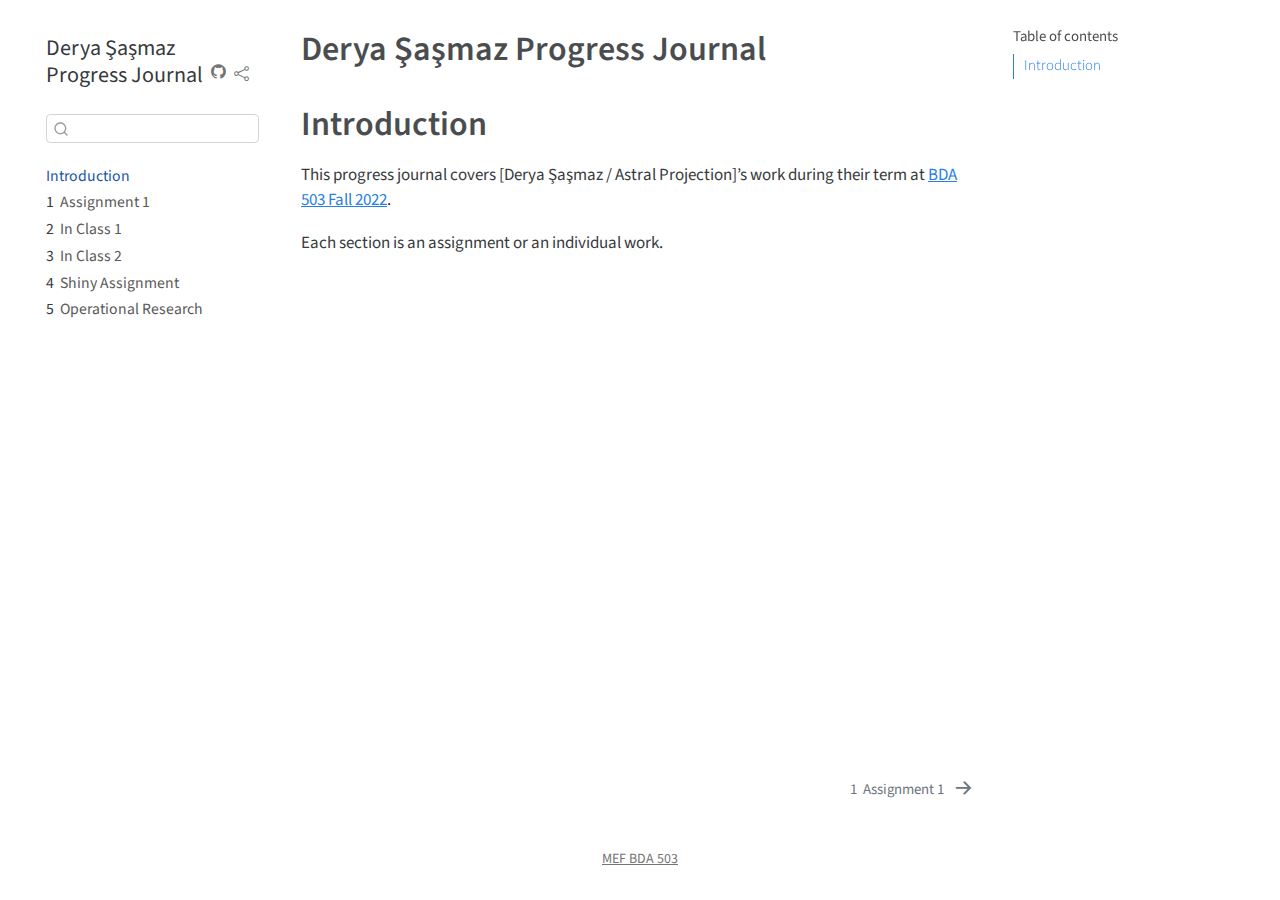
<file: docs/index.html>
<!DOCTYPE html>
<html xmlns="http://www.w3.org/1999/xhtml" lang="en" xml:lang="en"><head>

<meta charset="utf-8">
<meta name="generator" content="quarto-1.3.450">

<meta name="viewport" content="width=device-width, initial-scale=1.0, user-scalable=yes">


<title>Derya Şaşmaz Progress Journal</title>
<style>
code{white-space: pre-wrap;}
span.smallcaps{font-variant: small-caps;}
div.columns{display: flex; gap: min(4vw, 1.5em);}
div.column{flex: auto; overflow-x: auto;}
div.hanging-indent{margin-left: 1.5em; text-indent: -1.5em;}
ul.task-list{list-style: none;}
ul.task-list li input[type="checkbox"] {
  width: 0.8em;
  margin: 0 0.8em 0.2em -1em; /* quarto-specific, see https://github.com/quarto-dev/quarto-cli/issues/4556 */ 
  vertical-align: middle;
}
</style>


<script src="site_libs/quarto-nav/quarto-nav.js"></script>
<script src="site_libs/quarto-nav/headroom.min.js"></script>
<script src="site_libs/clipboard/clipboard.min.js"></script>
<script src="site_libs/quarto-search/autocomplete.umd.js"></script>
<script src="site_libs/quarto-search/fuse.min.js"></script>
<script src="site_libs/quarto-search/quarto-search.js"></script>
<meta name="quarto:offset" content="./">
<link href="./assignment1.html" rel="next">
<script src="site_libs/quarto-html/quarto.js"></script>
<script src="site_libs/quarto-html/popper.min.js"></script>
<script src="site_libs/quarto-html/tippy.umd.min.js"></script>
<script src="site_libs/quarto-html/anchor.min.js"></script>
<link href="site_libs/quarto-html/tippy.css" rel="stylesheet">
<link href="site_libs/quarto-html/quarto-syntax-highlighting.css" rel="stylesheet" id="quarto-text-highlighting-styles">
<script src="site_libs/bootstrap/bootstrap.min.js"></script>
<link href="site_libs/bootstrap/bootstrap-icons.css" rel="stylesheet">
<link href="site_libs/bootstrap/bootstrap.min.css" rel="stylesheet" id="quarto-bootstrap" data-mode="light">
<script id="quarto-search-options" type="application/json">{
  "location": "sidebar",
  "copy-button": false,
  "collapse-after": 3,
  "panel-placement": "start",
  "type": "textbox",
  "limit": 20,
  "language": {
    "search-no-results-text": "No results",
    "search-matching-documents-text": "matching documents",
    "search-copy-link-title": "Copy link to search",
    "search-hide-matches-text": "Hide additional matches",
    "search-more-match-text": "more match in this document",
    "search-more-matches-text": "more matches in this document",
    "search-clear-button-title": "Clear",
    "search-detached-cancel-button-title": "Cancel",
    "search-submit-button-title": "Submit",
    "search-label": "Search"
  }
}</script>


</head>

<body class="nav-sidebar floating">

<div id="quarto-search-results"></div>
  <header id="quarto-header" class="headroom fixed-top">
  <nav class="quarto-secondary-nav">
    <div class="container-fluid d-flex">
      <button type="button" class="quarto-btn-toggle btn" data-bs-toggle="collapse" data-bs-target="#quarto-sidebar,#quarto-sidebar-glass" aria-controls="quarto-sidebar" aria-expanded="false" aria-label="Toggle sidebar navigation" onclick="if (window.quartoToggleHeadroom) { window.quartoToggleHeadroom(); }">
        <i class="bi bi-layout-text-sidebar-reverse"></i>
      </button>
      <nav class="quarto-page-breadcrumbs" aria-label="breadcrumb"><ol class="breadcrumb"><li class="breadcrumb-item"><a href="./index.html">Introduction</a></li></ol></nav>
      <a class="flex-grow-1" role="button" data-bs-toggle="collapse" data-bs-target="#quarto-sidebar,#quarto-sidebar-glass" aria-controls="quarto-sidebar" aria-expanded="false" aria-label="Toggle sidebar navigation" onclick="if (window.quartoToggleHeadroom) { window.quartoToggleHeadroom(); }">      
      </a>
      <button type="button" class="btn quarto-search-button" aria-label="" onclick="window.quartoOpenSearch();">
        <i class="bi bi-search"></i>
      </button>
    </div>
  </nav>
</header>
<!-- content -->
<div id="quarto-content" class="quarto-container page-columns page-rows-contents page-layout-article">
<!-- sidebar -->
  <nav id="quarto-sidebar" class="sidebar collapse collapse-horizontal sidebar-navigation floating overflow-auto">
    <div class="pt-lg-2 mt-2 text-left sidebar-header">
    <div class="sidebar-title mb-0 py-0">
      <a href="./">Derya Şaşmaz Progress Journal</a> 
        <div class="sidebar-tools-main">
    <a href="https://github.com/pjournal/mef07-sasmazd" rel="" title="Source Code" class="quarto-navigation-tool px-1" aria-label="Source Code"><i class="bi bi-github"></i></a>
    <div class="dropdown">
      <a href="" title="Share" id="quarto-navigation-tool-dropdown-0" class="quarto-navigation-tool dropdown-toggle px-1" data-bs-toggle="dropdown" aria-expanded="false" aria-label="Share"><i class="bi bi-share"></i></a>
      <ul class="dropdown-menu" aria-labelledby="quarto-navigation-tool-dropdown-0">
          <li>
            <a class="dropdown-item sidebar-tools-main-item" href="https://twitter.com/intent/tweet?url=|url|">
              <i class="bi bi-bi-twitter pe-1"></i>
            Twitter
            </a>
          </li>
          <li>
            <a class="dropdown-item sidebar-tools-main-item" href="https://www.facebook.com/sharer/sharer.php?u=|url|">
              <i class="bi bi-bi-facebook pe-1"></i>
            Facebook
            </a>
          </li>
      </ul>
    </div>
</div>
    </div>
      </div>
        <div class="mt-2 flex-shrink-0 align-items-center">
        <div class="sidebar-search">
        <div id="quarto-search" class="" title="Search"></div>
        </div>
        </div>
    <div class="sidebar-menu-container"> 
    <ul class="list-unstyled mt-1">
        <li class="sidebar-item">
  <div class="sidebar-item-container"> 
  <a href="./index.html" class="sidebar-item-text sidebar-link active">
 <span class="menu-text">Introduction</span></a>
  </div>
</li>
        <li class="sidebar-item">
  <div class="sidebar-item-container"> 
  <a href="./assignment1.html" class="sidebar-item-text sidebar-link">
 <span class="menu-text"><span class="chapter-number">1</span>&nbsp; <span class="chapter-title">Assignment 1</span></span></a>
  </div>
</li>
        <li class="sidebar-item">
  <div class="sidebar-item-container"> 
  <a href="./inClass.html" class="sidebar-item-text sidebar-link">
 <span class="menu-text"><span class="chapter-number">2</span>&nbsp; <span class="chapter-title">In Class 1</span></span></a>
  </div>
</li>
        <li class="sidebar-item">
  <div class="sidebar-item-container"> 
  <a href="./inClass2.html" class="sidebar-item-text sidebar-link">
 <span class="menu-text"><span class="chapter-number">3</span>&nbsp; <span class="chapter-title">In Class 2</span></span></a>
  </div>
</li>
        <li class="sidebar-item">
  <div class="sidebar-item-container"> 
  <a href="./assignment_shiny.html" class="sidebar-item-text sidebar-link">
 <span class="menu-text"><span class="chapter-number">4</span>&nbsp; <span class="chapter-title">Shiny Assignment</span></span></a>
  </div>
</li>
        <li class="sidebar-item">
  <div class="sidebar-item-container"> 
  <a href="./OR.html" class="sidebar-item-text sidebar-link">
 <span class="menu-text"><span class="chapter-number">5</span>&nbsp; <span class="chapter-title">Operational Research</span></span></a>
  </div>
</li>
    </ul>
    </div>
</nav>
<div id="quarto-sidebar-glass" data-bs-toggle="collapse" data-bs-target="#quarto-sidebar,#quarto-sidebar-glass"></div>
<!-- margin-sidebar -->
    <div id="quarto-margin-sidebar" class="sidebar margin-sidebar">
        <nav id="TOC" role="doc-toc" class="toc-active">
    <h2 id="toc-title">Table of contents</h2>
   
  <ul>
  <li><a href="#introduction" id="toc-introduction" class="nav-link active" data-scroll-target="#introduction">Introduction</a></li>
  </ul>
</nav>
    </div>
<!-- main -->
<main class="content" id="quarto-document-content">

<header id="title-block-header" class="quarto-title-block default">
<div class="quarto-title">
<h1 class="title">Derya Şaşmaz Progress Journal</h1>
</div>



<div class="quarto-title-meta">

    
  
    
  </div>
  

</header>

<section id="introduction" class="level1 unnumbered">
<h1 class="unnumbered">Introduction</h1>
<!-- DO NOT TOUCH THIS PART EXCEPT FILLING YOUR OR YOUR GROUP's NAME -->
<p>This progress journal covers [Derya Şaşmaz / Astral Projection]’s work during their term at <a href="https://mef-bda503.github.io/fall22/">BDA 503 Fall 2022</a>.</p>
<p>Each section is an assignment or an individual work.</p>
<!-- IF THIS IS A GROUP UNCOMMENT BELOW -->
<!-- # Group Members

+ [Member 1](Member 1's Progress Journal URL with https://)  
+ [Member 2](Member 2's Progress Journal URL with https://)
+ [Member 3](Member 3's Progress Journal URL with https://)

# Group Project Details

Our group project is [PROJECT NAME]. [SHORT DESCRIPTION] -->


</section>

</main> <!-- /main -->
<script id="quarto-html-after-body" type="application/javascript">
window.document.addEventListener("DOMContentLoaded", function (event) {
  const toggleBodyColorMode = (bsSheetEl) => {
    const mode = bsSheetEl.getAttribute("data-mode");
    const bodyEl = window.document.querySelector("body");
    if (mode === "dark") {
      bodyEl.classList.add("quarto-dark");
      bodyEl.classList.remove("quarto-light");
    } else {
      bodyEl.classList.add("quarto-light");
      bodyEl.classList.remove("quarto-dark");
    }
  }
  const toggleBodyColorPrimary = () => {
    const bsSheetEl = window.document.querySelector("link#quarto-bootstrap");
    if (bsSheetEl) {
      toggleBodyColorMode(bsSheetEl);
    }
  }
  toggleBodyColorPrimary();  
  const icon = "";
  const anchorJS = new window.AnchorJS();
  anchorJS.options = {
    placement: 'right',
    icon: icon
  };
  anchorJS.add('.anchored');
  const isCodeAnnotation = (el) => {
    for (const clz of el.classList) {
      if (clz.startsWith('code-annotation-')) {                     
        return true;
      }
    }
    return false;
  }
  const clipboard = new window.ClipboardJS('.code-copy-button', {
    text: function(trigger) {
      const codeEl = trigger.previousElementSibling.cloneNode(true);
      for (const childEl of codeEl.children) {
        if (isCodeAnnotation(childEl)) {
          childEl.remove();
        }
      }
      return codeEl.innerText;
    }
  });
  clipboard.on('success', function(e) {
    // button target
    const button = e.trigger;
    // don't keep focus
    button.blur();
    // flash "checked"
    button.classList.add('code-copy-button-checked');
    var currentTitle = button.getAttribute("title");
    button.setAttribute("title", "Copied!");
    let tooltip;
    if (window.bootstrap) {
      button.setAttribute("data-bs-toggle", "tooltip");
      button.setAttribute("data-bs-placement", "left");
      button.setAttribute("data-bs-title", "Copied!");
      tooltip = new bootstrap.Tooltip(button, 
        { trigger: "manual", 
          customClass: "code-copy-button-tooltip",
          offset: [0, -8]});
      tooltip.show();    
    }
    setTimeout(function() {
      if (tooltip) {
        tooltip.hide();
        button.removeAttribute("data-bs-title");
        button.removeAttribute("data-bs-toggle");
        button.removeAttribute("data-bs-placement");
      }
      button.setAttribute("title", currentTitle);
      button.classList.remove('code-copy-button-checked');
    }, 1000);
    // clear code selection
    e.clearSelection();
  });
  function tippyHover(el, contentFn) {
    const config = {
      allowHTML: true,
      content: contentFn,
      maxWidth: 500,
      delay: 100,
      arrow: false,
      appendTo: function(el) {
          return el.parentElement;
      },
      interactive: true,
      interactiveBorder: 10,
      theme: 'quarto',
      placement: 'bottom-start'
    };
    window.tippy(el, config); 
  }
  const noterefs = window.document.querySelectorAll('a[role="doc-noteref"]');
  for (var i=0; i<noterefs.length; i++) {
    const ref = noterefs[i];
    tippyHover(ref, function() {
      // use id or data attribute instead here
      let href = ref.getAttribute('data-footnote-href') || ref.getAttribute('href');
      try { href = new URL(href).hash; } catch {}
      const id = href.replace(/^#\/?/, "");
      const note = window.document.getElementById(id);
      return note.innerHTML;
    });
  }
      let selectedAnnoteEl;
      const selectorForAnnotation = ( cell, annotation) => {
        let cellAttr = 'data-code-cell="' + cell + '"';
        let lineAttr = 'data-code-annotation="' +  annotation + '"';
        const selector = 'span[' + cellAttr + '][' + lineAttr + ']';
        return selector;
      }
      const selectCodeLines = (annoteEl) => {
        const doc = window.document;
        const targetCell = annoteEl.getAttribute("data-target-cell");
        const targetAnnotation = annoteEl.getAttribute("data-target-annotation");
        const annoteSpan = window.document.querySelector(selectorForAnnotation(targetCell, targetAnnotation));
        const lines = annoteSpan.getAttribute("data-code-lines").split(",");
        const lineIds = lines.map((line) => {
          return targetCell + "-" + line;
        })
        let top = null;
        let height = null;
        let parent = null;
        if (lineIds.length > 0) {
            //compute the position of the single el (top and bottom and make a div)
            const el = window.document.getElementById(lineIds[0]);
            top = el.offsetTop;
            height = el.offsetHeight;
            parent = el.parentElement.parentElement;
          if (lineIds.length > 1) {
            const lastEl = window.document.getElementById(lineIds[lineIds.length - 1]);
            const bottom = lastEl.offsetTop + lastEl.offsetHeight;
            height = bottom - top;
          }
          if (top !== null && height !== null && parent !== null) {
            // cook up a div (if necessary) and position it 
            let div = window.document.getElementById("code-annotation-line-highlight");
            if (div === null) {
              div = window.document.createElement("div");
              div.setAttribute("id", "code-annotation-line-highlight");
              div.style.position = 'absolute';
              parent.appendChild(div);
            }
            div.style.top = top - 2 + "px";
            div.style.height = height + 4 + "px";
            let gutterDiv = window.document.getElementById("code-annotation-line-highlight-gutter");
            if (gutterDiv === null) {
              gutterDiv = window.document.createElement("div");
              gutterDiv.setAttribute("id", "code-annotation-line-highlight-gutter");
              gutterDiv.style.position = 'absolute';
              const codeCell = window.document.getElementById(targetCell);
              const gutter = codeCell.querySelector('.code-annotation-gutter');
              gutter.appendChild(gutterDiv);
            }
            gutterDiv.style.top = top - 2 + "px";
            gutterDiv.style.height = height + 4 + "px";
          }
          selectedAnnoteEl = annoteEl;
        }
      };
      const unselectCodeLines = () => {
        const elementsIds = ["code-annotation-line-highlight", "code-annotation-line-highlight-gutter"];
        elementsIds.forEach((elId) => {
          const div = window.document.getElementById(elId);
          if (div) {
            div.remove();
          }
        });
        selectedAnnoteEl = undefined;
      };
      // Attach click handler to the DT
      const annoteDls = window.document.querySelectorAll('dt[data-target-cell]');
      for (const annoteDlNode of annoteDls) {
        annoteDlNode.addEventListener('click', (event) => {
          const clickedEl = event.target;
          if (clickedEl !== selectedAnnoteEl) {
            unselectCodeLines();
            const activeEl = window.document.querySelector('dt[data-target-cell].code-annotation-active');
            if (activeEl) {
              activeEl.classList.remove('code-annotation-active');
            }
            selectCodeLines(clickedEl);
            clickedEl.classList.add('code-annotation-active');
          } else {
            // Unselect the line
            unselectCodeLines();
            clickedEl.classList.remove('code-annotation-active');
          }
        });
      }
  const findCites = (el) => {
    const parentEl = el.parentElement;
    if (parentEl) {
      const cites = parentEl.dataset.cites;
      if (cites) {
        return {
          el,
          cites: cites.split(' ')
        };
      } else {
        return findCites(el.parentElement)
      }
    } else {
      return undefined;
    }
  };
  var bibliorefs = window.document.querySelectorAll('a[role="doc-biblioref"]');
  for (var i=0; i<bibliorefs.length; i++) {
    const ref = bibliorefs[i];
    const citeInfo = findCites(ref);
    if (citeInfo) {
      tippyHover(citeInfo.el, function() {
        var popup = window.document.createElement('div');
        citeInfo.cites.forEach(function(cite) {
          var citeDiv = window.document.createElement('div');
          citeDiv.classList.add('hanging-indent');
          citeDiv.classList.add('csl-entry');
          var biblioDiv = window.document.getElementById('ref-' + cite);
          if (biblioDiv) {
            citeDiv.innerHTML = biblioDiv.innerHTML;
          }
          popup.appendChild(citeDiv);
        });
        return popup.innerHTML;
      });
    }
  }
});
</script>
<nav class="page-navigation">
  <div class="nav-page nav-page-previous">
  </div>
  <div class="nav-page nav-page-next">
      <a href="./assignment1.html" class="pagination-link">
        <span class="nav-page-text"><span class="chapter-number">1</span>&nbsp; <span class="chapter-title">Assignment 1</span></span> <i class="bi bi-arrow-right-short"></i>
      </a>
  </div>
</nav>
</div> <!-- /content -->
<footer class="footer">
  <div class="nav-footer">
    <div class="nav-footer-left">
      &nbsp;
    </div>   
    <div class="nav-footer-center"><a href="https://mef-bda503.github.io">MEF BDA 503</a></div>
    <div class="nav-footer-right">
      &nbsp;
    </div>
  </div>
</footer>



</body></html>
</file>
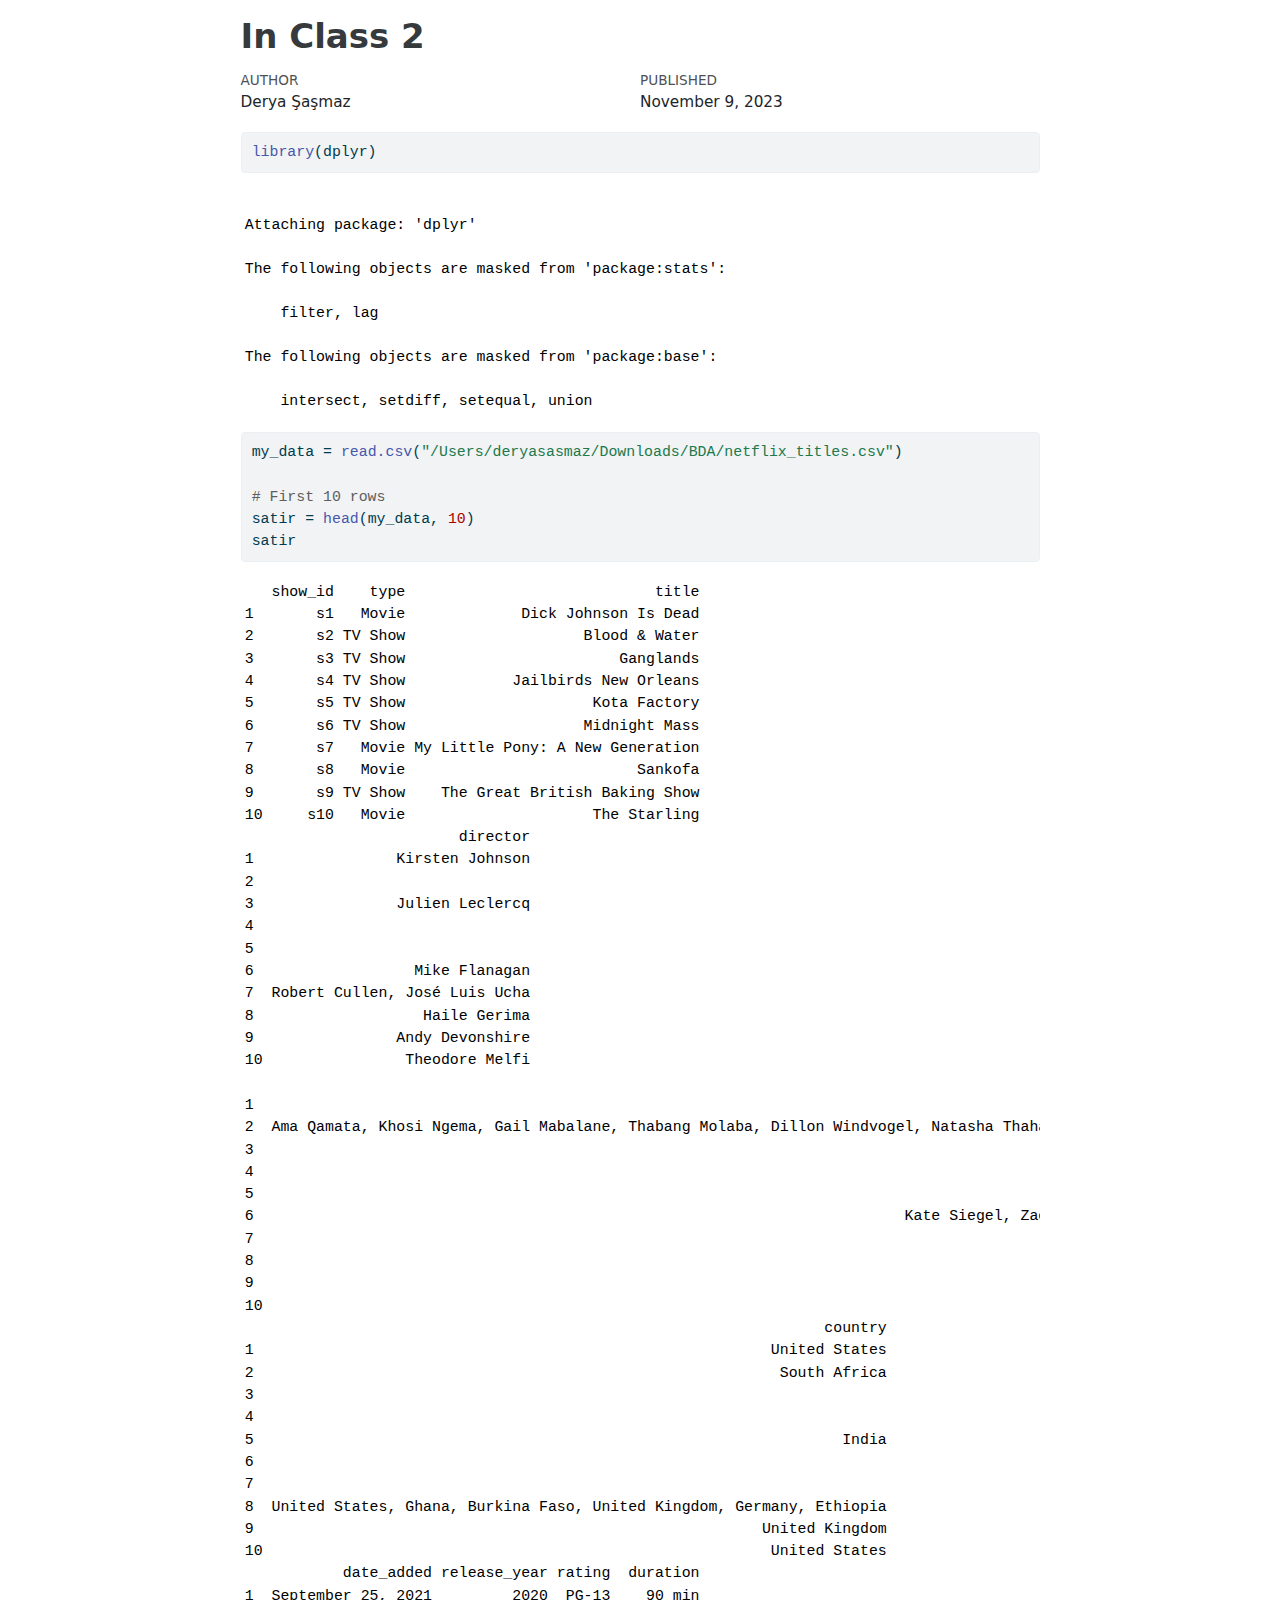
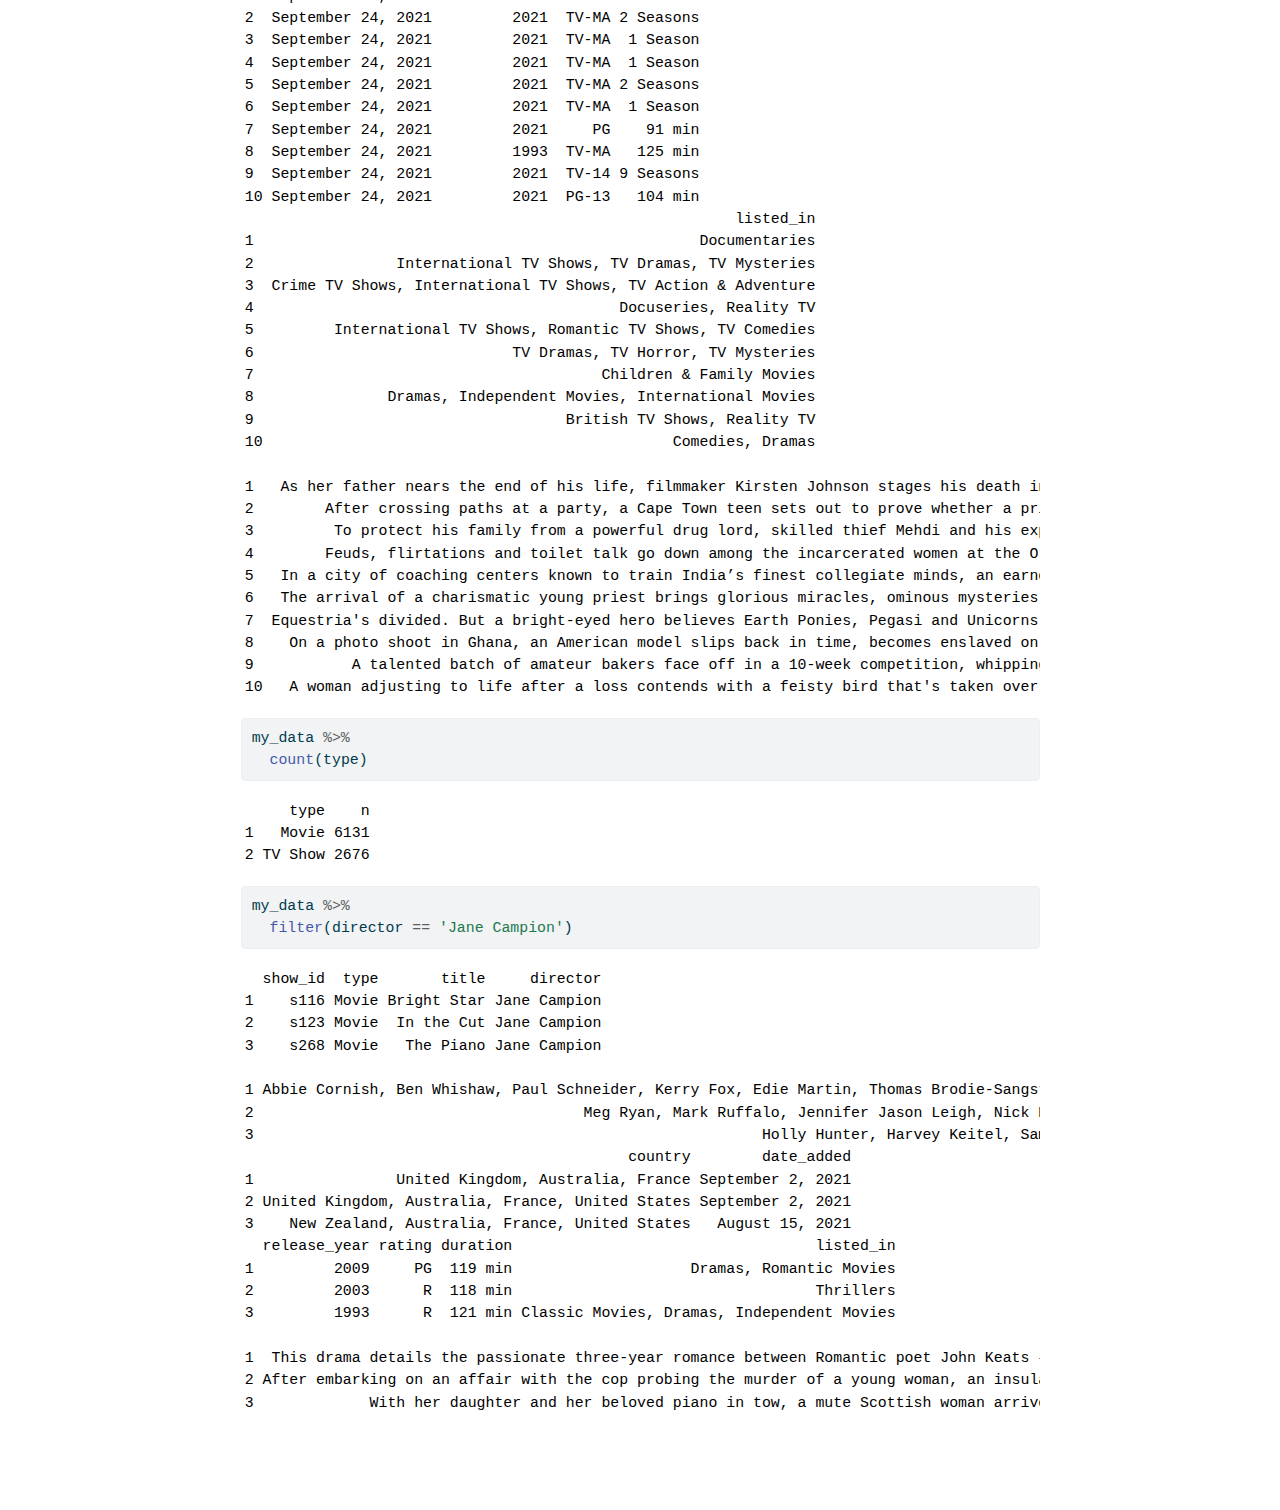
<file: inClass2.html>
<!DOCTYPE html>
<html xmlns="http://www.w3.org/1999/xhtml" lang="en" xml:lang="en"><head>

<meta charset="utf-8">
<meta name="generator" content="quarto-1.3.450">

<meta name="viewport" content="width=device-width, initial-scale=1.0, user-scalable=yes">

<meta name="author" content="Derya Şaşmaz">
<meta name="dcterms.date" content="2023-11-09">

<title>In Class 2</title>
<style>
code{white-space: pre-wrap;}
span.smallcaps{font-variant: small-caps;}
div.columns{display: flex; gap: min(4vw, 1.5em);}
div.column{flex: auto; overflow-x: auto;}
div.hanging-indent{margin-left: 1.5em; text-indent: -1.5em;}
ul.task-list{list-style: none;}
ul.task-list li input[type="checkbox"] {
  width: 0.8em;
  margin: 0 0.8em 0.2em -1em; /* quarto-specific, see https://github.com/quarto-dev/quarto-cli/issues/4556 */ 
  vertical-align: middle;
}
/* CSS for syntax highlighting */
pre > code.sourceCode { white-space: pre; position: relative; }
pre > code.sourceCode > span { display: inline-block; line-height: 1.25; }
pre > code.sourceCode > span:empty { height: 1.2em; }
.sourceCode { overflow: visible; }
code.sourceCode > span { color: inherit; text-decoration: inherit; }
div.sourceCode { margin: 1em 0; }
pre.sourceCode { margin: 0; }
@media screen {
div.sourceCode { overflow: auto; }
}
@media print {
pre > code.sourceCode { white-space: pre-wrap; }
pre > code.sourceCode > span { text-indent: -5em; padding-left: 5em; }
}
pre.numberSource code
  { counter-reset: source-line 0; }
pre.numberSource code > span
  { position: relative; left: -4em; counter-increment: source-line; }
pre.numberSource code > span > a:first-child::before
  { content: counter(source-line);
    position: relative; left: -1em; text-align: right; vertical-align: baseline;
    border: none; display: inline-block;
    -webkit-touch-callout: none; -webkit-user-select: none;
    -khtml-user-select: none; -moz-user-select: none;
    -ms-user-select: none; user-select: none;
    padding: 0 4px; width: 4em;
  }
pre.numberSource { margin-left: 3em;  padding-left: 4px; }
div.sourceCode
  {   }
@media screen {
pre > code.sourceCode > span > a:first-child::before { text-decoration: underline; }
}
</style>


<script src="inClass2_files/libs/clipboard/clipboard.min.js"></script>
<script src="inClass2_files/libs/quarto-html/quarto.js"></script>
<script src="inClass2_files/libs/quarto-html/popper.min.js"></script>
<script src="inClass2_files/libs/quarto-html/tippy.umd.min.js"></script>
<script src="inClass2_files/libs/quarto-html/anchor.min.js"></script>
<link href="inClass2_files/libs/quarto-html/tippy.css" rel="stylesheet">
<link href="inClass2_files/libs/quarto-html/quarto-syntax-highlighting.css" rel="stylesheet" id="quarto-text-highlighting-styles">
<script src="inClass2_files/libs/bootstrap/bootstrap.min.js"></script>
<link href="inClass2_files/libs/bootstrap/bootstrap-icons.css" rel="stylesheet">
<link href="inClass2_files/libs/bootstrap/bootstrap.min.css" rel="stylesheet" id="quarto-bootstrap" data-mode="light">


</head>

<body class="fullcontent">

<div id="quarto-content" class="page-columns page-rows-contents page-layout-article">

<main class="content" id="quarto-document-content">

<header id="title-block-header" class="quarto-title-block default">
<div class="quarto-title">
<h1 class="title">In Class 2</h1>
</div>



<div class="quarto-title-meta">

    <div>
    <div class="quarto-title-meta-heading">Author</div>
    <div class="quarto-title-meta-contents">
             <p>Derya Şaşmaz </p>
          </div>
  </div>
    
    <div>
    <div class="quarto-title-meta-heading">Published</div>
    <div class="quarto-title-meta-contents">
      <p class="date">November 9, 2023</p>
    </div>
  </div>
  
    
  </div>
  

</header>

<div class="cell">
<div class="sourceCode cell-code" id="cb1"><pre class="sourceCode r code-with-copy"><code class="sourceCode r"><span id="cb1-1"><a href="#cb1-1" aria-hidden="true" tabindex="-1"></a><span class="fu">library</span>(dplyr)</span></code><button title="Copy to Clipboard" class="code-copy-button"><i class="bi"></i></button></pre></div>
<div class="cell-output cell-output-stderr">
<pre><code>
Attaching package: 'dplyr'</code></pre>
</div>
<div class="cell-output cell-output-stderr">
<pre><code>The following objects are masked from 'package:stats':

    filter, lag</code></pre>
</div>
<div class="cell-output cell-output-stderr">
<pre><code>The following objects are masked from 'package:base':

    intersect, setdiff, setequal, union</code></pre>
</div>
<div class="sourceCode cell-code" id="cb5"><pre class="sourceCode r code-with-copy"><code class="sourceCode r"><span id="cb5-1"><a href="#cb5-1" aria-hidden="true" tabindex="-1"></a>my_data <span class="ot">=</span> <span class="fu">read.csv</span>(<span class="st">"/Users/deryasasmaz/Downloads/BDA/netflix_titles.csv"</span>)</span>
<span id="cb5-2"><a href="#cb5-2" aria-hidden="true" tabindex="-1"></a></span>
<span id="cb5-3"><a href="#cb5-3" aria-hidden="true" tabindex="-1"></a><span class="co"># First 10 rows</span></span>
<span id="cb5-4"><a href="#cb5-4" aria-hidden="true" tabindex="-1"></a>satir <span class="ot">=</span> <span class="fu">head</span>(my_data, <span class="dv">10</span>)</span>
<span id="cb5-5"><a href="#cb5-5" aria-hidden="true" tabindex="-1"></a>satir</span></code><button title="Copy to Clipboard" class="code-copy-button"><i class="bi"></i></button></pre></div>
<div class="cell-output cell-output-stdout">
<pre><code>   show_id    type                            title
1       s1   Movie             Dick Johnson Is Dead
2       s2 TV Show                    Blood &amp; Water
3       s3 TV Show                        Ganglands
4       s4 TV Show            Jailbirds New Orleans
5       s5 TV Show                     Kota Factory
6       s6 TV Show                    Midnight Mass
7       s7   Movie My Little Pony: A New Generation
8       s8   Movie                          Sankofa
9       s9 TV Show    The Great British Baking Show
10     s10   Movie                     The Starling
                        director
1                Kirsten Johnson
2                               
3                Julien Leclercq
4                               
5                               
6                  Mike Flanagan
7  Robert Cullen, José Luis Ucha
8                   Haile Gerima
9                Andy Devonshire
10                Theodore Melfi
                                                                                                                                                                                                                                                                                                              cast
1                                                                                                                                                                                                                                                                                                                 
2  Ama Qamata, Khosi Ngema, Gail Mabalane, Thabang Molaba, Dillon Windvogel, Natasha Thahane, Arno Greeff, Xolile Tshabalala, Getmore Sithole, Cindy Mahlangu, Ryle De Morny, Greteli Fincham, Sello Maake Ka-Ncube, Odwa Gwanya, Mekaila Mathys, Sandi Schultz, Duane Williams, Shamilla Miller, Patrick Mofokeng
3                                                                                                                                                              Sami Bouajila, Tracy Gotoas, Samuel Jouy, Nabiha Akkari, Sofia Lesaffre, Salim Kechiouche, Noureddine Farihi, Geert Van Rampelberg, Bakary Diombera
4                                                                                                                                                                                                                                                                                                                 
5                                                                                                                                                                                                         Mayur More, Jitendra Kumar, Ranjan Raj, Alam Khan, Ahsaas Channa, Revathi Pillai, Urvi Singh, Arun Kumar
6                                                                         Kate Siegel, Zach Gilford, Hamish Linklater, Henry Thomas, Kristin Lehman, Samantha Sloyan, Igby Rigney, Rahul Kohli, Annarah Cymone, Annabeth Gish, Alex Essoe, Rahul Abburi, Matt Biedel, Michael Trucco, Crystal Balint, Louis Oliver
7                                                                                                                                                                Vanessa Hudgens, Kimiko Glenn, James Marsden, Sofia Carson, Liza Koshy, Ken Jeong, Elizabeth Perkins, Jane Krakowski, Michael McKean, Phil LaMarr
8                                                                                                                                                                                                  Kofi Ghanaba, Oyafunmike Ogunlano, Alexandra Duah, Nick Medley, Mutabaruka, Afemo Omilami, Reggie Carter, Mzuri
9                                                                                                                                                                                                                                                            Mel Giedroyc, Sue Perkins, Mary Berry, Paul Hollywood
10                                                                                                                                          Melissa McCarthy, Chris O'Dowd, Kevin Kline, Timothy Olyphant, Daveed Diggs, Skyler Gisondo, Laura Harrier, Rosalind Chao, Kimberly Quinn, Loretta Devine, Ravi Kapoor
                                                                 country
1                                                          United States
2                                                           South Africa
3                                                                       
4                                                                       
5                                                                  India
6                                                                       
7                                                                       
8  United States, Ghana, Burkina Faso, United Kingdom, Germany, Ethiopia
9                                                         United Kingdom
10                                                         United States
           date_added release_year rating  duration
1  September 25, 2021         2020  PG-13    90 min
2  September 24, 2021         2021  TV-MA 2 Seasons
3  September 24, 2021         2021  TV-MA  1 Season
4  September 24, 2021         2021  TV-MA  1 Season
5  September 24, 2021         2021  TV-MA 2 Seasons
6  September 24, 2021         2021  TV-MA  1 Season
7  September 24, 2021         2021     PG    91 min
8  September 24, 2021         1993  TV-MA   125 min
9  September 24, 2021         2021  TV-14 9 Seasons
10 September 24, 2021         2021  PG-13   104 min
                                                       listed_in
1                                                  Documentaries
2                International TV Shows, TV Dramas, TV Mysteries
3  Crime TV Shows, International TV Shows, TV Action &amp; Adventure
4                                         Docuseries, Reality TV
5         International TV Shows, Romantic TV Shows, TV Comedies
6                             TV Dramas, TV Horror, TV Mysteries
7                                       Children &amp; Family Movies
8               Dramas, Independent Movies, International Movies
9                                   British TV Shows, Reality TV
10                                              Comedies, Dramas
                                                                                                                                                 description
1   As her father nears the end of his life, filmmaker Kirsten Johnson stages his death in inventive and comical ways to help them both face the inevitable.
2        After crossing paths at a party, a Cape Town teen sets out to prove whether a private-school swimming star is her sister who was abducted at birth.
3         To protect his family from a powerful drug lord, skilled thief Mehdi and his expert team of robbers are pulled into a violent and deadly turf war.
4        Feuds, flirtations and toilet talk go down among the incarcerated women at the Orleans Justice Center in New Orleans on this gritty reality series.
5   In a city of coaching centers known to train India’s finest collegiate minds, an earnest but unexceptional student and his friends navigate campus life.
6   The arrival of a charismatic young priest brings glorious miracles, ominous mysteries and renewed religious fervor to a dying town desperate to believe.
7  Equestria's divided. But a bright-eyed hero believes Earth Ponies, Pegasi and Unicorns should be pals — and, hoof to heart, she’s determined to prove it.
8    On a photo shoot in Ghana, an American model slips back in time, becomes enslaved on a plantation and bears witness to the agony of her ancestral past.
9           A talented batch of amateur bakers face off in a 10-week competition, whipping up their best dishes in the hopes of being named the U.K.'s best.
10   A woman adjusting to life after a loss contends with a feisty bird that's taken over her garden — and a husband who's struggling to find a way forward.</code></pre>
</div>
</div>
<div class="cell">
<div class="sourceCode cell-code" id="cb7"><pre class="sourceCode r code-with-copy"><code class="sourceCode r"><span id="cb7-1"><a href="#cb7-1" aria-hidden="true" tabindex="-1"></a>my_data <span class="sc">%&gt;%</span> </span>
<span id="cb7-2"><a href="#cb7-2" aria-hidden="true" tabindex="-1"></a>  <span class="fu">count</span>(type)</span></code><button title="Copy to Clipboard" class="code-copy-button"><i class="bi"></i></button></pre></div>
<div class="cell-output cell-output-stdout">
<pre><code>     type    n
1   Movie 6131
2 TV Show 2676</code></pre>
</div>
</div>
<div class="cell">
<div class="sourceCode cell-code" id="cb9"><pre class="sourceCode r code-with-copy"><code class="sourceCode r"><span id="cb9-1"><a href="#cb9-1" aria-hidden="true" tabindex="-1"></a>my_data <span class="sc">%&gt;%</span></span>
<span id="cb9-2"><a href="#cb9-2" aria-hidden="true" tabindex="-1"></a>  <span class="fu">filter</span>(director <span class="sc">==</span> <span class="st">'Jane Campion'</span>) </span></code><button title="Copy to Clipboard" class="code-copy-button"><i class="bi"></i></button></pre></div>
<div class="cell-output cell-output-stdout">
<pre><code>  show_id  type       title     director
1    s116 Movie Bright Star Jane Campion
2    s123 Movie  In the Cut Jane Campion
3    s268 Movie   The Piano Jane Campion
                                                                                                                                                                cast
1 Abbie Cornish, Ben Whishaw, Paul Schneider, Kerry Fox, Edie Martin, Thomas Brodie-Sangster, Claudie Blakley, Gerard Monaco, Antonia Campbell-Hughes, Samuel Roukin
2                                     Meg Ryan, Mark Ruffalo, Jennifer Jason Leigh, Nick Damici, Sharrieff Pugh, Kevin Bacon, Yaani King Mondschein, Heather Litteer
3                                                         Holly Hunter, Harvey Keitel, Sam Neill, Anna Paquin, Kerry Walker, Genevieve Lemon, Tungia Baker, Ian Mune
                                           country        date_added
1                United Kingdom, Australia, France September 2, 2021
2 United Kingdom, Australia, France, United States September 2, 2021
3    New Zealand, Australia, France, United States   August 15, 2021
  release_year rating duration                                  listed_in
1         2009     PG  119 min                    Dramas, Romantic Movies
2         2003      R  118 min                                  Thrillers
3         1993      R  121 min Classic Movies, Dramas, Independent Movies
                                                                                                                                            description
1  This drama details the passionate three-year romance between Romantic poet John Keats – who died tragically at age 25 – and his great love and muse.
2 After embarking on an affair with the cop probing the murder of a young woman, an insular schoolteacher suspects her lover was involved in the crime.
3             With her daughter and her beloved piano in tow, a mute Scottish woman arrives in New Zealand, where a gruff loner sets out to seduce her.</code></pre>
</div>
</div>

</main>
<!-- /main column -->
<script id="quarto-html-after-body" type="application/javascript">
window.document.addEventListener("DOMContentLoaded", function (event) {
  const toggleBodyColorMode = (bsSheetEl) => {
    const mode = bsSheetEl.getAttribute("data-mode");
    const bodyEl = window.document.querySelector("body");
    if (mode === "dark") {
      bodyEl.classList.add("quarto-dark");
      bodyEl.classList.remove("quarto-light");
    } else {
      bodyEl.classList.add("quarto-light");
      bodyEl.classList.remove("quarto-dark");
    }
  }
  const toggleBodyColorPrimary = () => {
    const bsSheetEl = window.document.querySelector("link#quarto-bootstrap");
    if (bsSheetEl) {
      toggleBodyColorMode(bsSheetEl);
    }
  }
  toggleBodyColorPrimary();  
  const icon = "";
  const anchorJS = new window.AnchorJS();
  anchorJS.options = {
    placement: 'right',
    icon: icon
  };
  anchorJS.add('.anchored');
  const isCodeAnnotation = (el) => {
    for (const clz of el.classList) {
      if (clz.startsWith('code-annotation-')) {                     
        return true;
      }
    }
    return false;
  }
  const clipboard = new window.ClipboardJS('.code-copy-button', {
    text: function(trigger) {
      const codeEl = trigger.previousElementSibling.cloneNode(true);
      for (const childEl of codeEl.children) {
        if (isCodeAnnotation(childEl)) {
          childEl.remove();
        }
      }
      return codeEl.innerText;
    }
  });
  clipboard.on('success', function(e) {
    // button target
    const button = e.trigger;
    // don't keep focus
    button.blur();
    // flash "checked"
    button.classList.add('code-copy-button-checked');
    var currentTitle = button.getAttribute("title");
    button.setAttribute("title", "Copied!");
    let tooltip;
    if (window.bootstrap) {
      button.setAttribute("data-bs-toggle", "tooltip");
      button.setAttribute("data-bs-placement", "left");
      button.setAttribute("data-bs-title", "Copied!");
      tooltip = new bootstrap.Tooltip(button, 
        { trigger: "manual", 
          customClass: "code-copy-button-tooltip",
          offset: [0, -8]});
      tooltip.show();    
    }
    setTimeout(function() {
      if (tooltip) {
        tooltip.hide();
        button.removeAttribute("data-bs-title");
        button.removeAttribute("data-bs-toggle");
        button.removeAttribute("data-bs-placement");
      }
      button.setAttribute("title", currentTitle);
      button.classList.remove('code-copy-button-checked');
    }, 1000);
    // clear code selection
    e.clearSelection();
  });
  function tippyHover(el, contentFn) {
    const config = {
      allowHTML: true,
      content: contentFn,
      maxWidth: 500,
      delay: 100,
      arrow: false,
      appendTo: function(el) {
          return el.parentElement;
      },
      interactive: true,
      interactiveBorder: 10,
      theme: 'quarto',
      placement: 'bottom-start'
    };
    window.tippy(el, config); 
  }
  const noterefs = window.document.querySelectorAll('a[role="doc-noteref"]');
  for (var i=0; i<noterefs.length; i++) {
    const ref = noterefs[i];
    tippyHover(ref, function() {
      // use id or data attribute instead here
      let href = ref.getAttribute('data-footnote-href') || ref.getAttribute('href');
      try { href = new URL(href).hash; } catch {}
      const id = href.replace(/^#\/?/, "");
      const note = window.document.getElementById(id);
      return note.innerHTML;
    });
  }
      let selectedAnnoteEl;
      const selectorForAnnotation = ( cell, annotation) => {
        let cellAttr = 'data-code-cell="' + cell + '"';
        let lineAttr = 'data-code-annotation="' +  annotation + '"';
        const selector = 'span[' + cellAttr + '][' + lineAttr + ']';
        return selector;
      }
      const selectCodeLines = (annoteEl) => {
        const doc = window.document;
        const targetCell = annoteEl.getAttribute("data-target-cell");
        const targetAnnotation = annoteEl.getAttribute("data-target-annotation");
        const annoteSpan = window.document.querySelector(selectorForAnnotation(targetCell, targetAnnotation));
        const lines = annoteSpan.getAttribute("data-code-lines").split(",");
        const lineIds = lines.map((line) => {
          return targetCell + "-" + line;
        })
        let top = null;
        let height = null;
        let parent = null;
        if (lineIds.length > 0) {
            //compute the position of the single el (top and bottom and make a div)
            const el = window.document.getElementById(lineIds[0]);
            top = el.offsetTop;
            height = el.offsetHeight;
            parent = el.parentElement.parentElement;
          if (lineIds.length > 1) {
            const lastEl = window.document.getElementById(lineIds[lineIds.length - 1]);
            const bottom = lastEl.offsetTop + lastEl.offsetHeight;
            height = bottom - top;
          }
          if (top !== null && height !== null && parent !== null) {
            // cook up a div (if necessary) and position it 
            let div = window.document.getElementById("code-annotation-line-highlight");
            if (div === null) {
              div = window.document.createElement("div");
              div.setAttribute("id", "code-annotation-line-highlight");
              div.style.position = 'absolute';
              parent.appendChild(div);
            }
            div.style.top = top - 2 + "px";
            div.style.height = height + 4 + "px";
            let gutterDiv = window.document.getElementById("code-annotation-line-highlight-gutter");
            if (gutterDiv === null) {
              gutterDiv = window.document.createElement("div");
              gutterDiv.setAttribute("id", "code-annotation-line-highlight-gutter");
              gutterDiv.style.position = 'absolute';
              const codeCell = window.document.getElementById(targetCell);
              const gutter = codeCell.querySelector('.code-annotation-gutter');
              gutter.appendChild(gutterDiv);
            }
            gutterDiv.style.top = top - 2 + "px";
            gutterDiv.style.height = height + 4 + "px";
          }
          selectedAnnoteEl = annoteEl;
        }
      };
      const unselectCodeLines = () => {
        const elementsIds = ["code-annotation-line-highlight", "code-annotation-line-highlight-gutter"];
        elementsIds.forEach((elId) => {
          const div = window.document.getElementById(elId);
          if (div) {
            div.remove();
          }
        });
        selectedAnnoteEl = undefined;
      };
      // Attach click handler to the DT
      const annoteDls = window.document.querySelectorAll('dt[data-target-cell]');
      for (const annoteDlNode of annoteDls) {
        annoteDlNode.addEventListener('click', (event) => {
          const clickedEl = event.target;
          if (clickedEl !== selectedAnnoteEl) {
            unselectCodeLines();
            const activeEl = window.document.querySelector('dt[data-target-cell].code-annotation-active');
            if (activeEl) {
              activeEl.classList.remove('code-annotation-active');
            }
            selectCodeLines(clickedEl);
            clickedEl.classList.add('code-annotation-active');
          } else {
            // Unselect the line
            unselectCodeLines();
            clickedEl.classList.remove('code-annotation-active');
          }
        });
      }
  const findCites = (el) => {
    const parentEl = el.parentElement;
    if (parentEl) {
      const cites = parentEl.dataset.cites;
      if (cites) {
        return {
          el,
          cites: cites.split(' ')
        };
      } else {
        return findCites(el.parentElement)
      }
    } else {
      return undefined;
    }
  };
  var bibliorefs = window.document.querySelectorAll('a[role="doc-biblioref"]');
  for (var i=0; i<bibliorefs.length; i++) {
    const ref = bibliorefs[i];
    const citeInfo = findCites(ref);
    if (citeInfo) {
      tippyHover(citeInfo.el, function() {
        var popup = window.document.createElement('div');
        citeInfo.cites.forEach(function(cite) {
          var citeDiv = window.document.createElement('div');
          citeDiv.classList.add('hanging-indent');
          citeDiv.classList.add('csl-entry');
          var biblioDiv = window.document.getElementById('ref-' + cite);
          if (biblioDiv) {
            citeDiv.innerHTML = biblioDiv.innerHTML;
          }
          popup.appendChild(citeDiv);
        });
        return popup.innerHTML;
      });
    }
  }
});
</script>
</div> <!-- /content -->



</body></html>
</file>
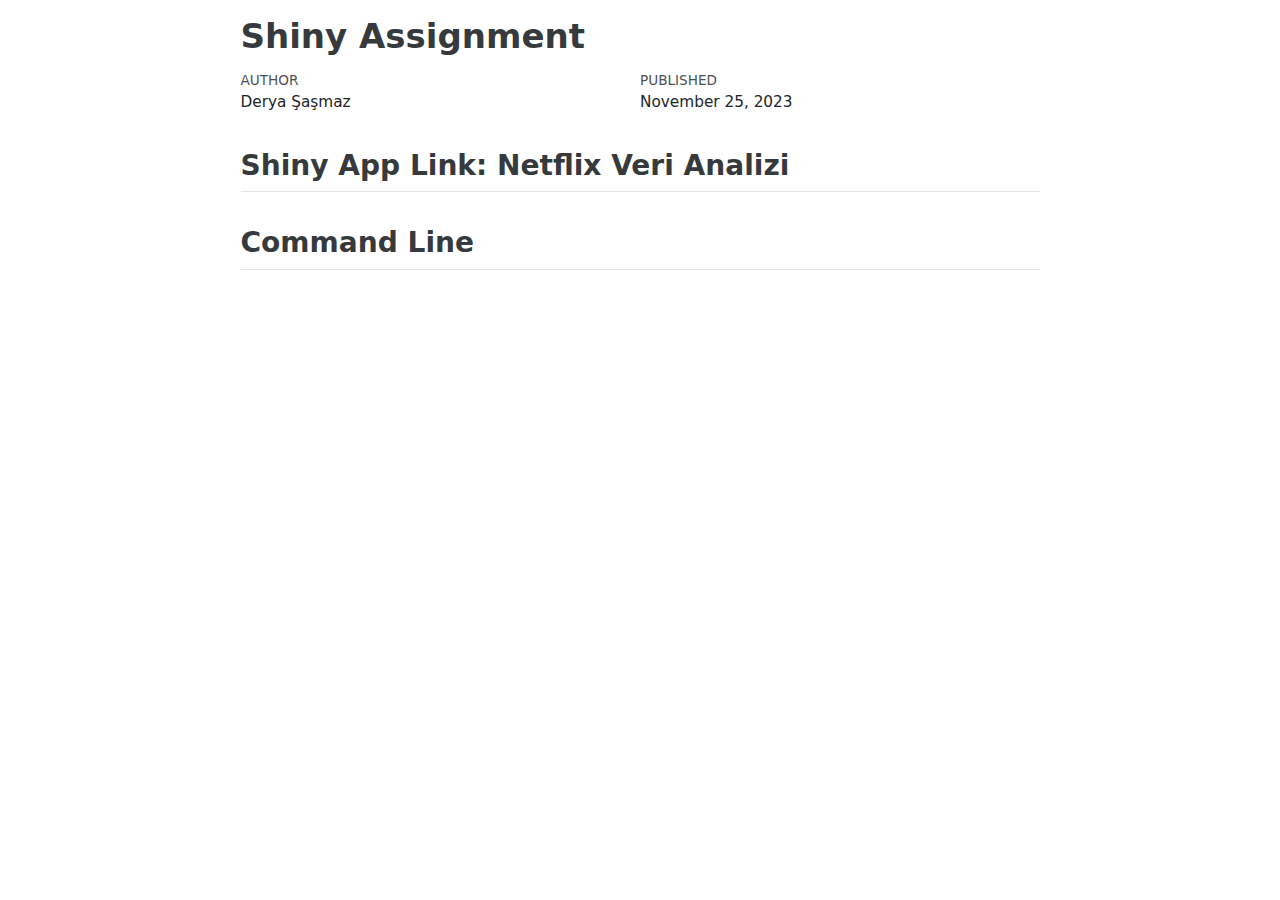
<file: Shiny Assignment.html>
<!DOCTYPE html>
<html xmlns="http://www.w3.org/1999/xhtml" lang="en" xml:lang="en"><head>

<meta charset="utf-8">
<meta name="generator" content="quarto-1.3.450">

<meta name="viewport" content="width=device-width, initial-scale=1.0, user-scalable=yes">

<meta name="author" content="Derya Şaşmaz">
<meta name="dcterms.date" content="2023-11-25">

<title>Shiny Assignment</title>
<style>
code{white-space: pre-wrap;}
span.smallcaps{font-variant: small-caps;}
div.columns{display: flex; gap: min(4vw, 1.5em);}
div.column{flex: auto; overflow-x: auto;}
div.hanging-indent{margin-left: 1.5em; text-indent: -1.5em;}
ul.task-list{list-style: none;}
ul.task-list li input[type="checkbox"] {
  width: 0.8em;
  margin: 0 0.8em 0.2em -1em; /* quarto-specific, see https://github.com/quarto-dev/quarto-cli/issues/4556 */ 
  vertical-align: middle;
}
</style>


<script src="Shiny Assignment_files/libs/clipboard/clipboard.min.js"></script>
<script src="Shiny Assignment_files/libs/quarto-html/quarto.js"></script>
<script src="Shiny Assignment_files/libs/quarto-html/popper.min.js"></script>
<script src="Shiny Assignment_files/libs/quarto-html/tippy.umd.min.js"></script>
<script src="Shiny Assignment_files/libs/quarto-html/anchor.min.js"></script>
<link href="Shiny Assignment_files/libs/quarto-html/tippy.css" rel="stylesheet">
<link href="Shiny Assignment_files/libs/quarto-html/quarto-syntax-highlighting.css" rel="stylesheet" id="quarto-text-highlighting-styles">
<script src="Shiny Assignment_files/libs/bootstrap/bootstrap.min.js"></script>
<link href="Shiny Assignment_files/libs/bootstrap/bootstrap-icons.css" rel="stylesheet">
<link href="Shiny Assignment_files/libs/bootstrap/bootstrap.min.css" rel="stylesheet" id="quarto-bootstrap" data-mode="light">


</head>

<body class="fullcontent">

<div id="quarto-content" class="page-columns page-rows-contents page-layout-article">

<main class="content" id="quarto-document-content">

<header id="title-block-header" class="quarto-title-block default">
<div class="quarto-title">
<h1 class="title">Shiny Assignment</h1>
</div>



<div class="quarto-title-meta">

    <div>
    <div class="quarto-title-meta-heading">Author</div>
    <div class="quarto-title-meta-contents">
             <p>Derya Şaşmaz </p>
          </div>
  </div>
    
    <div>
    <div class="quarto-title-meta-heading">Published</div>
    <div class="quarto-title-meta-contents">
      <p class="date">November 25, 2023</p>
    </div>
  </div>
  
    
  </div>
  

</header>

<section id="shiny-app-link-netflix-veri-analizi" class="level2">
<h2 class="anchored" data-anchor-id="shiny-app-link-netflix-veri-analizi">Shiny App Link: Netflix Veri Analizi</h2>
</section>
<section id="command-line" class="level2">
<h2 class="anchored" data-anchor-id="command-line">Command Line</h2>
</section>

</main>
<!-- /main column -->
<script id="quarto-html-after-body" type="application/javascript">
window.document.addEventListener("DOMContentLoaded", function (event) {
  const toggleBodyColorMode = (bsSheetEl) => {
    const mode = bsSheetEl.getAttribute("data-mode");
    const bodyEl = window.document.querySelector("body");
    if (mode === "dark") {
      bodyEl.classList.add("quarto-dark");
      bodyEl.classList.remove("quarto-light");
    } else {
      bodyEl.classList.add("quarto-light");
      bodyEl.classList.remove("quarto-dark");
    }
  }
  const toggleBodyColorPrimary = () => {
    const bsSheetEl = window.document.querySelector("link#quarto-bootstrap");
    if (bsSheetEl) {
      toggleBodyColorMode(bsSheetEl);
    }
  }
  toggleBodyColorPrimary();  
  const icon = "";
  const anchorJS = new window.AnchorJS();
  anchorJS.options = {
    placement: 'right',
    icon: icon
  };
  anchorJS.add('.anchored');
  const isCodeAnnotation = (el) => {
    for (const clz of el.classList) {
      if (clz.startsWith('code-annotation-')) {                     
        return true;
      }
    }
    return false;
  }
  const clipboard = new window.ClipboardJS('.code-copy-button', {
    text: function(trigger) {
      const codeEl = trigger.previousElementSibling.cloneNode(true);
      for (const childEl of codeEl.children) {
        if (isCodeAnnotation(childEl)) {
          childEl.remove();
        }
      }
      return codeEl.innerText;
    }
  });
  clipboard.on('success', function(e) {
    // button target
    const button = e.trigger;
    // don't keep focus
    button.blur();
    // flash "checked"
    button.classList.add('code-copy-button-checked');
    var currentTitle = button.getAttribute("title");
    button.setAttribute("title", "Copied!");
    let tooltip;
    if (window.bootstrap) {
      button.setAttribute("data-bs-toggle", "tooltip");
      button.setAttribute("data-bs-placement", "left");
      button.setAttribute("data-bs-title", "Copied!");
      tooltip = new bootstrap.Tooltip(button, 
        { trigger: "manual", 
          customClass: "code-copy-button-tooltip",
          offset: [0, -8]});
      tooltip.show();    
    }
    setTimeout(function() {
      if (tooltip) {
        tooltip.hide();
        button.removeAttribute("data-bs-title");
        button.removeAttribute("data-bs-toggle");
        button.removeAttribute("data-bs-placement");
      }
      button.setAttribute("title", currentTitle);
      button.classList.remove('code-copy-button-checked');
    }, 1000);
    // clear code selection
    e.clearSelection();
  });
  function tippyHover(el, contentFn) {
    const config = {
      allowHTML: true,
      content: contentFn,
      maxWidth: 500,
      delay: 100,
      arrow: false,
      appendTo: function(el) {
          return el.parentElement;
      },
      interactive: true,
      interactiveBorder: 10,
      theme: 'quarto',
      placement: 'bottom-start'
    };
    window.tippy(el, config); 
  }
  const noterefs = window.document.querySelectorAll('a[role="doc-noteref"]');
  for (var i=0; i<noterefs.length; i++) {
    const ref = noterefs[i];
    tippyHover(ref, function() {
      // use id or data attribute instead here
      let href = ref.getAttribute('data-footnote-href') || ref.getAttribute('href');
      try { href = new URL(href).hash; } catch {}
      const id = href.replace(/^#\/?/, "");
      const note = window.document.getElementById(id);
      return note.innerHTML;
    });
  }
      let selectedAnnoteEl;
      const selectorForAnnotation = ( cell, annotation) => {
        let cellAttr = 'data-code-cell="' + cell + '"';
        let lineAttr = 'data-code-annotation="' +  annotation + '"';
        const selector = 'span[' + cellAttr + '][' + lineAttr + ']';
        return selector;
      }
      const selectCodeLines = (annoteEl) => {
        const doc = window.document;
        const targetCell = annoteEl.getAttribute("data-target-cell");
        const targetAnnotation = annoteEl.getAttribute("data-target-annotation");
        const annoteSpan = window.document.querySelector(selectorForAnnotation(targetCell, targetAnnotation));
        const lines = annoteSpan.getAttribute("data-code-lines").split(",");
        const lineIds = lines.map((line) => {
          return targetCell + "-" + line;
        })
        let top = null;
        let height = null;
        let parent = null;
        if (lineIds.length > 0) {
            //compute the position of the single el (top and bottom and make a div)
            const el = window.document.getElementById(lineIds[0]);
            top = el.offsetTop;
            height = el.offsetHeight;
            parent = el.parentElement.parentElement;
          if (lineIds.length > 1) {
            const lastEl = window.document.getElementById(lineIds[lineIds.length - 1]);
            const bottom = lastEl.offsetTop + lastEl.offsetHeight;
            height = bottom - top;
          }
          if (top !== null && height !== null && parent !== null) {
            // cook up a div (if necessary) and position it 
            let div = window.document.getElementById("code-annotation-line-highlight");
            if (div === null) {
              div = window.document.createElement("div");
              div.setAttribute("id", "code-annotation-line-highlight");
              div.style.position = 'absolute';
              parent.appendChild(div);
            }
            div.style.top = top - 2 + "px";
            div.style.height = height + 4 + "px";
            let gutterDiv = window.document.getElementById("code-annotation-line-highlight-gutter");
            if (gutterDiv === null) {
              gutterDiv = window.document.createElement("div");
              gutterDiv.setAttribute("id", "code-annotation-line-highlight-gutter");
              gutterDiv.style.position = 'absolute';
              const codeCell = window.document.getElementById(targetCell);
              const gutter = codeCell.querySelector('.code-annotation-gutter');
              gutter.appendChild(gutterDiv);
            }
            gutterDiv.style.top = top - 2 + "px";
            gutterDiv.style.height = height + 4 + "px";
          }
          selectedAnnoteEl = annoteEl;
        }
      };
      const unselectCodeLines = () => {
        const elementsIds = ["code-annotation-line-highlight", "code-annotation-line-highlight-gutter"];
        elementsIds.forEach((elId) => {
          const div = window.document.getElementById(elId);
          if (div) {
            div.remove();
          }
        });
        selectedAnnoteEl = undefined;
      };
      // Attach click handler to the DT
      const annoteDls = window.document.querySelectorAll('dt[data-target-cell]');
      for (const annoteDlNode of annoteDls) {
        annoteDlNode.addEventListener('click', (event) => {
          const clickedEl = event.target;
          if (clickedEl !== selectedAnnoteEl) {
            unselectCodeLines();
            const activeEl = window.document.querySelector('dt[data-target-cell].code-annotation-active');
            if (activeEl) {
              activeEl.classList.remove('code-annotation-active');
            }
            selectCodeLines(clickedEl);
            clickedEl.classList.add('code-annotation-active');
          } else {
            // Unselect the line
            unselectCodeLines();
            clickedEl.classList.remove('code-annotation-active');
          }
        });
      }
  const findCites = (el) => {
    const parentEl = el.parentElement;
    if (parentEl) {
      const cites = parentEl.dataset.cites;
      if (cites) {
        return {
          el,
          cites: cites.split(' ')
        };
      } else {
        return findCites(el.parentElement)
      }
    } else {
      return undefined;
    }
  };
  var bibliorefs = window.document.querySelectorAll('a[role="doc-biblioref"]');
  for (var i=0; i<bibliorefs.length; i++) {
    const ref = bibliorefs[i];
    const citeInfo = findCites(ref);
    if (citeInfo) {
      tippyHover(citeInfo.el, function() {
        var popup = window.document.createElement('div');
        citeInfo.cites.forEach(function(cite) {
          var citeDiv = window.document.createElement('div');
          citeDiv.classList.add('hanging-indent');
          citeDiv.classList.add('csl-entry');
          var biblioDiv = window.document.getElementById('ref-' + cite);
          if (biblioDiv) {
            citeDiv.innerHTML = biblioDiv.innerHTML;
          }
          popup.appendChild(citeDiv);
        });
        return popup.innerHTML;
      });
    }
  }
});
</script>
</div> <!-- /content -->



</body></html>
</file>
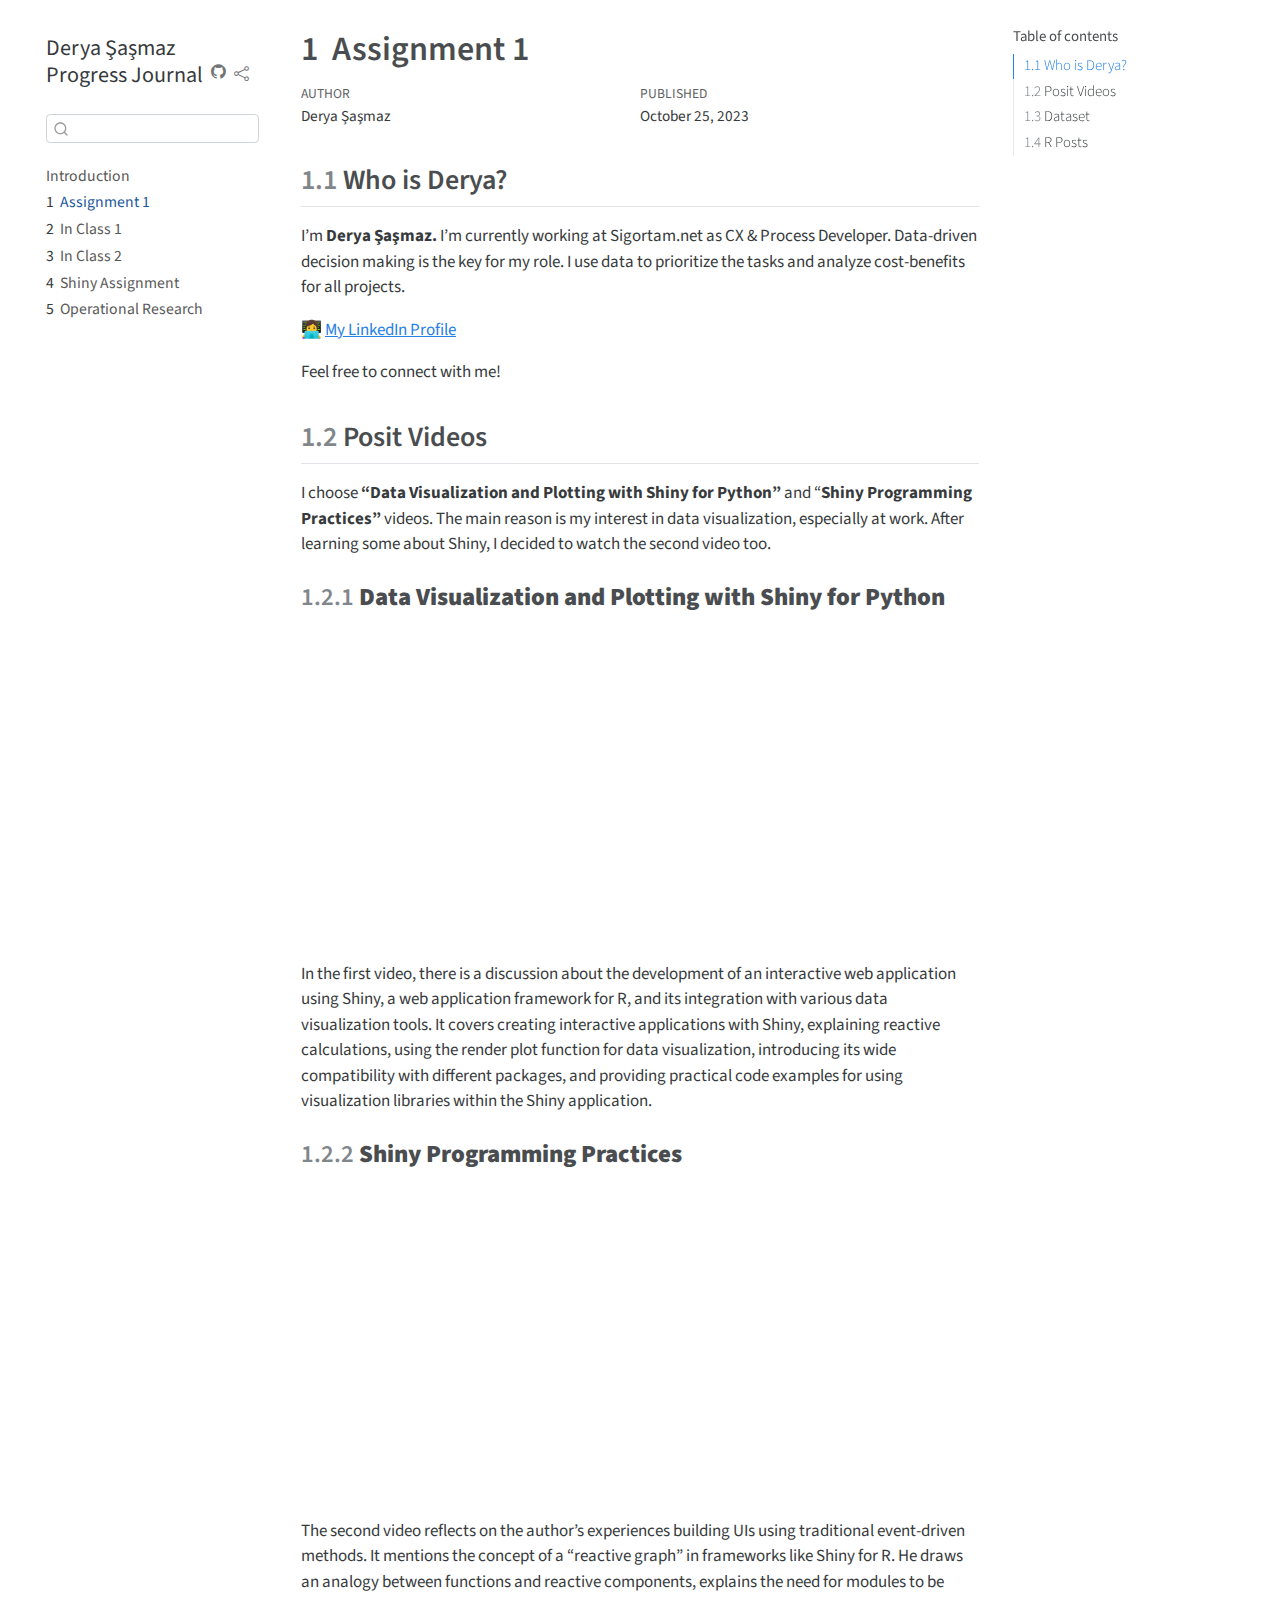
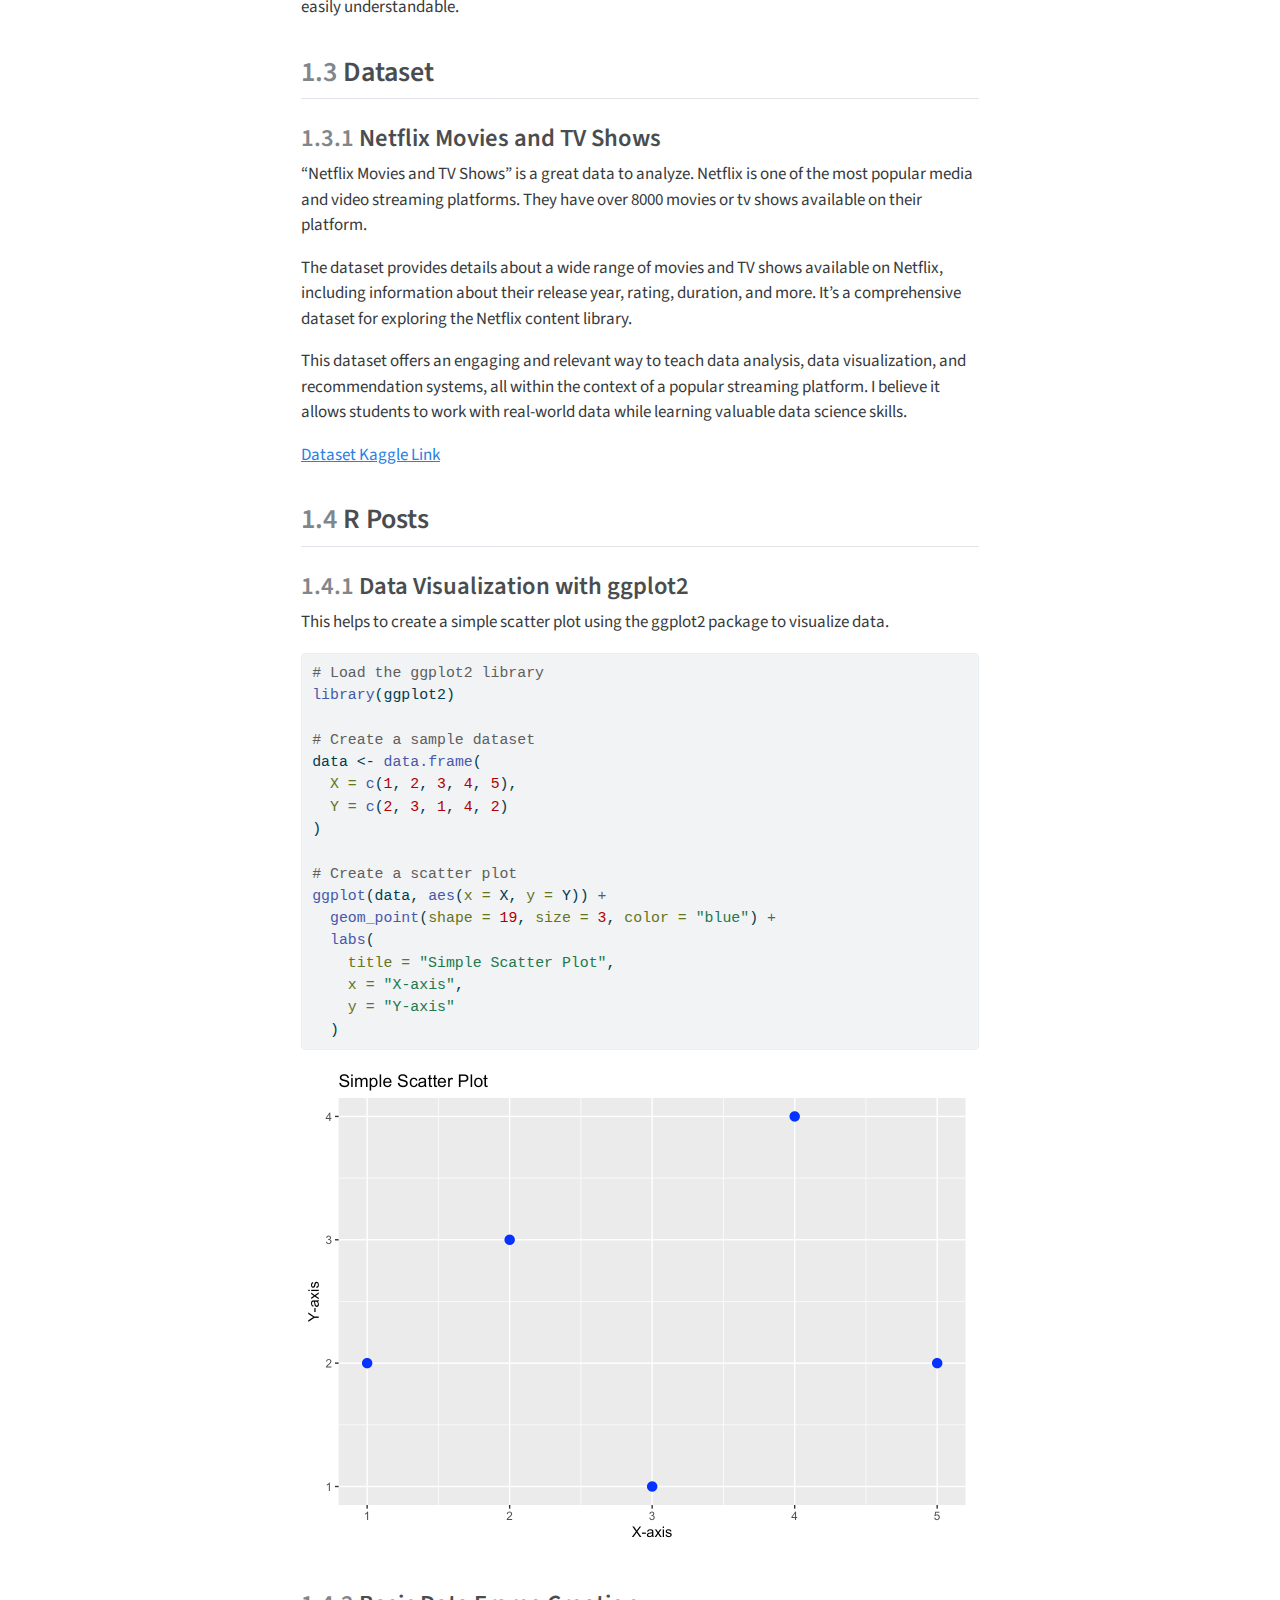
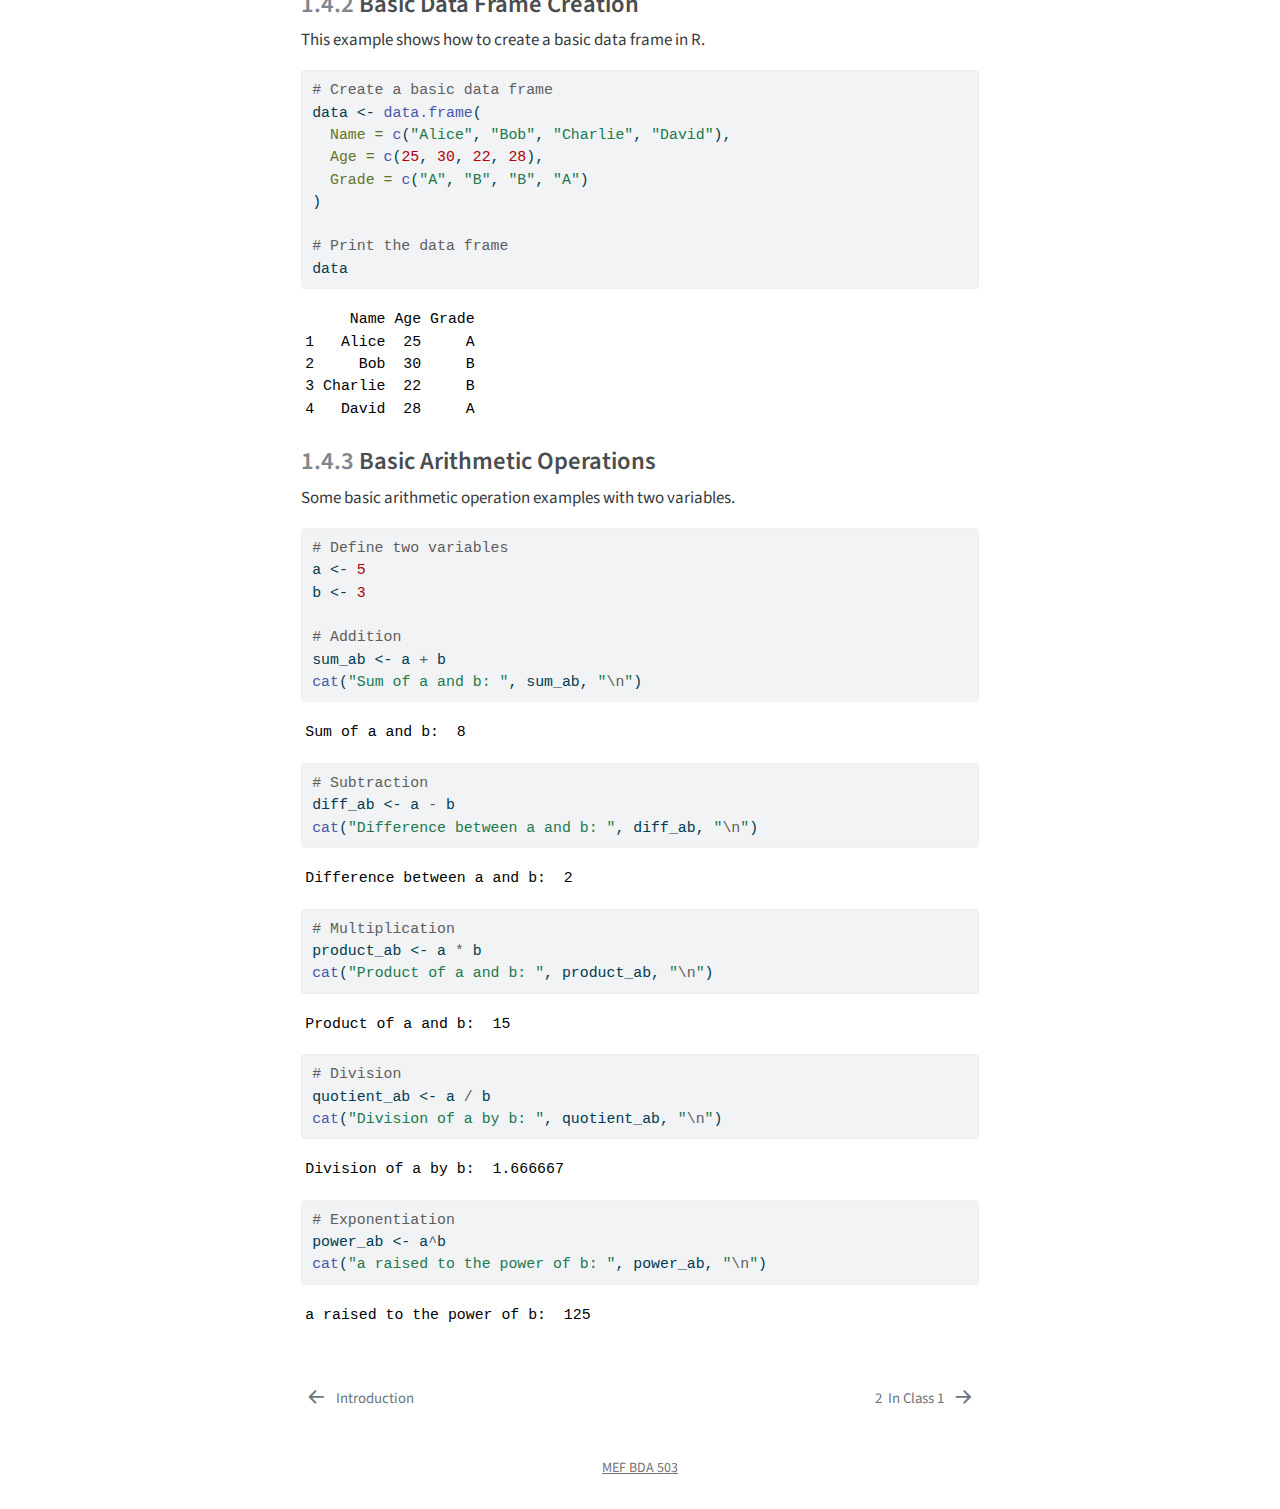
<file: docs/assignment1.html>
<!DOCTYPE html>
<html xmlns="http://www.w3.org/1999/xhtml" lang="en" xml:lang="en"><head>

<meta charset="utf-8">
<meta name="generator" content="quarto-1.3.450">

<meta name="viewport" content="width=device-width, initial-scale=1.0, user-scalable=yes">

<meta name="author" content="Derya Şaşmaz">
<meta name="dcterms.date" content="2023-10-25">

<title>Derya Şaşmaz Progress Journal - 1&nbsp; Assignment 1</title>
<style>
code{white-space: pre-wrap;}
span.smallcaps{font-variant: small-caps;}
div.columns{display: flex; gap: min(4vw, 1.5em);}
div.column{flex: auto; overflow-x: auto;}
div.hanging-indent{margin-left: 1.5em; text-indent: -1.5em;}
ul.task-list{list-style: none;}
ul.task-list li input[type="checkbox"] {
  width: 0.8em;
  margin: 0 0.8em 0.2em -1em; /* quarto-specific, see https://github.com/quarto-dev/quarto-cli/issues/4556 */ 
  vertical-align: middle;
}
/* CSS for syntax highlighting */
pre > code.sourceCode { white-space: pre; position: relative; }
pre > code.sourceCode > span { display: inline-block; line-height: 1.25; }
pre > code.sourceCode > span:empty { height: 1.2em; }
.sourceCode { overflow: visible; }
code.sourceCode > span { color: inherit; text-decoration: inherit; }
div.sourceCode { margin: 1em 0; }
pre.sourceCode { margin: 0; }
@media screen {
div.sourceCode { overflow: auto; }
}
@media print {
pre > code.sourceCode { white-space: pre-wrap; }
pre > code.sourceCode > span { text-indent: -5em; padding-left: 5em; }
}
pre.numberSource code
  { counter-reset: source-line 0; }
pre.numberSource code > span
  { position: relative; left: -4em; counter-increment: source-line; }
pre.numberSource code > span > a:first-child::before
  { content: counter(source-line);
    position: relative; left: -1em; text-align: right; vertical-align: baseline;
    border: none; display: inline-block;
    -webkit-touch-callout: none; -webkit-user-select: none;
    -khtml-user-select: none; -moz-user-select: none;
    -ms-user-select: none; user-select: none;
    padding: 0 4px; width: 4em;
  }
pre.numberSource { margin-left: 3em;  padding-left: 4px; }
div.sourceCode
  {   }
@media screen {
pre > code.sourceCode > span > a:first-child::before { text-decoration: underline; }
}
</style>


<script src="site_libs/quarto-nav/quarto-nav.js"></script>
<script src="site_libs/quarto-nav/headroom.min.js"></script>
<script src="site_libs/clipboard/clipboard.min.js"></script>
<script src="site_libs/quarto-search/autocomplete.umd.js"></script>
<script src="site_libs/quarto-search/fuse.min.js"></script>
<script src="site_libs/quarto-search/quarto-search.js"></script>
<meta name="quarto:offset" content="./">
<link href="./inClass.html" rel="next">
<link href="./index.html" rel="prev">
<script src="site_libs/quarto-html/quarto.js"></script>
<script src="site_libs/quarto-html/popper.min.js"></script>
<script src="site_libs/quarto-html/tippy.umd.min.js"></script>
<script src="site_libs/quarto-html/anchor.min.js"></script>
<link href="site_libs/quarto-html/tippy.css" rel="stylesheet">
<link href="site_libs/quarto-html/quarto-syntax-highlighting.css" rel="stylesheet" id="quarto-text-highlighting-styles">
<script src="site_libs/bootstrap/bootstrap.min.js"></script>
<link href="site_libs/bootstrap/bootstrap-icons.css" rel="stylesheet">
<link href="site_libs/bootstrap/bootstrap.min.css" rel="stylesheet" id="quarto-bootstrap" data-mode="light">
<script id="quarto-search-options" type="application/json">{
  "location": "sidebar",
  "copy-button": false,
  "collapse-after": 3,
  "panel-placement": "start",
  "type": "textbox",
  "limit": 20,
  "language": {
    "search-no-results-text": "No results",
    "search-matching-documents-text": "matching documents",
    "search-copy-link-title": "Copy link to search",
    "search-hide-matches-text": "Hide additional matches",
    "search-more-match-text": "more match in this document",
    "search-more-matches-text": "more matches in this document",
    "search-clear-button-title": "Clear",
    "search-detached-cancel-button-title": "Cancel",
    "search-submit-button-title": "Submit",
    "search-label": "Search"
  }
}</script>


</head>

<body class="nav-sidebar floating">

<div id="quarto-search-results"></div>
  <header id="quarto-header" class="headroom fixed-top">
  <nav class="quarto-secondary-nav">
    <div class="container-fluid d-flex">
      <button type="button" class="quarto-btn-toggle btn" data-bs-toggle="collapse" data-bs-target="#quarto-sidebar,#quarto-sidebar-glass" aria-controls="quarto-sidebar" aria-expanded="false" aria-label="Toggle sidebar navigation" onclick="if (window.quartoToggleHeadroom) { window.quartoToggleHeadroom(); }">
        <i class="bi bi-layout-text-sidebar-reverse"></i>
      </button>
      <nav class="quarto-page-breadcrumbs" aria-label="breadcrumb"><ol class="breadcrumb"><li class="breadcrumb-item"><a href="./assignment1.html"><span class="chapter-number">1</span>&nbsp; <span class="chapter-title">Assignment 1</span></a></li></ol></nav>
      <a class="flex-grow-1" role="button" data-bs-toggle="collapse" data-bs-target="#quarto-sidebar,#quarto-sidebar-glass" aria-controls="quarto-sidebar" aria-expanded="false" aria-label="Toggle sidebar navigation" onclick="if (window.quartoToggleHeadroom) { window.quartoToggleHeadroom(); }">      
      </a>
      <button type="button" class="btn quarto-search-button" aria-label="" onclick="window.quartoOpenSearch();">
        <i class="bi bi-search"></i>
      </button>
    </div>
  </nav>
</header>
<!-- content -->
<div id="quarto-content" class="quarto-container page-columns page-rows-contents page-layout-article">
<!-- sidebar -->
  <nav id="quarto-sidebar" class="sidebar collapse collapse-horizontal sidebar-navigation floating overflow-auto">
    <div class="pt-lg-2 mt-2 text-left sidebar-header">
    <div class="sidebar-title mb-0 py-0">
      <a href="./">Derya Şaşmaz Progress Journal</a> 
        <div class="sidebar-tools-main">
    <a href="https://github.com/pjournal/mef07-sasmazd" rel="" title="Source Code" class="quarto-navigation-tool px-1" aria-label="Source Code"><i class="bi bi-github"></i></a>
    <div class="dropdown">
      <a href="" title="Share" id="quarto-navigation-tool-dropdown-0" class="quarto-navigation-tool dropdown-toggle px-1" data-bs-toggle="dropdown" aria-expanded="false" aria-label="Share"><i class="bi bi-share"></i></a>
      <ul class="dropdown-menu" aria-labelledby="quarto-navigation-tool-dropdown-0">
          <li>
            <a class="dropdown-item sidebar-tools-main-item" href="https://twitter.com/intent/tweet?url=|url|">
              <i class="bi bi-bi-twitter pe-1"></i>
            Twitter
            </a>
          </li>
          <li>
            <a class="dropdown-item sidebar-tools-main-item" href="https://www.facebook.com/sharer/sharer.php?u=|url|">
              <i class="bi bi-bi-facebook pe-1"></i>
            Facebook
            </a>
          </li>
      </ul>
    </div>
</div>
    </div>
      </div>
        <div class="mt-2 flex-shrink-0 align-items-center">
        <div class="sidebar-search">
        <div id="quarto-search" class="" title="Search"></div>
        </div>
        </div>
    <div class="sidebar-menu-container"> 
    <ul class="list-unstyled mt-1">
        <li class="sidebar-item">
  <div class="sidebar-item-container"> 
  <a href="./index.html" class="sidebar-item-text sidebar-link">
 <span class="menu-text">Introduction</span></a>
  </div>
</li>
        <li class="sidebar-item">
  <div class="sidebar-item-container"> 
  <a href="./assignment1.html" class="sidebar-item-text sidebar-link active">
 <span class="menu-text"><span class="chapter-number">1</span>&nbsp; <span class="chapter-title">Assignment 1</span></span></a>
  </div>
</li>
        <li class="sidebar-item">
  <div class="sidebar-item-container"> 
  <a href="./inClass.html" class="sidebar-item-text sidebar-link">
 <span class="menu-text"><span class="chapter-number">2</span>&nbsp; <span class="chapter-title">In Class 1</span></span></a>
  </div>
</li>
        <li class="sidebar-item">
  <div class="sidebar-item-container"> 
  <a href="./inClass2.html" class="sidebar-item-text sidebar-link">
 <span class="menu-text"><span class="chapter-number">3</span>&nbsp; <span class="chapter-title">In Class 2</span></span></a>
  </div>
</li>
        <li class="sidebar-item">
  <div class="sidebar-item-container"> 
  <a href="./assignment_shiny.html" class="sidebar-item-text sidebar-link">
 <span class="menu-text"><span class="chapter-number">4</span>&nbsp; <span class="chapter-title">Shiny Assignment</span></span></a>
  </div>
</li>
        <li class="sidebar-item">
  <div class="sidebar-item-container"> 
  <a href="./OR.html" class="sidebar-item-text sidebar-link">
 <span class="menu-text"><span class="chapter-number">5</span>&nbsp; <span class="chapter-title">Operational Research</span></span></a>
  </div>
</li>
    </ul>
    </div>
</nav>
<div id="quarto-sidebar-glass" data-bs-toggle="collapse" data-bs-target="#quarto-sidebar,#quarto-sidebar-glass"></div>
<!-- margin-sidebar -->
    <div id="quarto-margin-sidebar" class="sidebar margin-sidebar">
        <nav id="TOC" role="doc-toc" class="toc-active">
    <h2 id="toc-title">Table of contents</h2>
   
  <ul>
  <li><a href="#who-is-derya" id="toc-who-is-derya" class="nav-link active" data-scroll-target="#who-is-derya"><span class="header-section-number">1.1</span> Who is Derya?</a></li>
  <li><a href="#posit-videos" id="toc-posit-videos" class="nav-link" data-scroll-target="#posit-videos"><span class="header-section-number">1.2</span> Posit Videos</a>
  <ul class="collapse">
  <li><a href="#data-visualization-and-plotting-with-shiny-for-python" id="toc-data-visualization-and-plotting-with-shiny-for-python" class="nav-link" data-scroll-target="#data-visualization-and-plotting-with-shiny-for-python"><span class="header-section-number">1.2.1</span> <strong>Data Visualization and Plotting with Shiny for Python</strong></a></li>
  <li><a href="#shiny-programming-practices" id="toc-shiny-programming-practices" class="nav-link" data-scroll-target="#shiny-programming-practices"><span class="header-section-number">1.2.2</span> <strong>Shiny Programming Practices</strong></a></li>
  </ul></li>
  <li><a href="#dataset" id="toc-dataset" class="nav-link" data-scroll-target="#dataset"><span class="header-section-number">1.3</span> Dataset</a>
  <ul class="collapse">
  <li><a href="#netflix-movies-and-tv-shows" id="toc-netflix-movies-and-tv-shows" class="nav-link" data-scroll-target="#netflix-movies-and-tv-shows"><span class="header-section-number">1.3.1</span> Netflix Movies and TV Shows</a></li>
  </ul></li>
  <li><a href="#r-posts" id="toc-r-posts" class="nav-link" data-scroll-target="#r-posts"><span class="header-section-number">1.4</span> R Posts</a>
  <ul class="collapse">
  <li><a href="#data-visualization-with-ggplot2" id="toc-data-visualization-with-ggplot2" class="nav-link" data-scroll-target="#data-visualization-with-ggplot2"><span class="header-section-number">1.4.1</span> Data Visualization with ggplot2</a></li>
  <li><a href="#basic-data-frame-creation" id="toc-basic-data-frame-creation" class="nav-link" data-scroll-target="#basic-data-frame-creation"><span class="header-section-number">1.4.2</span> Basic Data Frame Creation</a></li>
  <li><a href="#basic-arithmetic-operations" id="toc-basic-arithmetic-operations" class="nav-link" data-scroll-target="#basic-arithmetic-operations"><span class="header-section-number">1.4.3</span> Basic Arithmetic Operations</a></li>
  </ul></li>
  </ul>
</nav>
    </div>
<!-- main -->
<main class="content" id="quarto-document-content">

<header id="title-block-header" class="quarto-title-block default">
<div class="quarto-title">
<h1 class="title"><span class="chapter-number">1</span>&nbsp; <span class="chapter-title">Assignment 1</span></h1>
</div>



<div class="quarto-title-meta">

    <div>
    <div class="quarto-title-meta-heading">Author</div>
    <div class="quarto-title-meta-contents">
             <p>Derya Şaşmaz </p>
          </div>
  </div>
    
    <div>
    <div class="quarto-title-meta-heading">Published</div>
    <div class="quarto-title-meta-contents">
      <p class="date">October 25, 2023</p>
    </div>
  </div>
  
    
  </div>
  

</header>

<section id="who-is-derya" class="level2" data-number="1.1">
<h2 data-number="1.1" class="anchored" data-anchor-id="who-is-derya"><span class="header-section-number">1.1</span> Who is Derya?</h2>
<p>I’m <strong>Derya Şaşmaz.</strong> I’m currently working at Sigortam.net as CX &amp; Process Developer. Data-driven decision making is the key for my role. I use data to prioritize the tasks and analyze cost-benefits for all projects.</p>
<p>👩‍💻 <a href="https://www.linkedin.com/in/deryasasmaz/">My LinkedIn Profile</a></p>
<p>Feel free to connect with me!</p>
</section>
<section id="posit-videos" class="level2" data-number="1.2">
<h2 data-number="1.2" class="anchored" data-anchor-id="posit-videos"><span class="header-section-number">1.2</span> Posit Videos</h2>
<p>I choose <strong>“Data Visualization and Plotting with Shiny for Python”</strong> and “<strong>Shiny Programming Practices”</strong> videos. The main reason is my interest in data visualization, especially at work. After learning some about Shiny, I decided to watch the second video too.</p>
<section id="data-visualization-and-plotting-with-shiny-for-python" class="level3" data-number="1.2.1">
<h3 data-number="1.2.1" class="anchored" data-anchor-id="data-visualization-and-plotting-with-shiny-for-python"><span class="header-section-number">1.2.1</span> <strong>Data Visualization and Plotting with Shiny for Python</strong></h3>
<div style="text-align: center;">
<iframe width="560" height="315" src="https://www.youtube.com/embed/5zJC0AB-UK8?si=YVCcu6Ft7dG1PCVN" title="YouTube video player" frameborder="0" allow="accelerometer; autoplay; clipboard-write; encrypted-media; gyroscope; picture-in-picture; web-share" allowfullscreen="">
</iframe>
</div>
<p>In the first video, there is a discussion about the development of an interactive web application using Shiny, a web application framework for R, and its integration with various data visualization tools. It covers creating interactive applications with Shiny, explaining reactive calculations, using the render plot function for data visualization, introducing its wide compatibility with different packages, and providing practical code examples for using visualization libraries within the Shiny application.</p>
</section>
<section id="shiny-programming-practices" class="level3" data-number="1.2.2">
<h3 data-number="1.2.2" class="anchored" data-anchor-id="shiny-programming-practices"><span class="header-section-number">1.2.2</span> <strong>Shiny Programming Practices</strong></h3>
<div style="text-align: center;">
<iframe width="560" height="315" src="https://www.youtube.com/embed/B2JzHv4FOTU?si=J67nNxSbMHlNoHGc" title="YouTube video player" frameborder="0" allow="accelerometer; autoplay; clipboard-write; encrypted-media; gyroscope; picture-in-picture; web-share" allowfullscreen="">
</iframe>
</div>
<p>The second video reflects on the author’s experiences building UIs using traditional event-driven methods. It mentions the concept of a “reactive graph” in frameworks like Shiny for R. He draws an analogy between functions and reactive components, explains the need for modules to be easily understandable.</p>
</section>
</section>
<section id="dataset" class="level2" data-number="1.3">
<h2 data-number="1.3" class="anchored" data-anchor-id="dataset"><span class="header-section-number">1.3</span> Dataset</h2>
<section id="netflix-movies-and-tv-shows" class="level3" data-number="1.3.1">
<h3 data-number="1.3.1" class="anchored" data-anchor-id="netflix-movies-and-tv-shows"><span class="header-section-number">1.3.1</span> Netflix Movies and TV Shows</h3>
<p>“Netflix Movies and TV Shows” is a great data to analyze. Netflix is one of the most popular media and video streaming platforms. They have over 8000 movies or tv shows available on their platform.</p>
<p>The dataset provides details about a wide range of movies and TV shows available on Netflix, including information about their release year, rating, duration, and more. It’s a comprehensive dataset for exploring the Netflix content library.</p>
<p>This dataset offers an engaging and relevant way to teach data analysis, data visualization, and recommendation systems, all within the context of a popular streaming platform. I believe it allows students to work with real-world data while learning valuable data science skills.</p>
<p><a href="https://www.kaggle.com/datasets/shivamb/netflix-shows/">Dataset Kaggle Link</a></p>
</section>
</section>
<section id="r-posts" class="level2" data-number="1.4">
<h2 data-number="1.4" class="anchored" data-anchor-id="r-posts"><span class="header-section-number">1.4</span> R Posts</h2>
<section id="data-visualization-with-ggplot2" class="level3" data-number="1.4.1">
<h3 data-number="1.4.1" class="anchored" data-anchor-id="data-visualization-with-ggplot2"><span class="header-section-number">1.4.1</span> Data Visualization with ggplot2</h3>
<p>This helps to create a simple scatter plot using the ggplot2 package to visualize data.</p>
<div class="cell">
<div class="sourceCode cell-code" id="cb1"><pre class="sourceCode r code-with-copy"><code class="sourceCode r"><span id="cb1-1"><a href="#cb1-1" aria-hidden="true" tabindex="-1"></a><span class="co"># Load the ggplot2 library</span></span>
<span id="cb1-2"><a href="#cb1-2" aria-hidden="true" tabindex="-1"></a><span class="fu">library</span>(ggplot2)</span>
<span id="cb1-3"><a href="#cb1-3" aria-hidden="true" tabindex="-1"></a></span>
<span id="cb1-4"><a href="#cb1-4" aria-hidden="true" tabindex="-1"></a><span class="co"># Create a sample dataset</span></span>
<span id="cb1-5"><a href="#cb1-5" aria-hidden="true" tabindex="-1"></a>data <span class="ot">&lt;-</span> <span class="fu">data.frame</span>(</span>
<span id="cb1-6"><a href="#cb1-6" aria-hidden="true" tabindex="-1"></a>  <span class="at">X =</span> <span class="fu">c</span>(<span class="dv">1</span>, <span class="dv">2</span>, <span class="dv">3</span>, <span class="dv">4</span>, <span class="dv">5</span>),</span>
<span id="cb1-7"><a href="#cb1-7" aria-hidden="true" tabindex="-1"></a>  <span class="at">Y =</span> <span class="fu">c</span>(<span class="dv">2</span>, <span class="dv">3</span>, <span class="dv">1</span>, <span class="dv">4</span>, <span class="dv">2</span>)</span>
<span id="cb1-8"><a href="#cb1-8" aria-hidden="true" tabindex="-1"></a>)</span>
<span id="cb1-9"><a href="#cb1-9" aria-hidden="true" tabindex="-1"></a></span>
<span id="cb1-10"><a href="#cb1-10" aria-hidden="true" tabindex="-1"></a><span class="co"># Create a scatter plot</span></span>
<span id="cb1-11"><a href="#cb1-11" aria-hidden="true" tabindex="-1"></a><span class="fu">ggplot</span>(data, <span class="fu">aes</span>(<span class="at">x =</span> X, <span class="at">y =</span> Y)) <span class="sc">+</span></span>
<span id="cb1-12"><a href="#cb1-12" aria-hidden="true" tabindex="-1"></a>  <span class="fu">geom_point</span>(<span class="at">shape =</span> <span class="dv">19</span>, <span class="at">size =</span> <span class="dv">3</span>, <span class="at">color =</span> <span class="st">"blue"</span>) <span class="sc">+</span></span>
<span id="cb1-13"><a href="#cb1-13" aria-hidden="true" tabindex="-1"></a>  <span class="fu">labs</span>(</span>
<span id="cb1-14"><a href="#cb1-14" aria-hidden="true" tabindex="-1"></a>    <span class="at">title =</span> <span class="st">"Simple Scatter Plot"</span>,</span>
<span id="cb1-15"><a href="#cb1-15" aria-hidden="true" tabindex="-1"></a>    <span class="at">x =</span> <span class="st">"X-axis"</span>,</span>
<span id="cb1-16"><a href="#cb1-16" aria-hidden="true" tabindex="-1"></a>    <span class="at">y =</span> <span class="st">"Y-axis"</span></span>
<span id="cb1-17"><a href="#cb1-17" aria-hidden="true" tabindex="-1"></a>  )</span></code><button title="Copy to Clipboard" class="code-copy-button"><i class="bi"></i></button></pre></div>
<div class="cell-output-display">
<p><img src="assignment1_files/figure-html/unnamed-chunk-1-1.png" class="img-fluid" width="672"></p>
</div>
</div>
</section>
<section id="basic-data-frame-creation" class="level3" data-number="1.4.2">
<h3 data-number="1.4.2" class="anchored" data-anchor-id="basic-data-frame-creation"><span class="header-section-number">1.4.2</span> Basic Data Frame Creation</h3>
<p>This example shows how to create a basic data frame in R.</p>
<div class="cell">
<div class="sourceCode cell-code" id="cb2"><pre class="sourceCode r code-with-copy"><code class="sourceCode r"><span id="cb2-1"><a href="#cb2-1" aria-hidden="true" tabindex="-1"></a><span class="co"># Create a basic data frame</span></span>
<span id="cb2-2"><a href="#cb2-2" aria-hidden="true" tabindex="-1"></a>data <span class="ot">&lt;-</span> <span class="fu">data.frame</span>(</span>
<span id="cb2-3"><a href="#cb2-3" aria-hidden="true" tabindex="-1"></a>  <span class="at">Name =</span> <span class="fu">c</span>(<span class="st">"Alice"</span>, <span class="st">"Bob"</span>, <span class="st">"Charlie"</span>, <span class="st">"David"</span>),</span>
<span id="cb2-4"><a href="#cb2-4" aria-hidden="true" tabindex="-1"></a>  <span class="at">Age =</span> <span class="fu">c</span>(<span class="dv">25</span>, <span class="dv">30</span>, <span class="dv">22</span>, <span class="dv">28</span>),</span>
<span id="cb2-5"><a href="#cb2-5" aria-hidden="true" tabindex="-1"></a>  <span class="at">Grade =</span> <span class="fu">c</span>(<span class="st">"A"</span>, <span class="st">"B"</span>, <span class="st">"B"</span>, <span class="st">"A"</span>)</span>
<span id="cb2-6"><a href="#cb2-6" aria-hidden="true" tabindex="-1"></a>)</span>
<span id="cb2-7"><a href="#cb2-7" aria-hidden="true" tabindex="-1"></a></span>
<span id="cb2-8"><a href="#cb2-8" aria-hidden="true" tabindex="-1"></a><span class="co"># Print the data frame</span></span>
<span id="cb2-9"><a href="#cb2-9" aria-hidden="true" tabindex="-1"></a>data</span></code><button title="Copy to Clipboard" class="code-copy-button"><i class="bi"></i></button></pre></div>
<div class="cell-output cell-output-stdout">
<pre><code>     Name Age Grade
1   Alice  25     A
2     Bob  30     B
3 Charlie  22     B
4   David  28     A</code></pre>
</div>
</div>
</section>
<section id="basic-arithmetic-operations" class="level3" data-number="1.4.3">
<h3 data-number="1.4.3" class="anchored" data-anchor-id="basic-arithmetic-operations"><span class="header-section-number">1.4.3</span> Basic Arithmetic Operations</h3>
<p>Some basic arithmetic operation examples with two variables.</p>
<div class="cell">
<div class="sourceCode cell-code" id="cb4"><pre class="sourceCode r code-with-copy"><code class="sourceCode r"><span id="cb4-1"><a href="#cb4-1" aria-hidden="true" tabindex="-1"></a><span class="co"># Define two variables</span></span>
<span id="cb4-2"><a href="#cb4-2" aria-hidden="true" tabindex="-1"></a>a <span class="ot">&lt;-</span> <span class="dv">5</span></span>
<span id="cb4-3"><a href="#cb4-3" aria-hidden="true" tabindex="-1"></a>b <span class="ot">&lt;-</span> <span class="dv">3</span></span>
<span id="cb4-4"><a href="#cb4-4" aria-hidden="true" tabindex="-1"></a></span>
<span id="cb4-5"><a href="#cb4-5" aria-hidden="true" tabindex="-1"></a><span class="co"># Addition</span></span>
<span id="cb4-6"><a href="#cb4-6" aria-hidden="true" tabindex="-1"></a>sum_ab <span class="ot">&lt;-</span> a <span class="sc">+</span> b</span>
<span id="cb4-7"><a href="#cb4-7" aria-hidden="true" tabindex="-1"></a><span class="fu">cat</span>(<span class="st">"Sum of a and b: "</span>, sum_ab, <span class="st">"</span><span class="sc">\n</span><span class="st">"</span>)</span></code><button title="Copy to Clipboard" class="code-copy-button"><i class="bi"></i></button></pre></div>
<div class="cell-output cell-output-stdout">
<pre><code>Sum of a and b:  8 </code></pre>
</div>
<div class="sourceCode cell-code" id="cb6"><pre class="sourceCode r code-with-copy"><code class="sourceCode r"><span id="cb6-1"><a href="#cb6-1" aria-hidden="true" tabindex="-1"></a><span class="co"># Subtraction</span></span>
<span id="cb6-2"><a href="#cb6-2" aria-hidden="true" tabindex="-1"></a>diff_ab <span class="ot">&lt;-</span> a <span class="sc">-</span> b</span>
<span id="cb6-3"><a href="#cb6-3" aria-hidden="true" tabindex="-1"></a><span class="fu">cat</span>(<span class="st">"Difference between a and b: "</span>, diff_ab, <span class="st">"</span><span class="sc">\n</span><span class="st">"</span>)</span></code><button title="Copy to Clipboard" class="code-copy-button"><i class="bi"></i></button></pre></div>
<div class="cell-output cell-output-stdout">
<pre><code>Difference between a and b:  2 </code></pre>
</div>
<div class="sourceCode cell-code" id="cb8"><pre class="sourceCode r code-with-copy"><code class="sourceCode r"><span id="cb8-1"><a href="#cb8-1" aria-hidden="true" tabindex="-1"></a><span class="co"># Multiplication</span></span>
<span id="cb8-2"><a href="#cb8-2" aria-hidden="true" tabindex="-1"></a>product_ab <span class="ot">&lt;-</span> a <span class="sc">*</span> b</span>
<span id="cb8-3"><a href="#cb8-3" aria-hidden="true" tabindex="-1"></a><span class="fu">cat</span>(<span class="st">"Product of a and b: "</span>, product_ab, <span class="st">"</span><span class="sc">\n</span><span class="st">"</span>)</span></code><button title="Copy to Clipboard" class="code-copy-button"><i class="bi"></i></button></pre></div>
<div class="cell-output cell-output-stdout">
<pre><code>Product of a and b:  15 </code></pre>
</div>
<div class="sourceCode cell-code" id="cb10"><pre class="sourceCode r code-with-copy"><code class="sourceCode r"><span id="cb10-1"><a href="#cb10-1" aria-hidden="true" tabindex="-1"></a><span class="co"># Division</span></span>
<span id="cb10-2"><a href="#cb10-2" aria-hidden="true" tabindex="-1"></a>quotient_ab <span class="ot">&lt;-</span> a <span class="sc">/</span> b</span>
<span id="cb10-3"><a href="#cb10-3" aria-hidden="true" tabindex="-1"></a><span class="fu">cat</span>(<span class="st">"Division of a by b: "</span>, quotient_ab, <span class="st">"</span><span class="sc">\n</span><span class="st">"</span>)</span></code><button title="Copy to Clipboard" class="code-copy-button"><i class="bi"></i></button></pre></div>
<div class="cell-output cell-output-stdout">
<pre><code>Division of a by b:  1.666667 </code></pre>
</div>
<div class="sourceCode cell-code" id="cb12"><pre class="sourceCode r code-with-copy"><code class="sourceCode r"><span id="cb12-1"><a href="#cb12-1" aria-hidden="true" tabindex="-1"></a><span class="co"># Exponentiation</span></span>
<span id="cb12-2"><a href="#cb12-2" aria-hidden="true" tabindex="-1"></a>power_ab <span class="ot">&lt;-</span> a<span class="sc">^</span>b</span>
<span id="cb12-3"><a href="#cb12-3" aria-hidden="true" tabindex="-1"></a><span class="fu">cat</span>(<span class="st">"a raised to the power of b: "</span>, power_ab, <span class="st">"</span><span class="sc">\n</span><span class="st">"</span>)</span></code><button title="Copy to Clipboard" class="code-copy-button"><i class="bi"></i></button></pre></div>
<div class="cell-output cell-output-stdout">
<pre><code>a raised to the power of b:  125 </code></pre>
</div>
</div>


</section>
</section>

</main> <!-- /main -->
<script id="quarto-html-after-body" type="application/javascript">
window.document.addEventListener("DOMContentLoaded", function (event) {
  const toggleBodyColorMode = (bsSheetEl) => {
    const mode = bsSheetEl.getAttribute("data-mode");
    const bodyEl = window.document.querySelector("body");
    if (mode === "dark") {
      bodyEl.classList.add("quarto-dark");
      bodyEl.classList.remove("quarto-light");
    } else {
      bodyEl.classList.add("quarto-light");
      bodyEl.classList.remove("quarto-dark");
    }
  }
  const toggleBodyColorPrimary = () => {
    const bsSheetEl = window.document.querySelector("link#quarto-bootstrap");
    if (bsSheetEl) {
      toggleBodyColorMode(bsSheetEl);
    }
  }
  toggleBodyColorPrimary();  
  const icon = "";
  const anchorJS = new window.AnchorJS();
  anchorJS.options = {
    placement: 'right',
    icon: icon
  };
  anchorJS.add('.anchored');
  const isCodeAnnotation = (el) => {
    for (const clz of el.classList) {
      if (clz.startsWith('code-annotation-')) {                     
        return true;
      }
    }
    return false;
  }
  const clipboard = new window.ClipboardJS('.code-copy-button', {
    text: function(trigger) {
      const codeEl = trigger.previousElementSibling.cloneNode(true);
      for (const childEl of codeEl.children) {
        if (isCodeAnnotation(childEl)) {
          childEl.remove();
        }
      }
      return codeEl.innerText;
    }
  });
  clipboard.on('success', function(e) {
    // button target
    const button = e.trigger;
    // don't keep focus
    button.blur();
    // flash "checked"
    button.classList.add('code-copy-button-checked');
    var currentTitle = button.getAttribute("title");
    button.setAttribute("title", "Copied!");
    let tooltip;
    if (window.bootstrap) {
      button.setAttribute("data-bs-toggle", "tooltip");
      button.setAttribute("data-bs-placement", "left");
      button.setAttribute("data-bs-title", "Copied!");
      tooltip = new bootstrap.Tooltip(button, 
        { trigger: "manual", 
          customClass: "code-copy-button-tooltip",
          offset: [0, -8]});
      tooltip.show();    
    }
    setTimeout(function() {
      if (tooltip) {
        tooltip.hide();
        button.removeAttribute("data-bs-title");
        button.removeAttribute("data-bs-toggle");
        button.removeAttribute("data-bs-placement");
      }
      button.setAttribute("title", currentTitle);
      button.classList.remove('code-copy-button-checked');
    }, 1000);
    // clear code selection
    e.clearSelection();
  });
  function tippyHover(el, contentFn) {
    const config = {
      allowHTML: true,
      content: contentFn,
      maxWidth: 500,
      delay: 100,
      arrow: false,
      appendTo: function(el) {
          return el.parentElement;
      },
      interactive: true,
      interactiveBorder: 10,
      theme: 'quarto',
      placement: 'bottom-start'
    };
    window.tippy(el, config); 
  }
  const noterefs = window.document.querySelectorAll('a[role="doc-noteref"]');
  for (var i=0; i<noterefs.length; i++) {
    const ref = noterefs[i];
    tippyHover(ref, function() {
      // use id or data attribute instead here
      let href = ref.getAttribute('data-footnote-href') || ref.getAttribute('href');
      try { href = new URL(href).hash; } catch {}
      const id = href.replace(/^#\/?/, "");
      const note = window.document.getElementById(id);
      return note.innerHTML;
    });
  }
      let selectedAnnoteEl;
      const selectorForAnnotation = ( cell, annotation) => {
        let cellAttr = 'data-code-cell="' + cell + '"';
        let lineAttr = 'data-code-annotation="' +  annotation + '"';
        const selector = 'span[' + cellAttr + '][' + lineAttr + ']';
        return selector;
      }
      const selectCodeLines = (annoteEl) => {
        const doc = window.document;
        const targetCell = annoteEl.getAttribute("data-target-cell");
        const targetAnnotation = annoteEl.getAttribute("data-target-annotation");
        const annoteSpan = window.document.querySelector(selectorForAnnotation(targetCell, targetAnnotation));
        const lines = annoteSpan.getAttribute("data-code-lines").split(",");
        const lineIds = lines.map((line) => {
          return targetCell + "-" + line;
        })
        let top = null;
        let height = null;
        let parent = null;
        if (lineIds.length > 0) {
            //compute the position of the single el (top and bottom and make a div)
            const el = window.document.getElementById(lineIds[0]);
            top = el.offsetTop;
            height = el.offsetHeight;
            parent = el.parentElement.parentElement;
          if (lineIds.length > 1) {
            const lastEl = window.document.getElementById(lineIds[lineIds.length - 1]);
            const bottom = lastEl.offsetTop + lastEl.offsetHeight;
            height = bottom - top;
          }
          if (top !== null && height !== null && parent !== null) {
            // cook up a div (if necessary) and position it 
            let div = window.document.getElementById("code-annotation-line-highlight");
            if (div === null) {
              div = window.document.createElement("div");
              div.setAttribute("id", "code-annotation-line-highlight");
              div.style.position = 'absolute';
              parent.appendChild(div);
            }
            div.style.top = top - 2 + "px";
            div.style.height = height + 4 + "px";
            let gutterDiv = window.document.getElementById("code-annotation-line-highlight-gutter");
            if (gutterDiv === null) {
              gutterDiv = window.document.createElement("div");
              gutterDiv.setAttribute("id", "code-annotation-line-highlight-gutter");
              gutterDiv.style.position = 'absolute';
              const codeCell = window.document.getElementById(targetCell);
              const gutter = codeCell.querySelector('.code-annotation-gutter');
              gutter.appendChild(gutterDiv);
            }
            gutterDiv.style.top = top - 2 + "px";
            gutterDiv.style.height = height + 4 + "px";
          }
          selectedAnnoteEl = annoteEl;
        }
      };
      const unselectCodeLines = () => {
        const elementsIds = ["code-annotation-line-highlight", "code-annotation-line-highlight-gutter"];
        elementsIds.forEach((elId) => {
          const div = window.document.getElementById(elId);
          if (div) {
            div.remove();
          }
        });
        selectedAnnoteEl = undefined;
      };
      // Attach click handler to the DT
      const annoteDls = window.document.querySelectorAll('dt[data-target-cell]');
      for (const annoteDlNode of annoteDls) {
        annoteDlNode.addEventListener('click', (event) => {
          const clickedEl = event.target;
          if (clickedEl !== selectedAnnoteEl) {
            unselectCodeLines();
            const activeEl = window.document.querySelector('dt[data-target-cell].code-annotation-active');
            if (activeEl) {
              activeEl.classList.remove('code-annotation-active');
            }
            selectCodeLines(clickedEl);
            clickedEl.classList.add('code-annotation-active');
          } else {
            // Unselect the line
            unselectCodeLines();
            clickedEl.classList.remove('code-annotation-active');
          }
        });
      }
  const findCites = (el) => {
    const parentEl = el.parentElement;
    if (parentEl) {
      const cites = parentEl.dataset.cites;
      if (cites) {
        return {
          el,
          cites: cites.split(' ')
        };
      } else {
        return findCites(el.parentElement)
      }
    } else {
      return undefined;
    }
  };
  var bibliorefs = window.document.querySelectorAll('a[role="doc-biblioref"]');
  for (var i=0; i<bibliorefs.length; i++) {
    const ref = bibliorefs[i];
    const citeInfo = findCites(ref);
    if (citeInfo) {
      tippyHover(citeInfo.el, function() {
        var popup = window.document.createElement('div');
        citeInfo.cites.forEach(function(cite) {
          var citeDiv = window.document.createElement('div');
          citeDiv.classList.add('hanging-indent');
          citeDiv.classList.add('csl-entry');
          var biblioDiv = window.document.getElementById('ref-' + cite);
          if (biblioDiv) {
            citeDiv.innerHTML = biblioDiv.innerHTML;
          }
          popup.appendChild(citeDiv);
        });
        return popup.innerHTML;
      });
    }
  }
});
</script>
<nav class="page-navigation">
  <div class="nav-page nav-page-previous">
      <a href="./index.html" class="pagination-link">
        <i class="bi bi-arrow-left-short"></i> <span class="nav-page-text">Introduction</span>
      </a>          
  </div>
  <div class="nav-page nav-page-next">
      <a href="./inClass.html" class="pagination-link">
        <span class="nav-page-text"><span class="chapter-number">2</span>&nbsp; <span class="chapter-title">In Class 1</span></span> <i class="bi bi-arrow-right-short"></i>
      </a>
  </div>
</nav>
</div> <!-- /content -->
<footer class="footer">
  <div class="nav-footer">
    <div class="nav-footer-left">
      &nbsp;
    </div>   
    <div class="nav-footer-center"><a href="https://mef-bda503.github.io">MEF BDA 503</a></div>
    <div class="nav-footer-right">
      &nbsp;
    </div>
  </div>
</footer>



</body></html>
</file>
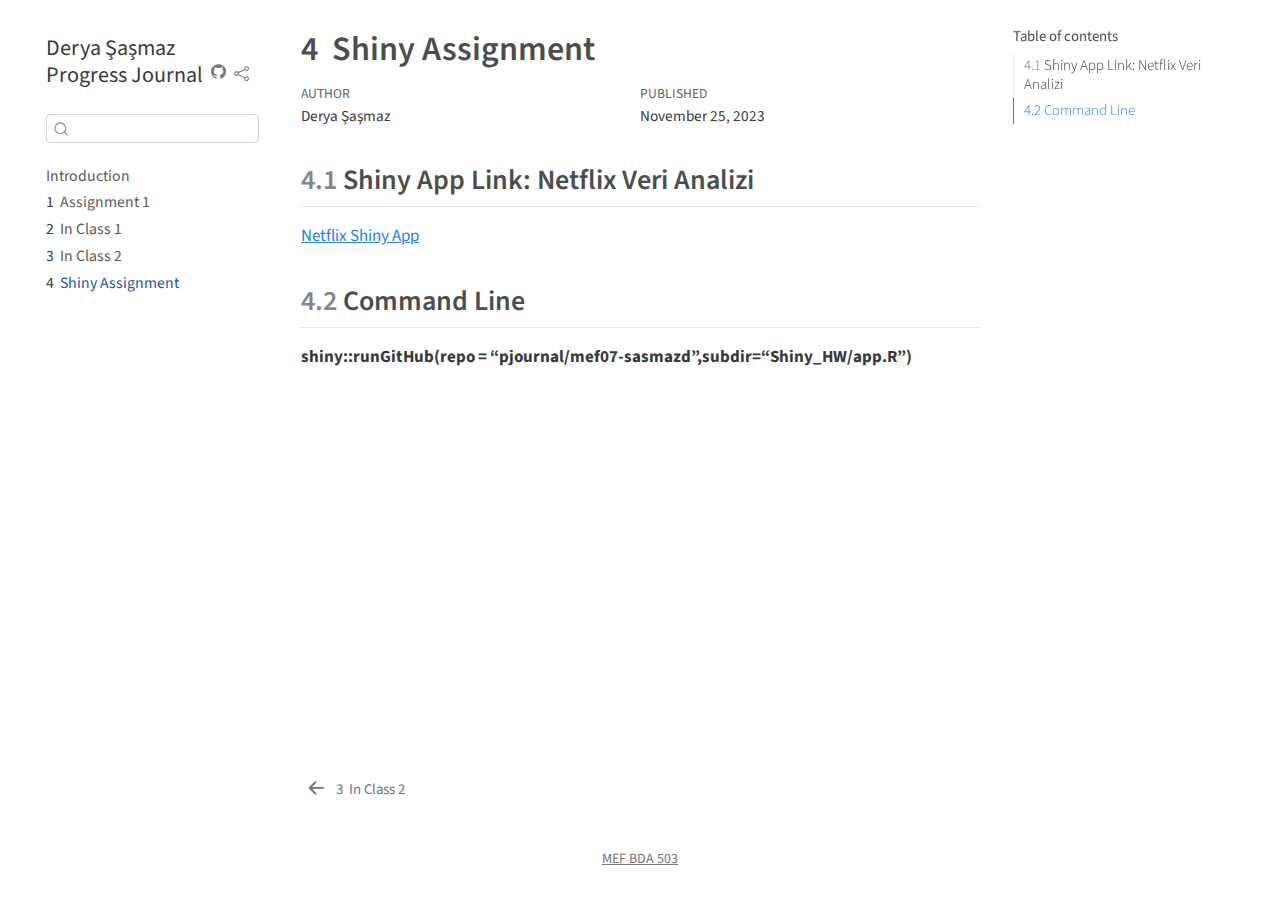
<file: docs/assignment_shiny.html>
<!DOCTYPE html>
<html xmlns="http://www.w3.org/1999/xhtml" lang="en" xml:lang="en"><head>

<meta charset="utf-8">
<meta name="generator" content="quarto-1.3.450">

<meta name="viewport" content="width=device-width, initial-scale=1.0, user-scalable=yes">

<meta name="author" content="Derya Şaşmaz">
<meta name="dcterms.date" content="2023-11-25">

<title>Derya Şaşmaz Progress Journal - 4&nbsp; Shiny Assignment</title>
<style>
code{white-space: pre-wrap;}
span.smallcaps{font-variant: small-caps;}
div.columns{display: flex; gap: min(4vw, 1.5em);}
div.column{flex: auto; overflow-x: auto;}
div.hanging-indent{margin-left: 1.5em; text-indent: -1.5em;}
ul.task-list{list-style: none;}
ul.task-list li input[type="checkbox"] {
  width: 0.8em;
  margin: 0 0.8em 0.2em -1em; /* quarto-specific, see https://github.com/quarto-dev/quarto-cli/issues/4556 */ 
  vertical-align: middle;
}
</style>


<script src="site_libs/quarto-nav/quarto-nav.js"></script>
<script src="site_libs/quarto-nav/headroom.min.js"></script>
<script src="site_libs/clipboard/clipboard.min.js"></script>
<script src="site_libs/quarto-search/autocomplete.umd.js"></script>
<script src="site_libs/quarto-search/fuse.min.js"></script>
<script src="site_libs/quarto-search/quarto-search.js"></script>
<meta name="quarto:offset" content="./">
<link href="./inClass2.html" rel="prev">
<script src="site_libs/quarto-html/quarto.js"></script>
<script src="site_libs/quarto-html/popper.min.js"></script>
<script src="site_libs/quarto-html/tippy.umd.min.js"></script>
<script src="site_libs/quarto-html/anchor.min.js"></script>
<link href="site_libs/quarto-html/tippy.css" rel="stylesheet">
<link href="site_libs/quarto-html/quarto-syntax-highlighting.css" rel="stylesheet" id="quarto-text-highlighting-styles">
<script src="site_libs/bootstrap/bootstrap.min.js"></script>
<link href="site_libs/bootstrap/bootstrap-icons.css" rel="stylesheet">
<link href="site_libs/bootstrap/bootstrap.min.css" rel="stylesheet" id="quarto-bootstrap" data-mode="light">
<script id="quarto-search-options" type="application/json">{
  "location": "sidebar",
  "copy-button": false,
  "collapse-after": 3,
  "panel-placement": "start",
  "type": "textbox",
  "limit": 20,
  "language": {
    "search-no-results-text": "No results",
    "search-matching-documents-text": "matching documents",
    "search-copy-link-title": "Copy link to search",
    "search-hide-matches-text": "Hide additional matches",
    "search-more-match-text": "more match in this document",
    "search-more-matches-text": "more matches in this document",
    "search-clear-button-title": "Clear",
    "search-detached-cancel-button-title": "Cancel",
    "search-submit-button-title": "Submit",
    "search-label": "Search"
  }
}</script>


</head>

<body class="nav-sidebar floating">

<div id="quarto-search-results"></div>
  <header id="quarto-header" class="headroom fixed-top">
  <nav class="quarto-secondary-nav">
    <div class="container-fluid d-flex">
      <button type="button" class="quarto-btn-toggle btn" data-bs-toggle="collapse" data-bs-target="#quarto-sidebar,#quarto-sidebar-glass" aria-controls="quarto-sidebar" aria-expanded="false" aria-label="Toggle sidebar navigation" onclick="if (window.quartoToggleHeadroom) { window.quartoToggleHeadroom(); }">
        <i class="bi bi-layout-text-sidebar-reverse"></i>
      </button>
      <nav class="quarto-page-breadcrumbs" aria-label="breadcrumb"><ol class="breadcrumb"><li class="breadcrumb-item"><a href="./assignment_shiny.html"><span class="chapter-number">4</span>&nbsp; <span class="chapter-title">Shiny Assignment</span></a></li></ol></nav>
      <a class="flex-grow-1" role="button" data-bs-toggle="collapse" data-bs-target="#quarto-sidebar,#quarto-sidebar-glass" aria-controls="quarto-sidebar" aria-expanded="false" aria-label="Toggle sidebar navigation" onclick="if (window.quartoToggleHeadroom) { window.quartoToggleHeadroom(); }">      
      </a>
      <button type="button" class="btn quarto-search-button" aria-label="" onclick="window.quartoOpenSearch();">
        <i class="bi bi-search"></i>
      </button>
    </div>
  </nav>
</header>
<!-- content -->
<div id="quarto-content" class="quarto-container page-columns page-rows-contents page-layout-article">
<!-- sidebar -->
  <nav id="quarto-sidebar" class="sidebar collapse collapse-horizontal sidebar-navigation floating overflow-auto">
    <div class="pt-lg-2 mt-2 text-left sidebar-header">
    <div class="sidebar-title mb-0 py-0">
      <a href="./">Derya Şaşmaz Progress Journal</a> 
        <div class="sidebar-tools-main">
    <a href="https://github.com/pjournal/mef07-sasmazd" rel="" title="Source Code" class="quarto-navigation-tool px-1" aria-label="Source Code"><i class="bi bi-github"></i></a>
    <div class="dropdown">
      <a href="" title="Share" id="quarto-navigation-tool-dropdown-0" class="quarto-navigation-tool dropdown-toggle px-1" data-bs-toggle="dropdown" aria-expanded="false" aria-label="Share"><i class="bi bi-share"></i></a>
      <ul class="dropdown-menu" aria-labelledby="quarto-navigation-tool-dropdown-0">
          <li>
            <a class="dropdown-item sidebar-tools-main-item" href="https://twitter.com/intent/tweet?url=|url|">
              <i class="bi bi-bi-twitter pe-1"></i>
            Twitter
            </a>
          </li>
          <li>
            <a class="dropdown-item sidebar-tools-main-item" href="https://www.facebook.com/sharer/sharer.php?u=|url|">
              <i class="bi bi-bi-facebook pe-1"></i>
            Facebook
            </a>
          </li>
      </ul>
    </div>
</div>
    </div>
      </div>
        <div class="mt-2 flex-shrink-0 align-items-center">
        <div class="sidebar-search">
        <div id="quarto-search" class="" title="Search"></div>
        </div>
        </div>
    <div class="sidebar-menu-container"> 
    <ul class="list-unstyled mt-1">
        <li class="sidebar-item">
  <div class="sidebar-item-container"> 
  <a href="./index.html" class="sidebar-item-text sidebar-link">
 <span class="menu-text">Introduction</span></a>
  </div>
</li>
        <li class="sidebar-item">
  <div class="sidebar-item-container"> 
  <a href="./assignment1.html" class="sidebar-item-text sidebar-link">
 <span class="menu-text"><span class="chapter-number">1</span>&nbsp; <span class="chapter-title">Assignment 1</span></span></a>
  </div>
</li>
        <li class="sidebar-item">
  <div class="sidebar-item-container"> 
  <a href="./inClass.html" class="sidebar-item-text sidebar-link">
 <span class="menu-text"><span class="chapter-number">2</span>&nbsp; <span class="chapter-title">In Class 1</span></span></a>
  </div>
</li>
        <li class="sidebar-item">
  <div class="sidebar-item-container"> 
  <a href="./inClass2.html" class="sidebar-item-text sidebar-link">
 <span class="menu-text"><span class="chapter-number">3</span>&nbsp; <span class="chapter-title">In Class 2</span></span></a>
  </div>
</li>
        <li class="sidebar-item">
  <div class="sidebar-item-container"> 
  <a href="./assignment_shiny.html" class="sidebar-item-text sidebar-link active">
 <span class="menu-text"><span class="chapter-number">4</span>&nbsp; <span class="chapter-title">Shiny Assignment</span></span></a>
  </div>
</li>
    </ul>
    </div>
</nav>
<div id="quarto-sidebar-glass" data-bs-toggle="collapse" data-bs-target="#quarto-sidebar,#quarto-sidebar-glass"></div>
<!-- margin-sidebar -->
    <div id="quarto-margin-sidebar" class="sidebar margin-sidebar">
        <nav id="TOC" role="doc-toc" class="toc-active">
    <h2 id="toc-title">Table of contents</h2>
   
  <ul>
  <li><a href="#shiny-app-link-netflix-veri-analizi" id="toc-shiny-app-link-netflix-veri-analizi" class="nav-link active" data-scroll-target="#shiny-app-link-netflix-veri-analizi"><span class="header-section-number">4.1</span> Shiny App Link: Netflix Veri Analizi</a></li>
  <li><a href="#command-line" id="toc-command-line" class="nav-link" data-scroll-target="#command-line"><span class="header-section-number">4.2</span> Command Line</a></li>
  </ul>
</nav>
    </div>
<!-- main -->
<main class="content" id="quarto-document-content">

<header id="title-block-header" class="quarto-title-block default">
<div class="quarto-title">
<h1 class="title"><span class="chapter-number">4</span>&nbsp; <span class="chapter-title">Shiny Assignment</span></h1>
</div>



<div class="quarto-title-meta">

    <div>
    <div class="quarto-title-meta-heading">Author</div>
    <div class="quarto-title-meta-contents">
             <p>Derya Şaşmaz </p>
          </div>
  </div>
    
    <div>
    <div class="quarto-title-meta-heading">Published</div>
    <div class="quarto-title-meta-contents">
      <p class="date">November 25, 2023</p>
    </div>
  </div>
  
    
  </div>
  

</header>

<section id="shiny-app-link-netflix-veri-analizi" class="level2" data-number="4.1">
<h2 data-number="4.1" class="anchored" data-anchor-id="shiny-app-link-netflix-veri-analizi"><span class="header-section-number">4.1</span> Shiny App Link: Netflix Veri Analizi</h2>
<p><a href="https://sasmazd.shinyapps.io/Shiny_HW/">Netflix Shiny App</a></p>
</section>
<section id="command-line" class="level2" data-number="4.2">
<h2 data-number="4.2" class="anchored" data-anchor-id="command-line"><span class="header-section-number">4.2</span> Command Line</h2>
<p><strong>shiny::runGitHub(repo = “pjournal/mef07-sasmazd”,subdir=“Shiny_HW/app.R”)</strong></p>


</section>

</main> <!-- /main -->
<script id="quarto-html-after-body" type="application/javascript">
window.document.addEventListener("DOMContentLoaded", function (event) {
  const toggleBodyColorMode = (bsSheetEl) => {
    const mode = bsSheetEl.getAttribute("data-mode");
    const bodyEl = window.document.querySelector("body");
    if (mode === "dark") {
      bodyEl.classList.add("quarto-dark");
      bodyEl.classList.remove("quarto-light");
    } else {
      bodyEl.classList.add("quarto-light");
      bodyEl.classList.remove("quarto-dark");
    }
  }
  const toggleBodyColorPrimary = () => {
    const bsSheetEl = window.document.querySelector("link#quarto-bootstrap");
    if (bsSheetEl) {
      toggleBodyColorMode(bsSheetEl);
    }
  }
  toggleBodyColorPrimary();  
  const icon = "";
  const anchorJS = new window.AnchorJS();
  anchorJS.options = {
    placement: 'right',
    icon: icon
  };
  anchorJS.add('.anchored');
  const isCodeAnnotation = (el) => {
    for (const clz of el.classList) {
      if (clz.startsWith('code-annotation-')) {                     
        return true;
      }
    }
    return false;
  }
  const clipboard = new window.ClipboardJS('.code-copy-button', {
    text: function(trigger) {
      const codeEl = trigger.previousElementSibling.cloneNode(true);
      for (const childEl of codeEl.children) {
        if (isCodeAnnotation(childEl)) {
          childEl.remove();
        }
      }
      return codeEl.innerText;
    }
  });
  clipboard.on('success', function(e) {
    // button target
    const button = e.trigger;
    // don't keep focus
    button.blur();
    // flash "checked"
    button.classList.add('code-copy-button-checked');
    var currentTitle = button.getAttribute("title");
    button.setAttribute("title", "Copied!");
    let tooltip;
    if (window.bootstrap) {
      button.setAttribute("data-bs-toggle", "tooltip");
      button.setAttribute("data-bs-placement", "left");
      button.setAttribute("data-bs-title", "Copied!");
      tooltip = new bootstrap.Tooltip(button, 
        { trigger: "manual", 
          customClass: "code-copy-button-tooltip",
          offset: [0, -8]});
      tooltip.show();    
    }
    setTimeout(function() {
      if (tooltip) {
        tooltip.hide();
        button.removeAttribute("data-bs-title");
        button.removeAttribute("data-bs-toggle");
        button.removeAttribute("data-bs-placement");
      }
      button.setAttribute("title", currentTitle);
      button.classList.remove('code-copy-button-checked');
    }, 1000);
    // clear code selection
    e.clearSelection();
  });
  function tippyHover(el, contentFn) {
    const config = {
      allowHTML: true,
      content: contentFn,
      maxWidth: 500,
      delay: 100,
      arrow: false,
      appendTo: function(el) {
          return el.parentElement;
      },
      interactive: true,
      interactiveBorder: 10,
      theme: 'quarto',
      placement: 'bottom-start'
    };
    window.tippy(el, config); 
  }
  const noterefs = window.document.querySelectorAll('a[role="doc-noteref"]');
  for (var i=0; i<noterefs.length; i++) {
    const ref = noterefs[i];
    tippyHover(ref, function() {
      // use id or data attribute instead here
      let href = ref.getAttribute('data-footnote-href') || ref.getAttribute('href');
      try { href = new URL(href).hash; } catch {}
      const id = href.replace(/^#\/?/, "");
      const note = window.document.getElementById(id);
      return note.innerHTML;
    });
  }
      let selectedAnnoteEl;
      const selectorForAnnotation = ( cell, annotation) => {
        let cellAttr = 'data-code-cell="' + cell + '"';
        let lineAttr = 'data-code-annotation="' +  annotation + '"';
        const selector = 'span[' + cellAttr + '][' + lineAttr + ']';
        return selector;
      }
      const selectCodeLines = (annoteEl) => {
        const doc = window.document;
        const targetCell = annoteEl.getAttribute("data-target-cell");
        const targetAnnotation = annoteEl.getAttribute("data-target-annotation");
        const annoteSpan = window.document.querySelector(selectorForAnnotation(targetCell, targetAnnotation));
        const lines = annoteSpan.getAttribute("data-code-lines").split(",");
        const lineIds = lines.map((line) => {
          return targetCell + "-" + line;
        })
        let top = null;
        let height = null;
        let parent = null;
        if (lineIds.length > 0) {
            //compute the position of the single el (top and bottom and make a div)
            const el = window.document.getElementById(lineIds[0]);
            top = el.offsetTop;
            height = el.offsetHeight;
            parent = el.parentElement.parentElement;
          if (lineIds.length > 1) {
            const lastEl = window.document.getElementById(lineIds[lineIds.length - 1]);
            const bottom = lastEl.offsetTop + lastEl.offsetHeight;
            height = bottom - top;
          }
          if (top !== null && height !== null && parent !== null) {
            // cook up a div (if necessary) and position it 
            let div = window.document.getElementById("code-annotation-line-highlight");
            if (div === null) {
              div = window.document.createElement("div");
              div.setAttribute("id", "code-annotation-line-highlight");
              div.style.position = 'absolute';
              parent.appendChild(div);
            }
            div.style.top = top - 2 + "px";
            div.style.height = height + 4 + "px";
            let gutterDiv = window.document.getElementById("code-annotation-line-highlight-gutter");
            if (gutterDiv === null) {
              gutterDiv = window.document.createElement("div");
              gutterDiv.setAttribute("id", "code-annotation-line-highlight-gutter");
              gutterDiv.style.position = 'absolute';
              const codeCell = window.document.getElementById(targetCell);
              const gutter = codeCell.querySelector('.code-annotation-gutter');
              gutter.appendChild(gutterDiv);
            }
            gutterDiv.style.top = top - 2 + "px";
            gutterDiv.style.height = height + 4 + "px";
          }
          selectedAnnoteEl = annoteEl;
        }
      };
      const unselectCodeLines = () => {
        const elementsIds = ["code-annotation-line-highlight", "code-annotation-line-highlight-gutter"];
        elementsIds.forEach((elId) => {
          const div = window.document.getElementById(elId);
          if (div) {
            div.remove();
          }
        });
        selectedAnnoteEl = undefined;
      };
      // Attach click handler to the DT
      const annoteDls = window.document.querySelectorAll('dt[data-target-cell]');
      for (const annoteDlNode of annoteDls) {
        annoteDlNode.addEventListener('click', (event) => {
          const clickedEl = event.target;
          if (clickedEl !== selectedAnnoteEl) {
            unselectCodeLines();
            const activeEl = window.document.querySelector('dt[data-target-cell].code-annotation-active');
            if (activeEl) {
              activeEl.classList.remove('code-annotation-active');
            }
            selectCodeLines(clickedEl);
            clickedEl.classList.add('code-annotation-active');
          } else {
            // Unselect the line
            unselectCodeLines();
            clickedEl.classList.remove('code-annotation-active');
          }
        });
      }
  const findCites = (el) => {
    const parentEl = el.parentElement;
    if (parentEl) {
      const cites = parentEl.dataset.cites;
      if (cites) {
        return {
          el,
          cites: cites.split(' ')
        };
      } else {
        return findCites(el.parentElement)
      }
    } else {
      return undefined;
    }
  };
  var bibliorefs = window.document.querySelectorAll('a[role="doc-biblioref"]');
  for (var i=0; i<bibliorefs.length; i++) {
    const ref = bibliorefs[i];
    const citeInfo = findCites(ref);
    if (citeInfo) {
      tippyHover(citeInfo.el, function() {
        var popup = window.document.createElement('div');
        citeInfo.cites.forEach(function(cite) {
          var citeDiv = window.document.createElement('div');
          citeDiv.classList.add('hanging-indent');
          citeDiv.classList.add('csl-entry');
          var biblioDiv = window.document.getElementById('ref-' + cite);
          if (biblioDiv) {
            citeDiv.innerHTML = biblioDiv.innerHTML;
          }
          popup.appendChild(citeDiv);
        });
        return popup.innerHTML;
      });
    }
  }
});
</script>
<nav class="page-navigation">
  <div class="nav-page nav-page-previous">
      <a href="./inClass2.html" class="pagination-link">
        <i class="bi bi-arrow-left-short"></i> <span class="nav-page-text"><span class="chapter-number">3</span>&nbsp; <span class="chapter-title">In Class 2</span></span>
      </a>          
  </div>
  <div class="nav-page nav-page-next">
  </div>
</nav>
</div> <!-- /content -->
<footer class="footer">
  <div class="nav-footer">
    <div class="nav-footer-left">
      &nbsp;
    </div>   
    <div class="nav-footer-center"><a href="https://mef-bda503.github.io">MEF BDA 503</a></div>
    <div class="nav-footer-right">
      &nbsp;
    </div>
  </div>
</footer>



</body></html>
</file>
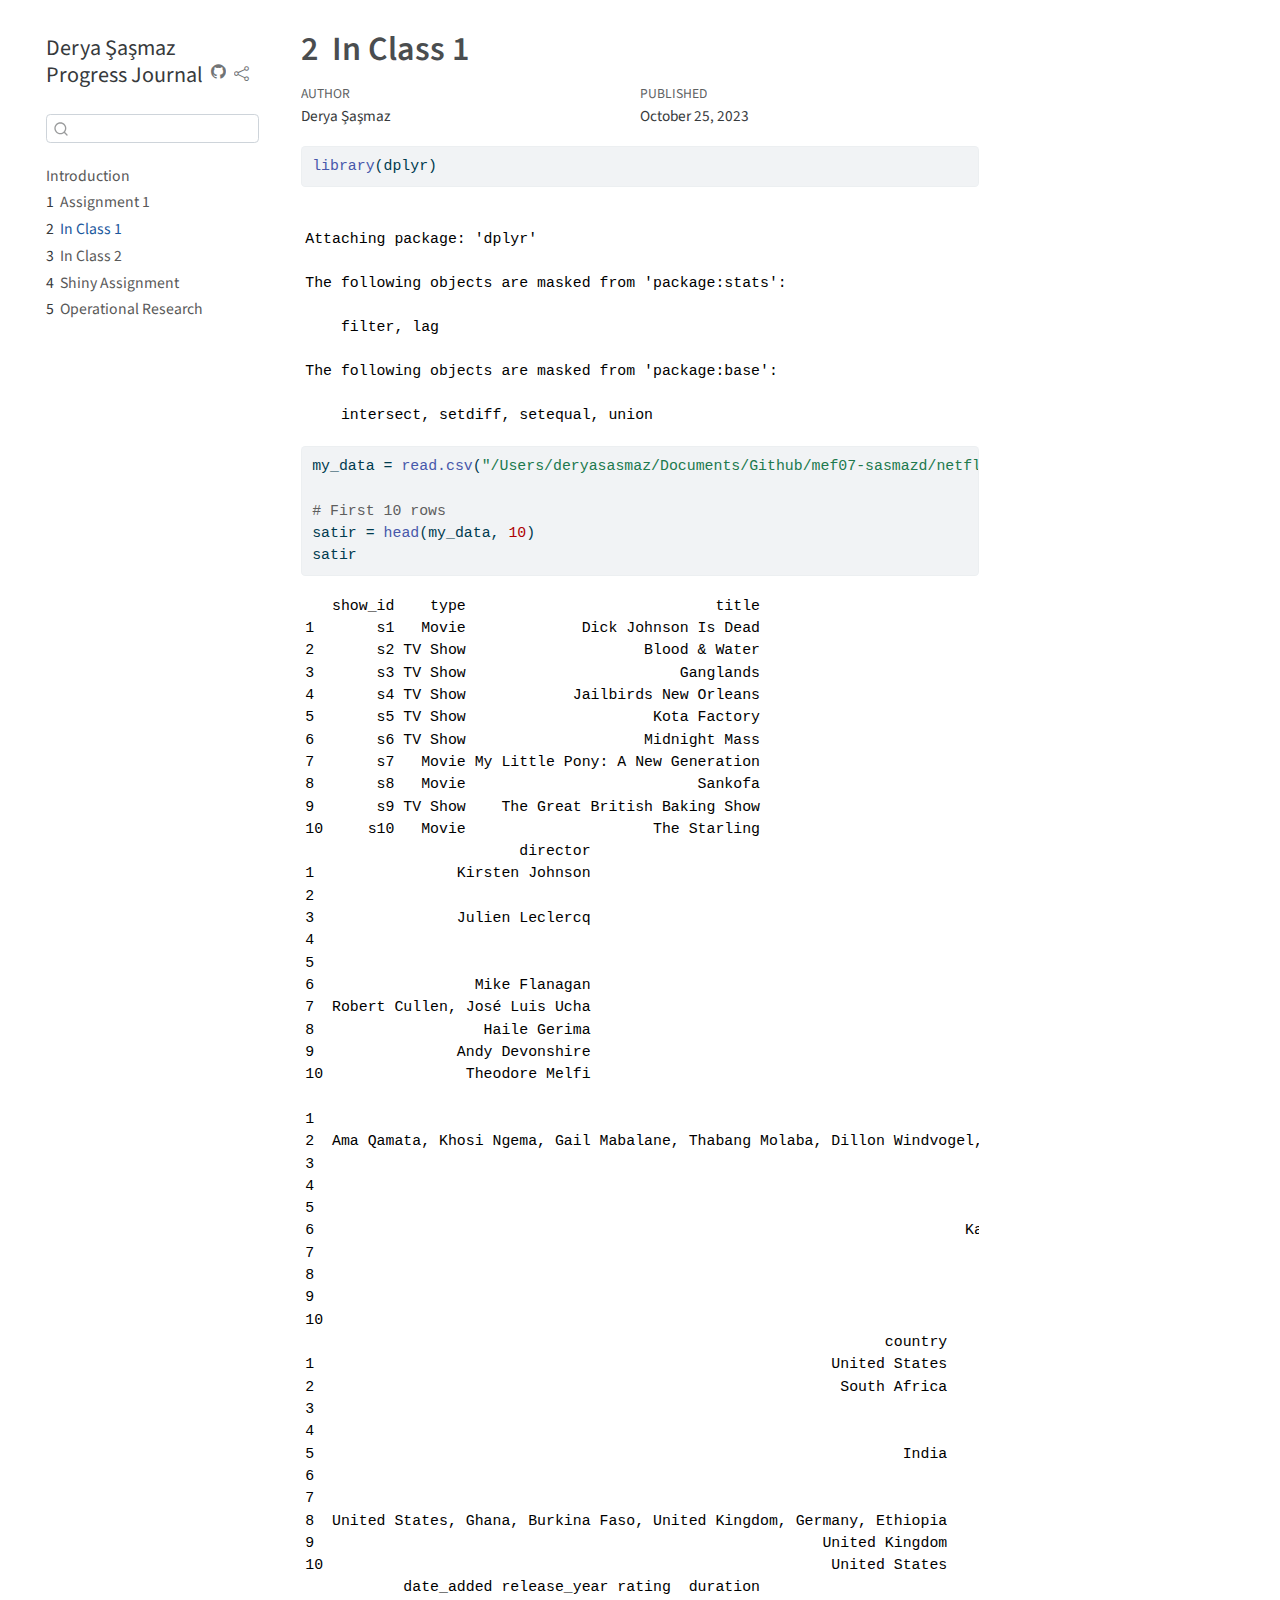
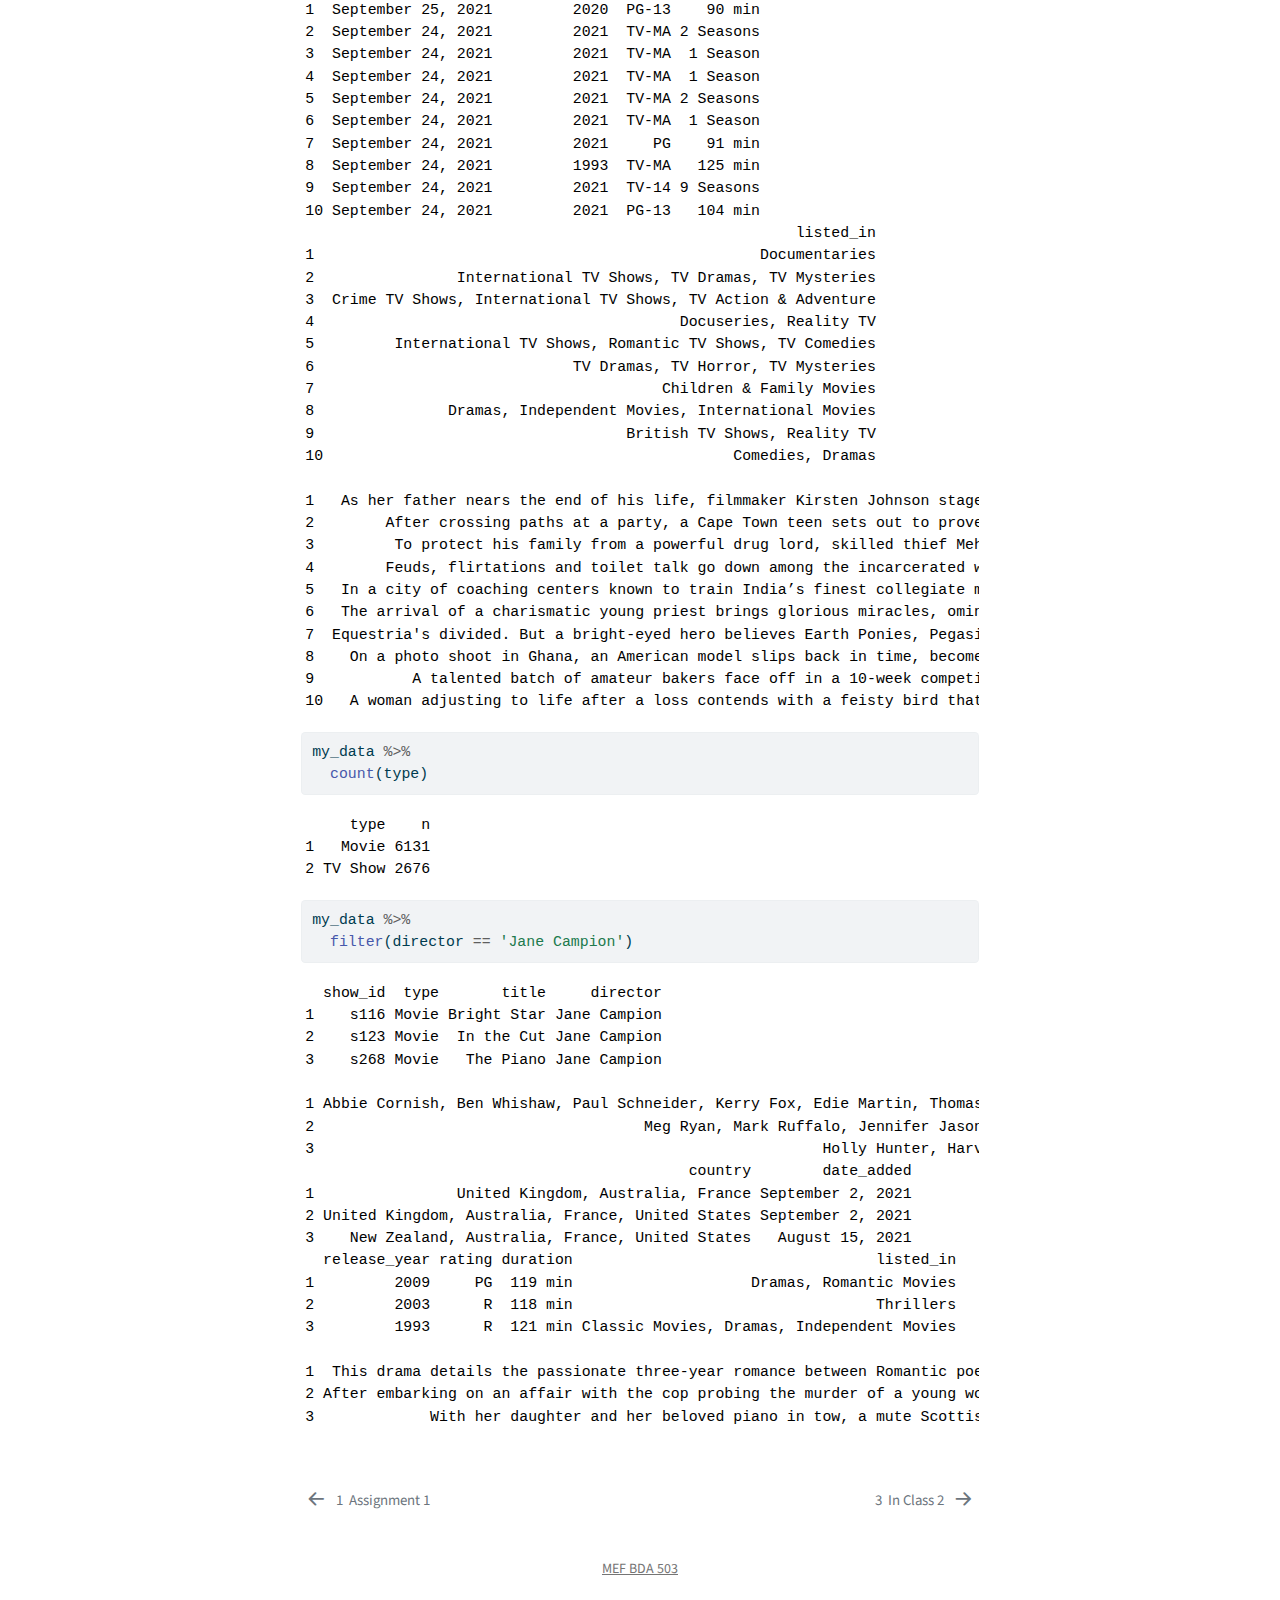
<file: docs/inClass.html>
<!DOCTYPE html>
<html xmlns="http://www.w3.org/1999/xhtml" lang="en" xml:lang="en"><head>

<meta charset="utf-8">
<meta name="generator" content="quarto-1.3.450">

<meta name="viewport" content="width=device-width, initial-scale=1.0, user-scalable=yes">

<meta name="author" content="Derya Şaşmaz">
<meta name="dcterms.date" content="2023-10-25">

<title>Derya Şaşmaz Progress Journal - 2&nbsp; In Class 1</title>
<style>
code{white-space: pre-wrap;}
span.smallcaps{font-variant: small-caps;}
div.columns{display: flex; gap: min(4vw, 1.5em);}
div.column{flex: auto; overflow-x: auto;}
div.hanging-indent{margin-left: 1.5em; text-indent: -1.5em;}
ul.task-list{list-style: none;}
ul.task-list li input[type="checkbox"] {
  width: 0.8em;
  margin: 0 0.8em 0.2em -1em; /* quarto-specific, see https://github.com/quarto-dev/quarto-cli/issues/4556 */ 
  vertical-align: middle;
}
/* CSS for syntax highlighting */
pre > code.sourceCode { white-space: pre; position: relative; }
pre > code.sourceCode > span { display: inline-block; line-height: 1.25; }
pre > code.sourceCode > span:empty { height: 1.2em; }
.sourceCode { overflow: visible; }
code.sourceCode > span { color: inherit; text-decoration: inherit; }
div.sourceCode { margin: 1em 0; }
pre.sourceCode { margin: 0; }
@media screen {
div.sourceCode { overflow: auto; }
}
@media print {
pre > code.sourceCode { white-space: pre-wrap; }
pre > code.sourceCode > span { text-indent: -5em; padding-left: 5em; }
}
pre.numberSource code
  { counter-reset: source-line 0; }
pre.numberSource code > span
  { position: relative; left: -4em; counter-increment: source-line; }
pre.numberSource code > span > a:first-child::before
  { content: counter(source-line);
    position: relative; left: -1em; text-align: right; vertical-align: baseline;
    border: none; display: inline-block;
    -webkit-touch-callout: none; -webkit-user-select: none;
    -khtml-user-select: none; -moz-user-select: none;
    -ms-user-select: none; user-select: none;
    padding: 0 4px; width: 4em;
  }
pre.numberSource { margin-left: 3em;  padding-left: 4px; }
div.sourceCode
  {   }
@media screen {
pre > code.sourceCode > span > a:first-child::before { text-decoration: underline; }
}
</style>


<script src="site_libs/quarto-nav/quarto-nav.js"></script>
<script src="site_libs/quarto-nav/headroom.min.js"></script>
<script src="site_libs/clipboard/clipboard.min.js"></script>
<script src="site_libs/quarto-search/autocomplete.umd.js"></script>
<script src="site_libs/quarto-search/fuse.min.js"></script>
<script src="site_libs/quarto-search/quarto-search.js"></script>
<meta name="quarto:offset" content="./">
<link href="./inClass2.html" rel="next">
<link href="./assignment1.html" rel="prev">
<script src="site_libs/quarto-html/quarto.js"></script>
<script src="site_libs/quarto-html/popper.min.js"></script>
<script src="site_libs/quarto-html/tippy.umd.min.js"></script>
<script src="site_libs/quarto-html/anchor.min.js"></script>
<link href="site_libs/quarto-html/tippy.css" rel="stylesheet">
<link href="site_libs/quarto-html/quarto-syntax-highlighting.css" rel="stylesheet" id="quarto-text-highlighting-styles">
<script src="site_libs/bootstrap/bootstrap.min.js"></script>
<link href="site_libs/bootstrap/bootstrap-icons.css" rel="stylesheet">
<link href="site_libs/bootstrap/bootstrap.min.css" rel="stylesheet" id="quarto-bootstrap" data-mode="light">
<script id="quarto-search-options" type="application/json">{
  "location": "sidebar",
  "copy-button": false,
  "collapse-after": 3,
  "panel-placement": "start",
  "type": "textbox",
  "limit": 20,
  "language": {
    "search-no-results-text": "No results",
    "search-matching-documents-text": "matching documents",
    "search-copy-link-title": "Copy link to search",
    "search-hide-matches-text": "Hide additional matches",
    "search-more-match-text": "more match in this document",
    "search-more-matches-text": "more matches in this document",
    "search-clear-button-title": "Clear",
    "search-detached-cancel-button-title": "Cancel",
    "search-submit-button-title": "Submit",
    "search-label": "Search"
  }
}</script>


</head>

<body class="nav-sidebar floating">

<div id="quarto-search-results"></div>
  <header id="quarto-header" class="headroom fixed-top">
  <nav class="quarto-secondary-nav">
    <div class="container-fluid d-flex">
      <button type="button" class="quarto-btn-toggle btn" data-bs-toggle="collapse" data-bs-target="#quarto-sidebar,#quarto-sidebar-glass" aria-controls="quarto-sidebar" aria-expanded="false" aria-label="Toggle sidebar navigation" onclick="if (window.quartoToggleHeadroom) { window.quartoToggleHeadroom(); }">
        <i class="bi bi-layout-text-sidebar-reverse"></i>
      </button>
      <nav class="quarto-page-breadcrumbs" aria-label="breadcrumb"><ol class="breadcrumb"><li class="breadcrumb-item"><a href="./inClass.html"><span class="chapter-number">2</span>&nbsp; <span class="chapter-title">In Class 1</span></a></li></ol></nav>
      <a class="flex-grow-1" role="button" data-bs-toggle="collapse" data-bs-target="#quarto-sidebar,#quarto-sidebar-glass" aria-controls="quarto-sidebar" aria-expanded="false" aria-label="Toggle sidebar navigation" onclick="if (window.quartoToggleHeadroom) { window.quartoToggleHeadroom(); }">      
      </a>
      <button type="button" class="btn quarto-search-button" aria-label="" onclick="window.quartoOpenSearch();">
        <i class="bi bi-search"></i>
      </button>
    </div>
  </nav>
</header>
<!-- content -->
<div id="quarto-content" class="quarto-container page-columns page-rows-contents page-layout-article">
<!-- sidebar -->
  <nav id="quarto-sidebar" class="sidebar collapse collapse-horizontal sidebar-navigation floating overflow-auto">
    <div class="pt-lg-2 mt-2 text-left sidebar-header">
    <div class="sidebar-title mb-0 py-0">
      <a href="./">Derya Şaşmaz Progress Journal</a> 
        <div class="sidebar-tools-main">
    <a href="https://github.com/pjournal/mef07-sasmazd" rel="" title="Source Code" class="quarto-navigation-tool px-1" aria-label="Source Code"><i class="bi bi-github"></i></a>
    <div class="dropdown">
      <a href="" title="Share" id="quarto-navigation-tool-dropdown-0" class="quarto-navigation-tool dropdown-toggle px-1" data-bs-toggle="dropdown" aria-expanded="false" aria-label="Share"><i class="bi bi-share"></i></a>
      <ul class="dropdown-menu" aria-labelledby="quarto-navigation-tool-dropdown-0">
          <li>
            <a class="dropdown-item sidebar-tools-main-item" href="https://twitter.com/intent/tweet?url=|url|">
              <i class="bi bi-bi-twitter pe-1"></i>
            Twitter
            </a>
          </li>
          <li>
            <a class="dropdown-item sidebar-tools-main-item" href="https://www.facebook.com/sharer/sharer.php?u=|url|">
              <i class="bi bi-bi-facebook pe-1"></i>
            Facebook
            </a>
          </li>
      </ul>
    </div>
</div>
    </div>
      </div>
        <div class="mt-2 flex-shrink-0 align-items-center">
        <div class="sidebar-search">
        <div id="quarto-search" class="" title="Search"></div>
        </div>
        </div>
    <div class="sidebar-menu-container"> 
    <ul class="list-unstyled mt-1">
        <li class="sidebar-item">
  <div class="sidebar-item-container"> 
  <a href="./index.html" class="sidebar-item-text sidebar-link">
 <span class="menu-text">Introduction</span></a>
  </div>
</li>
        <li class="sidebar-item">
  <div class="sidebar-item-container"> 
  <a href="./assignment1.html" class="sidebar-item-text sidebar-link">
 <span class="menu-text"><span class="chapter-number">1</span>&nbsp; <span class="chapter-title">Assignment 1</span></span></a>
  </div>
</li>
        <li class="sidebar-item">
  <div class="sidebar-item-container"> 
  <a href="./inClass.html" class="sidebar-item-text sidebar-link active">
 <span class="menu-text"><span class="chapter-number">2</span>&nbsp; <span class="chapter-title">In Class 1</span></span></a>
  </div>
</li>
        <li class="sidebar-item">
  <div class="sidebar-item-container"> 
  <a href="./inClass2.html" class="sidebar-item-text sidebar-link">
 <span class="menu-text"><span class="chapter-number">3</span>&nbsp; <span class="chapter-title">In Class 2</span></span></a>
  </div>
</li>
        <li class="sidebar-item">
  <div class="sidebar-item-container"> 
  <a href="./assignment_shiny.html" class="sidebar-item-text sidebar-link">
 <span class="menu-text"><span class="chapter-number">4</span>&nbsp; <span class="chapter-title">Shiny Assignment</span></span></a>
  </div>
</li>
        <li class="sidebar-item">
  <div class="sidebar-item-container"> 
  <a href="./OR.html" class="sidebar-item-text sidebar-link">
 <span class="menu-text"><span class="chapter-number">5</span>&nbsp; <span class="chapter-title">Operational Research</span></span></a>
  </div>
</li>
    </ul>
    </div>
</nav>
<div id="quarto-sidebar-glass" data-bs-toggle="collapse" data-bs-target="#quarto-sidebar,#quarto-sidebar-glass"></div>
<!-- margin-sidebar -->
    <div id="quarto-margin-sidebar" class="sidebar margin-sidebar">
        
    </div>
<!-- main -->
<main class="content" id="quarto-document-content">

<header id="title-block-header" class="quarto-title-block default">
<div class="quarto-title">
<h1 class="title"><span class="chapter-number">2</span>&nbsp; <span class="chapter-title">In Class 1</span></h1>
</div>



<div class="quarto-title-meta">

    <div>
    <div class="quarto-title-meta-heading">Author</div>
    <div class="quarto-title-meta-contents">
             <p>Derya Şaşmaz </p>
          </div>
  </div>
    
    <div>
    <div class="quarto-title-meta-heading">Published</div>
    <div class="quarto-title-meta-contents">
      <p class="date">October 25, 2023</p>
    </div>
  </div>
  
    
  </div>
  

</header>

<div class="cell">
<div class="sourceCode cell-code" id="cb1"><pre class="sourceCode r code-with-copy"><code class="sourceCode r"><span id="cb1-1"><a href="#cb1-1" aria-hidden="true" tabindex="-1"></a><span class="fu">library</span>(dplyr)</span></code><button title="Copy to Clipboard" class="code-copy-button"><i class="bi"></i></button></pre></div>
<div class="cell-output cell-output-stderr">
<pre><code>
Attaching package: 'dplyr'</code></pre>
</div>
<div class="cell-output cell-output-stderr">
<pre><code>The following objects are masked from 'package:stats':

    filter, lag</code></pre>
</div>
<div class="cell-output cell-output-stderr">
<pre><code>The following objects are masked from 'package:base':

    intersect, setdiff, setequal, union</code></pre>
</div>
<div class="sourceCode cell-code" id="cb5"><pre class="sourceCode r code-with-copy"><code class="sourceCode r"><span id="cb5-1"><a href="#cb5-1" aria-hidden="true" tabindex="-1"></a>my_data <span class="ot">=</span> <span class="fu">read.csv</span>(<span class="st">"/Users/deryasasmaz/Documents/Github/mef07-sasmazd/netflix_titles.csv"</span>)</span>
<span id="cb5-2"><a href="#cb5-2" aria-hidden="true" tabindex="-1"></a></span>
<span id="cb5-3"><a href="#cb5-3" aria-hidden="true" tabindex="-1"></a><span class="co"># First 10 rows</span></span>
<span id="cb5-4"><a href="#cb5-4" aria-hidden="true" tabindex="-1"></a>satir <span class="ot">=</span> <span class="fu">head</span>(my_data, <span class="dv">10</span>)</span>
<span id="cb5-5"><a href="#cb5-5" aria-hidden="true" tabindex="-1"></a>satir</span></code><button title="Copy to Clipboard" class="code-copy-button"><i class="bi"></i></button></pre></div>
<div class="cell-output cell-output-stdout">
<pre><code>   show_id    type                            title
1       s1   Movie             Dick Johnson Is Dead
2       s2 TV Show                    Blood &amp; Water
3       s3 TV Show                        Ganglands
4       s4 TV Show            Jailbirds New Orleans
5       s5 TV Show                     Kota Factory
6       s6 TV Show                    Midnight Mass
7       s7   Movie My Little Pony: A New Generation
8       s8   Movie                          Sankofa
9       s9 TV Show    The Great British Baking Show
10     s10   Movie                     The Starling
                        director
1                Kirsten Johnson
2                               
3                Julien Leclercq
4                               
5                               
6                  Mike Flanagan
7  Robert Cullen, José Luis Ucha
8                   Haile Gerima
9                Andy Devonshire
10                Theodore Melfi
                                                                                                                                                                                                                                                                                                              cast
1                                                                                                                                                                                                                                                                                                                 
2  Ama Qamata, Khosi Ngema, Gail Mabalane, Thabang Molaba, Dillon Windvogel, Natasha Thahane, Arno Greeff, Xolile Tshabalala, Getmore Sithole, Cindy Mahlangu, Ryle De Morny, Greteli Fincham, Sello Maake Ka-Ncube, Odwa Gwanya, Mekaila Mathys, Sandi Schultz, Duane Williams, Shamilla Miller, Patrick Mofokeng
3                                                                                                                                                              Sami Bouajila, Tracy Gotoas, Samuel Jouy, Nabiha Akkari, Sofia Lesaffre, Salim Kechiouche, Noureddine Farihi, Geert Van Rampelberg, Bakary Diombera
4                                                                                                                                                                                                                                                                                                                 
5                                                                                                                                                                                                         Mayur More, Jitendra Kumar, Ranjan Raj, Alam Khan, Ahsaas Channa, Revathi Pillai, Urvi Singh, Arun Kumar
6                                                                         Kate Siegel, Zach Gilford, Hamish Linklater, Henry Thomas, Kristin Lehman, Samantha Sloyan, Igby Rigney, Rahul Kohli, Annarah Cymone, Annabeth Gish, Alex Essoe, Rahul Abburi, Matt Biedel, Michael Trucco, Crystal Balint, Louis Oliver
7                                                                                                                                                                Vanessa Hudgens, Kimiko Glenn, James Marsden, Sofia Carson, Liza Koshy, Ken Jeong, Elizabeth Perkins, Jane Krakowski, Michael McKean, Phil LaMarr
8                                                                                                                                                                                                  Kofi Ghanaba, Oyafunmike Ogunlano, Alexandra Duah, Nick Medley, Mutabaruka, Afemo Omilami, Reggie Carter, Mzuri
9                                                                                                                                                                                                                                                            Mel Giedroyc, Sue Perkins, Mary Berry, Paul Hollywood
10                                                                                                                                          Melissa McCarthy, Chris O'Dowd, Kevin Kline, Timothy Olyphant, Daveed Diggs, Skyler Gisondo, Laura Harrier, Rosalind Chao, Kimberly Quinn, Loretta Devine, Ravi Kapoor
                                                                 country
1                                                          United States
2                                                           South Africa
3                                                                       
4                                                                       
5                                                                  India
6                                                                       
7                                                                       
8  United States, Ghana, Burkina Faso, United Kingdom, Germany, Ethiopia
9                                                         United Kingdom
10                                                         United States
           date_added release_year rating  duration
1  September 25, 2021         2020  PG-13    90 min
2  September 24, 2021         2021  TV-MA 2 Seasons
3  September 24, 2021         2021  TV-MA  1 Season
4  September 24, 2021         2021  TV-MA  1 Season
5  September 24, 2021         2021  TV-MA 2 Seasons
6  September 24, 2021         2021  TV-MA  1 Season
7  September 24, 2021         2021     PG    91 min
8  September 24, 2021         1993  TV-MA   125 min
9  September 24, 2021         2021  TV-14 9 Seasons
10 September 24, 2021         2021  PG-13   104 min
                                                       listed_in
1                                                  Documentaries
2                International TV Shows, TV Dramas, TV Mysteries
3  Crime TV Shows, International TV Shows, TV Action &amp; Adventure
4                                         Docuseries, Reality TV
5         International TV Shows, Romantic TV Shows, TV Comedies
6                             TV Dramas, TV Horror, TV Mysteries
7                                       Children &amp; Family Movies
8               Dramas, Independent Movies, International Movies
9                                   British TV Shows, Reality TV
10                                              Comedies, Dramas
                                                                                                                                                 description
1   As her father nears the end of his life, filmmaker Kirsten Johnson stages his death in inventive and comical ways to help them both face the inevitable.
2        After crossing paths at a party, a Cape Town teen sets out to prove whether a private-school swimming star is her sister who was abducted at birth.
3         To protect his family from a powerful drug lord, skilled thief Mehdi and his expert team of robbers are pulled into a violent and deadly turf war.
4        Feuds, flirtations and toilet talk go down among the incarcerated women at the Orleans Justice Center in New Orleans on this gritty reality series.
5   In a city of coaching centers known to train India’s finest collegiate minds, an earnest but unexceptional student and his friends navigate campus life.
6   The arrival of a charismatic young priest brings glorious miracles, ominous mysteries and renewed religious fervor to a dying town desperate to believe.
7  Equestria's divided. But a bright-eyed hero believes Earth Ponies, Pegasi and Unicorns should be pals — and, hoof to heart, she’s determined to prove it.
8    On a photo shoot in Ghana, an American model slips back in time, becomes enslaved on a plantation and bears witness to the agony of her ancestral past.
9           A talented batch of amateur bakers face off in a 10-week competition, whipping up their best dishes in the hopes of being named the U.K.'s best.
10   A woman adjusting to life after a loss contends with a feisty bird that's taken over her garden — and a husband who's struggling to find a way forward.</code></pre>
</div>
</div>
<div class="cell">
<div class="sourceCode cell-code" id="cb7"><pre class="sourceCode r code-with-copy"><code class="sourceCode r"><span id="cb7-1"><a href="#cb7-1" aria-hidden="true" tabindex="-1"></a>my_data <span class="sc">%&gt;%</span> </span>
<span id="cb7-2"><a href="#cb7-2" aria-hidden="true" tabindex="-1"></a>  <span class="fu">count</span>(type)</span></code><button title="Copy to Clipboard" class="code-copy-button"><i class="bi"></i></button></pre></div>
<div class="cell-output cell-output-stdout">
<pre><code>     type    n
1   Movie 6131
2 TV Show 2676</code></pre>
</div>
</div>
<div class="cell">
<div class="sourceCode cell-code" id="cb9"><pre class="sourceCode r code-with-copy"><code class="sourceCode r"><span id="cb9-1"><a href="#cb9-1" aria-hidden="true" tabindex="-1"></a>my_data <span class="sc">%&gt;%</span></span>
<span id="cb9-2"><a href="#cb9-2" aria-hidden="true" tabindex="-1"></a>  <span class="fu">filter</span>(director <span class="sc">==</span> <span class="st">'Jane Campion'</span>) </span></code><button title="Copy to Clipboard" class="code-copy-button"><i class="bi"></i></button></pre></div>
<div class="cell-output cell-output-stdout">
<pre><code>  show_id  type       title     director
1    s116 Movie Bright Star Jane Campion
2    s123 Movie  In the Cut Jane Campion
3    s268 Movie   The Piano Jane Campion
                                                                                                                                                                cast
1 Abbie Cornish, Ben Whishaw, Paul Schneider, Kerry Fox, Edie Martin, Thomas Brodie-Sangster, Claudie Blakley, Gerard Monaco, Antonia Campbell-Hughes, Samuel Roukin
2                                     Meg Ryan, Mark Ruffalo, Jennifer Jason Leigh, Nick Damici, Sharrieff Pugh, Kevin Bacon, Yaani King Mondschein, Heather Litteer
3                                                         Holly Hunter, Harvey Keitel, Sam Neill, Anna Paquin, Kerry Walker, Genevieve Lemon, Tungia Baker, Ian Mune
                                           country        date_added
1                United Kingdom, Australia, France September 2, 2021
2 United Kingdom, Australia, France, United States September 2, 2021
3    New Zealand, Australia, France, United States   August 15, 2021
  release_year rating duration                                  listed_in
1         2009     PG  119 min                    Dramas, Romantic Movies
2         2003      R  118 min                                  Thrillers
3         1993      R  121 min Classic Movies, Dramas, Independent Movies
                                                                                                                                            description
1  This drama details the passionate three-year romance between Romantic poet John Keats – who died tragically at age 25 – and his great love and muse.
2 After embarking on an affair with the cop probing the murder of a young woman, an insular schoolteacher suspects her lover was involved in the crime.
3             With her daughter and her beloved piano in tow, a mute Scottish woman arrives in New Zealand, where a gruff loner sets out to seduce her.</code></pre>
</div>
</div>



</main> <!-- /main -->
<script id="quarto-html-after-body" type="application/javascript">
window.document.addEventListener("DOMContentLoaded", function (event) {
  const toggleBodyColorMode = (bsSheetEl) => {
    const mode = bsSheetEl.getAttribute("data-mode");
    const bodyEl = window.document.querySelector("body");
    if (mode === "dark") {
      bodyEl.classList.add("quarto-dark");
      bodyEl.classList.remove("quarto-light");
    } else {
      bodyEl.classList.add("quarto-light");
      bodyEl.classList.remove("quarto-dark");
    }
  }
  const toggleBodyColorPrimary = () => {
    const bsSheetEl = window.document.querySelector("link#quarto-bootstrap");
    if (bsSheetEl) {
      toggleBodyColorMode(bsSheetEl);
    }
  }
  toggleBodyColorPrimary();  
  const icon = "";
  const anchorJS = new window.AnchorJS();
  anchorJS.options = {
    placement: 'right',
    icon: icon
  };
  anchorJS.add('.anchored');
  const isCodeAnnotation = (el) => {
    for (const clz of el.classList) {
      if (clz.startsWith('code-annotation-')) {                     
        return true;
      }
    }
    return false;
  }
  const clipboard = new window.ClipboardJS('.code-copy-button', {
    text: function(trigger) {
      const codeEl = trigger.previousElementSibling.cloneNode(true);
      for (const childEl of codeEl.children) {
        if (isCodeAnnotation(childEl)) {
          childEl.remove();
        }
      }
      return codeEl.innerText;
    }
  });
  clipboard.on('success', function(e) {
    // button target
    const button = e.trigger;
    // don't keep focus
    button.blur();
    // flash "checked"
    button.classList.add('code-copy-button-checked');
    var currentTitle = button.getAttribute("title");
    button.setAttribute("title", "Copied!");
    let tooltip;
    if (window.bootstrap) {
      button.setAttribute("data-bs-toggle", "tooltip");
      button.setAttribute("data-bs-placement", "left");
      button.setAttribute("data-bs-title", "Copied!");
      tooltip = new bootstrap.Tooltip(button, 
        { trigger: "manual", 
          customClass: "code-copy-button-tooltip",
          offset: [0, -8]});
      tooltip.show();    
    }
    setTimeout(function() {
      if (tooltip) {
        tooltip.hide();
        button.removeAttribute("data-bs-title");
        button.removeAttribute("data-bs-toggle");
        button.removeAttribute("data-bs-placement");
      }
      button.setAttribute("title", currentTitle);
      button.classList.remove('code-copy-button-checked');
    }, 1000);
    // clear code selection
    e.clearSelection();
  });
  function tippyHover(el, contentFn) {
    const config = {
      allowHTML: true,
      content: contentFn,
      maxWidth: 500,
      delay: 100,
      arrow: false,
      appendTo: function(el) {
          return el.parentElement;
      },
      interactive: true,
      interactiveBorder: 10,
      theme: 'quarto',
      placement: 'bottom-start'
    };
    window.tippy(el, config); 
  }
  const noterefs = window.document.querySelectorAll('a[role="doc-noteref"]');
  for (var i=0; i<noterefs.length; i++) {
    const ref = noterefs[i];
    tippyHover(ref, function() {
      // use id or data attribute instead here
      let href = ref.getAttribute('data-footnote-href') || ref.getAttribute('href');
      try { href = new URL(href).hash; } catch {}
      const id = href.replace(/^#\/?/, "");
      const note = window.document.getElementById(id);
      return note.innerHTML;
    });
  }
      let selectedAnnoteEl;
      const selectorForAnnotation = ( cell, annotation) => {
        let cellAttr = 'data-code-cell="' + cell + '"';
        let lineAttr = 'data-code-annotation="' +  annotation + '"';
        const selector = 'span[' + cellAttr + '][' + lineAttr + ']';
        return selector;
      }
      const selectCodeLines = (annoteEl) => {
        const doc = window.document;
        const targetCell = annoteEl.getAttribute("data-target-cell");
        const targetAnnotation = annoteEl.getAttribute("data-target-annotation");
        const annoteSpan = window.document.querySelector(selectorForAnnotation(targetCell, targetAnnotation));
        const lines = annoteSpan.getAttribute("data-code-lines").split(",");
        const lineIds = lines.map((line) => {
          return targetCell + "-" + line;
        })
        let top = null;
        let height = null;
        let parent = null;
        if (lineIds.length > 0) {
            //compute the position of the single el (top and bottom and make a div)
            const el = window.document.getElementById(lineIds[0]);
            top = el.offsetTop;
            height = el.offsetHeight;
            parent = el.parentElement.parentElement;
          if (lineIds.length > 1) {
            const lastEl = window.document.getElementById(lineIds[lineIds.length - 1]);
            const bottom = lastEl.offsetTop + lastEl.offsetHeight;
            height = bottom - top;
          }
          if (top !== null && height !== null && parent !== null) {
            // cook up a div (if necessary) and position it 
            let div = window.document.getElementById("code-annotation-line-highlight");
            if (div === null) {
              div = window.document.createElement("div");
              div.setAttribute("id", "code-annotation-line-highlight");
              div.style.position = 'absolute';
              parent.appendChild(div);
            }
            div.style.top = top - 2 + "px";
            div.style.height = height + 4 + "px";
            let gutterDiv = window.document.getElementById("code-annotation-line-highlight-gutter");
            if (gutterDiv === null) {
              gutterDiv = window.document.createElement("div");
              gutterDiv.setAttribute("id", "code-annotation-line-highlight-gutter");
              gutterDiv.style.position = 'absolute';
              const codeCell = window.document.getElementById(targetCell);
              const gutter = codeCell.querySelector('.code-annotation-gutter');
              gutter.appendChild(gutterDiv);
            }
            gutterDiv.style.top = top - 2 + "px";
            gutterDiv.style.height = height + 4 + "px";
          }
          selectedAnnoteEl = annoteEl;
        }
      };
      const unselectCodeLines = () => {
        const elementsIds = ["code-annotation-line-highlight", "code-annotation-line-highlight-gutter"];
        elementsIds.forEach((elId) => {
          const div = window.document.getElementById(elId);
          if (div) {
            div.remove();
          }
        });
        selectedAnnoteEl = undefined;
      };
      // Attach click handler to the DT
      const annoteDls = window.document.querySelectorAll('dt[data-target-cell]');
      for (const annoteDlNode of annoteDls) {
        annoteDlNode.addEventListener('click', (event) => {
          const clickedEl = event.target;
          if (clickedEl !== selectedAnnoteEl) {
            unselectCodeLines();
            const activeEl = window.document.querySelector('dt[data-target-cell].code-annotation-active');
            if (activeEl) {
              activeEl.classList.remove('code-annotation-active');
            }
            selectCodeLines(clickedEl);
            clickedEl.classList.add('code-annotation-active');
          } else {
            // Unselect the line
            unselectCodeLines();
            clickedEl.classList.remove('code-annotation-active');
          }
        });
      }
  const findCites = (el) => {
    const parentEl = el.parentElement;
    if (parentEl) {
      const cites = parentEl.dataset.cites;
      if (cites) {
        return {
          el,
          cites: cites.split(' ')
        };
      } else {
        return findCites(el.parentElement)
      }
    } else {
      return undefined;
    }
  };
  var bibliorefs = window.document.querySelectorAll('a[role="doc-biblioref"]');
  for (var i=0; i<bibliorefs.length; i++) {
    const ref = bibliorefs[i];
    const citeInfo = findCites(ref);
    if (citeInfo) {
      tippyHover(citeInfo.el, function() {
        var popup = window.document.createElement('div');
        citeInfo.cites.forEach(function(cite) {
          var citeDiv = window.document.createElement('div');
          citeDiv.classList.add('hanging-indent');
          citeDiv.classList.add('csl-entry');
          var biblioDiv = window.document.getElementById('ref-' + cite);
          if (biblioDiv) {
            citeDiv.innerHTML = biblioDiv.innerHTML;
          }
          popup.appendChild(citeDiv);
        });
        return popup.innerHTML;
      });
    }
  }
});
</script>
<nav class="page-navigation">
  <div class="nav-page nav-page-previous">
      <a href="./assignment1.html" class="pagination-link">
        <i class="bi bi-arrow-left-short"></i> <span class="nav-page-text"><span class="chapter-number">1</span>&nbsp; <span class="chapter-title">Assignment 1</span></span>
      </a>          
  </div>
  <div class="nav-page nav-page-next">
      <a href="./inClass2.html" class="pagination-link">
        <span class="nav-page-text"><span class="chapter-number">3</span>&nbsp; <span class="chapter-title">In Class 2</span></span> <i class="bi bi-arrow-right-short"></i>
      </a>
  </div>
</nav>
</div> <!-- /content -->
<footer class="footer">
  <div class="nav-footer">
    <div class="nav-footer-left">
      &nbsp;
    </div>   
    <div class="nav-footer-center"><a href="https://mef-bda503.github.io">MEF BDA 503</a></div>
    <div class="nav-footer-right">
      &nbsp;
    </div>
  </div>
</footer>



</body></html>
</file>
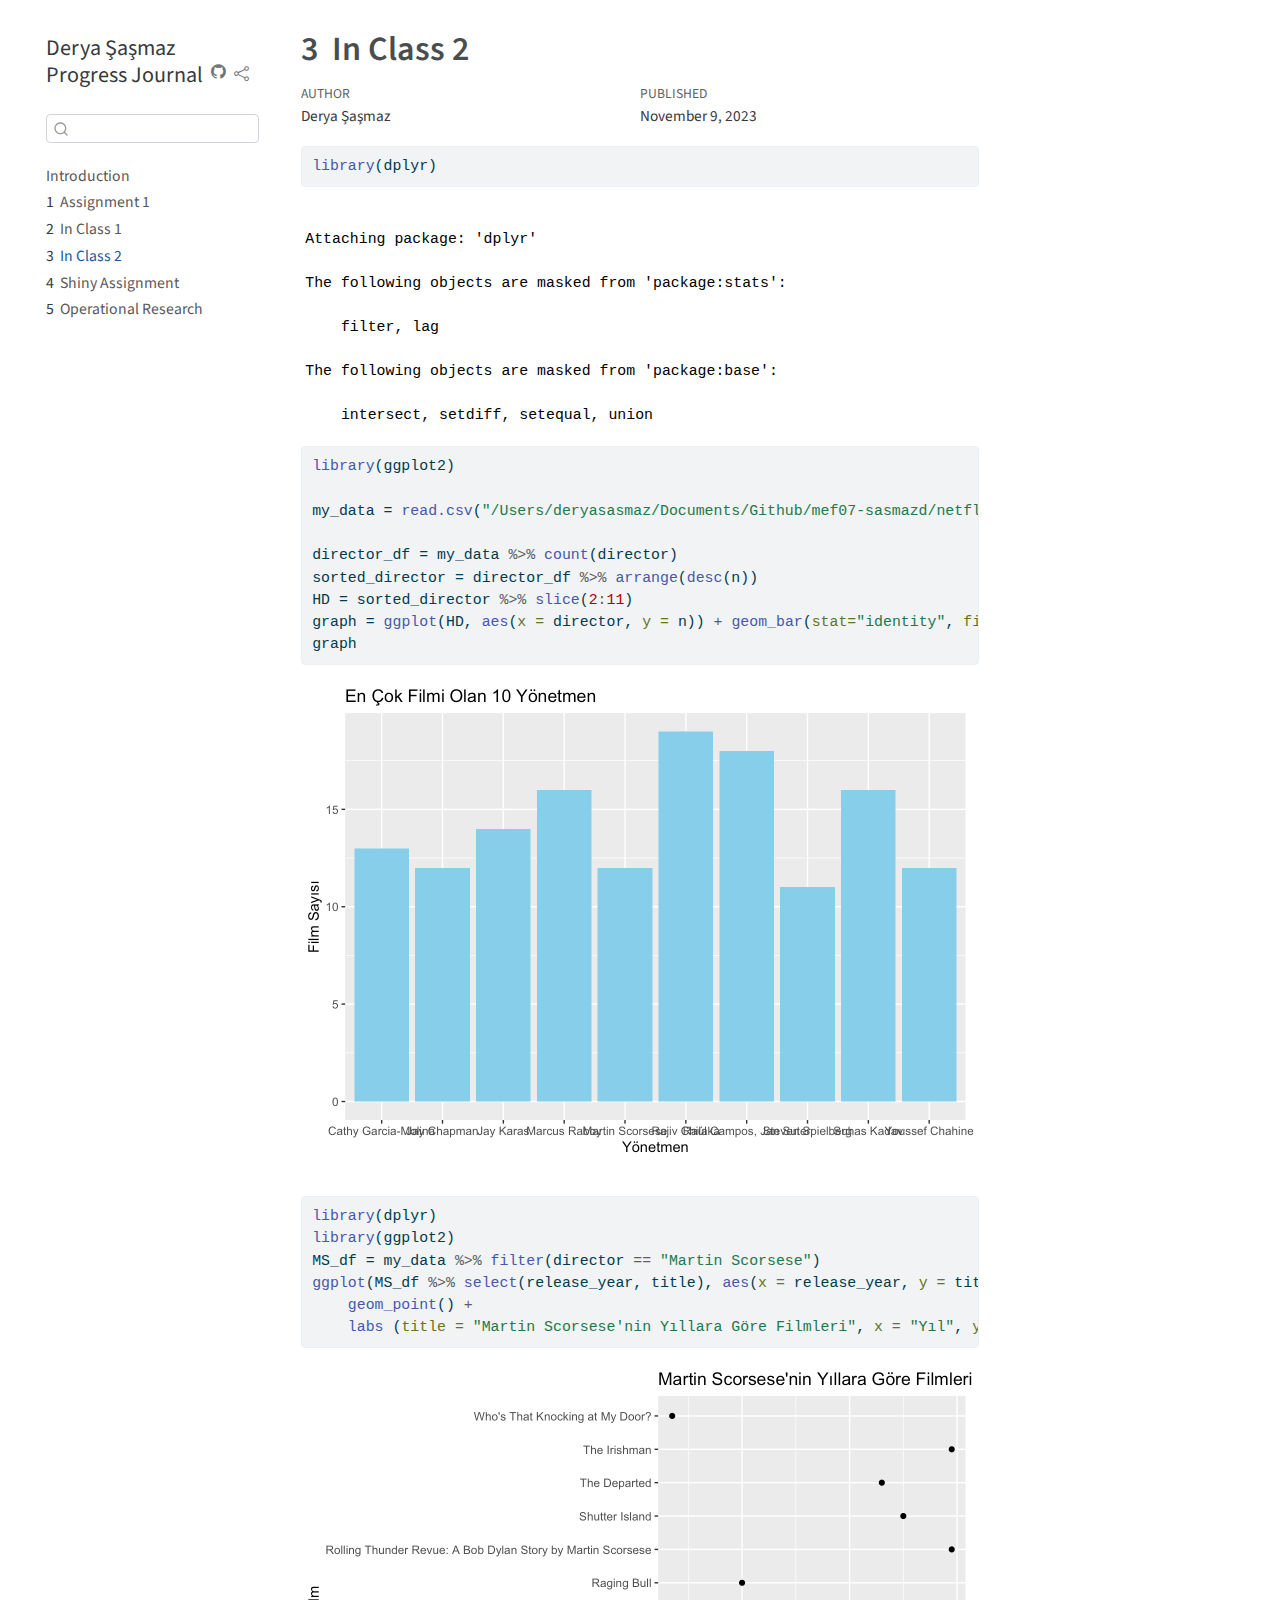
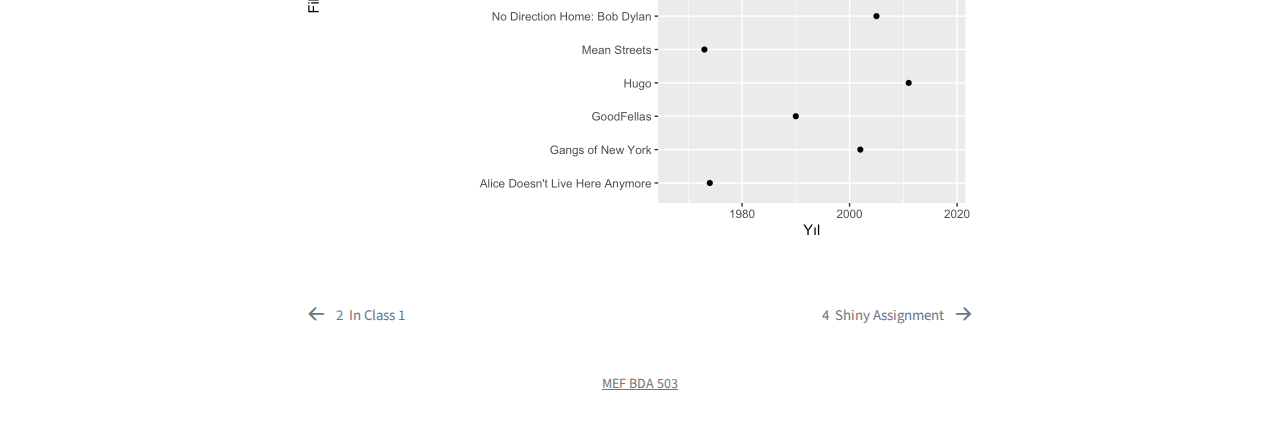
<file: docs/inClass2.html>
<!DOCTYPE html>
<html xmlns="http://www.w3.org/1999/xhtml" lang="en" xml:lang="en"><head>

<meta charset="utf-8">
<meta name="generator" content="quarto-1.3.450">

<meta name="viewport" content="width=device-width, initial-scale=1.0, user-scalable=yes">

<meta name="author" content="Derya Şaşmaz">
<meta name="dcterms.date" content="2023-11-09">

<title>Derya Şaşmaz Progress Journal - 3&nbsp; In Class 2</title>
<style>
code{white-space: pre-wrap;}
span.smallcaps{font-variant: small-caps;}
div.columns{display: flex; gap: min(4vw, 1.5em);}
div.column{flex: auto; overflow-x: auto;}
div.hanging-indent{margin-left: 1.5em; text-indent: -1.5em;}
ul.task-list{list-style: none;}
ul.task-list li input[type="checkbox"] {
  width: 0.8em;
  margin: 0 0.8em 0.2em -1em; /* quarto-specific, see https://github.com/quarto-dev/quarto-cli/issues/4556 */ 
  vertical-align: middle;
}
/* CSS for syntax highlighting */
pre > code.sourceCode { white-space: pre; position: relative; }
pre > code.sourceCode > span { display: inline-block; line-height: 1.25; }
pre > code.sourceCode > span:empty { height: 1.2em; }
.sourceCode { overflow: visible; }
code.sourceCode > span { color: inherit; text-decoration: inherit; }
div.sourceCode { margin: 1em 0; }
pre.sourceCode { margin: 0; }
@media screen {
div.sourceCode { overflow: auto; }
}
@media print {
pre > code.sourceCode { white-space: pre-wrap; }
pre > code.sourceCode > span { text-indent: -5em; padding-left: 5em; }
}
pre.numberSource code
  { counter-reset: source-line 0; }
pre.numberSource code > span
  { position: relative; left: -4em; counter-increment: source-line; }
pre.numberSource code > span > a:first-child::before
  { content: counter(source-line);
    position: relative; left: -1em; text-align: right; vertical-align: baseline;
    border: none; display: inline-block;
    -webkit-touch-callout: none; -webkit-user-select: none;
    -khtml-user-select: none; -moz-user-select: none;
    -ms-user-select: none; user-select: none;
    padding: 0 4px; width: 4em;
  }
pre.numberSource { margin-left: 3em;  padding-left: 4px; }
div.sourceCode
  {   }
@media screen {
pre > code.sourceCode > span > a:first-child::before { text-decoration: underline; }
}
</style>


<script src="site_libs/quarto-nav/quarto-nav.js"></script>
<script src="site_libs/quarto-nav/headroom.min.js"></script>
<script src="site_libs/clipboard/clipboard.min.js"></script>
<script src="site_libs/quarto-search/autocomplete.umd.js"></script>
<script src="site_libs/quarto-search/fuse.min.js"></script>
<script src="site_libs/quarto-search/quarto-search.js"></script>
<meta name="quarto:offset" content="./">
<link href="./assignment_shiny.html" rel="next">
<link href="./inClass.html" rel="prev">
<script src="site_libs/quarto-html/quarto.js"></script>
<script src="site_libs/quarto-html/popper.min.js"></script>
<script src="site_libs/quarto-html/tippy.umd.min.js"></script>
<script src="site_libs/quarto-html/anchor.min.js"></script>
<link href="site_libs/quarto-html/tippy.css" rel="stylesheet">
<link href="site_libs/quarto-html/quarto-syntax-highlighting.css" rel="stylesheet" id="quarto-text-highlighting-styles">
<script src="site_libs/bootstrap/bootstrap.min.js"></script>
<link href="site_libs/bootstrap/bootstrap-icons.css" rel="stylesheet">
<link href="site_libs/bootstrap/bootstrap.min.css" rel="stylesheet" id="quarto-bootstrap" data-mode="light">
<script id="quarto-search-options" type="application/json">{
  "location": "sidebar",
  "copy-button": false,
  "collapse-after": 3,
  "panel-placement": "start",
  "type": "textbox",
  "limit": 20,
  "language": {
    "search-no-results-text": "No results",
    "search-matching-documents-text": "matching documents",
    "search-copy-link-title": "Copy link to search",
    "search-hide-matches-text": "Hide additional matches",
    "search-more-match-text": "more match in this document",
    "search-more-matches-text": "more matches in this document",
    "search-clear-button-title": "Clear",
    "search-detached-cancel-button-title": "Cancel",
    "search-submit-button-title": "Submit",
    "search-label": "Search"
  }
}</script>


</head>

<body class="nav-sidebar floating">

<div id="quarto-search-results"></div>
  <header id="quarto-header" class="headroom fixed-top">
  <nav class="quarto-secondary-nav">
    <div class="container-fluid d-flex">
      <button type="button" class="quarto-btn-toggle btn" data-bs-toggle="collapse" data-bs-target="#quarto-sidebar,#quarto-sidebar-glass" aria-controls="quarto-sidebar" aria-expanded="false" aria-label="Toggle sidebar navigation" onclick="if (window.quartoToggleHeadroom) { window.quartoToggleHeadroom(); }">
        <i class="bi bi-layout-text-sidebar-reverse"></i>
      </button>
      <nav class="quarto-page-breadcrumbs" aria-label="breadcrumb"><ol class="breadcrumb"><li class="breadcrumb-item"><a href="./inClass2.html"><span class="chapter-number">3</span>&nbsp; <span class="chapter-title">In Class 2</span></a></li></ol></nav>
      <a class="flex-grow-1" role="button" data-bs-toggle="collapse" data-bs-target="#quarto-sidebar,#quarto-sidebar-glass" aria-controls="quarto-sidebar" aria-expanded="false" aria-label="Toggle sidebar navigation" onclick="if (window.quartoToggleHeadroom) { window.quartoToggleHeadroom(); }">      
      </a>
      <button type="button" class="btn quarto-search-button" aria-label="" onclick="window.quartoOpenSearch();">
        <i class="bi bi-search"></i>
      </button>
    </div>
  </nav>
</header>
<!-- content -->
<div id="quarto-content" class="quarto-container page-columns page-rows-contents page-layout-article">
<!-- sidebar -->
  <nav id="quarto-sidebar" class="sidebar collapse collapse-horizontal sidebar-navigation floating overflow-auto">
    <div class="pt-lg-2 mt-2 text-left sidebar-header">
    <div class="sidebar-title mb-0 py-0">
      <a href="./">Derya Şaşmaz Progress Journal</a> 
        <div class="sidebar-tools-main">
    <a href="https://github.com/pjournal/mef07-sasmazd" rel="" title="Source Code" class="quarto-navigation-tool px-1" aria-label="Source Code"><i class="bi bi-github"></i></a>
    <div class="dropdown">
      <a href="" title="Share" id="quarto-navigation-tool-dropdown-0" class="quarto-navigation-tool dropdown-toggle px-1" data-bs-toggle="dropdown" aria-expanded="false" aria-label="Share"><i class="bi bi-share"></i></a>
      <ul class="dropdown-menu" aria-labelledby="quarto-navigation-tool-dropdown-0">
          <li>
            <a class="dropdown-item sidebar-tools-main-item" href="https://twitter.com/intent/tweet?url=|url|">
              <i class="bi bi-bi-twitter pe-1"></i>
            Twitter
            </a>
          </li>
          <li>
            <a class="dropdown-item sidebar-tools-main-item" href="https://www.facebook.com/sharer/sharer.php?u=|url|">
              <i class="bi bi-bi-facebook pe-1"></i>
            Facebook
            </a>
          </li>
      </ul>
    </div>
</div>
    </div>
      </div>
        <div class="mt-2 flex-shrink-0 align-items-center">
        <div class="sidebar-search">
        <div id="quarto-search" class="" title="Search"></div>
        </div>
        </div>
    <div class="sidebar-menu-container"> 
    <ul class="list-unstyled mt-1">
        <li class="sidebar-item">
  <div class="sidebar-item-container"> 
  <a href="./index.html" class="sidebar-item-text sidebar-link">
 <span class="menu-text">Introduction</span></a>
  </div>
</li>
        <li class="sidebar-item">
  <div class="sidebar-item-container"> 
  <a href="./assignment1.html" class="sidebar-item-text sidebar-link">
 <span class="menu-text"><span class="chapter-number">1</span>&nbsp; <span class="chapter-title">Assignment 1</span></span></a>
  </div>
</li>
        <li class="sidebar-item">
  <div class="sidebar-item-container"> 
  <a href="./inClass.html" class="sidebar-item-text sidebar-link">
 <span class="menu-text"><span class="chapter-number">2</span>&nbsp; <span class="chapter-title">In Class 1</span></span></a>
  </div>
</li>
        <li class="sidebar-item">
  <div class="sidebar-item-container"> 
  <a href="./inClass2.html" class="sidebar-item-text sidebar-link active">
 <span class="menu-text"><span class="chapter-number">3</span>&nbsp; <span class="chapter-title">In Class 2</span></span></a>
  </div>
</li>
        <li class="sidebar-item">
  <div class="sidebar-item-container"> 
  <a href="./assignment_shiny.html" class="sidebar-item-text sidebar-link">
 <span class="menu-text"><span class="chapter-number">4</span>&nbsp; <span class="chapter-title">Shiny Assignment</span></span></a>
  </div>
</li>
        <li class="sidebar-item">
  <div class="sidebar-item-container"> 
  <a href="./OR.html" class="sidebar-item-text sidebar-link">
 <span class="menu-text"><span class="chapter-number">5</span>&nbsp; <span class="chapter-title">Operational Research</span></span></a>
  </div>
</li>
    </ul>
    </div>
</nav>
<div id="quarto-sidebar-glass" data-bs-toggle="collapse" data-bs-target="#quarto-sidebar,#quarto-sidebar-glass"></div>
<!-- margin-sidebar -->
    <div id="quarto-margin-sidebar" class="sidebar margin-sidebar">
        
    </div>
<!-- main -->
<main class="content" id="quarto-document-content">

<header id="title-block-header" class="quarto-title-block default">
<div class="quarto-title">
<h1 class="title"><span class="chapter-number">3</span>&nbsp; <span class="chapter-title">In Class 2</span></h1>
</div>



<div class="quarto-title-meta">

    <div>
    <div class="quarto-title-meta-heading">Author</div>
    <div class="quarto-title-meta-contents">
             <p>Derya Şaşmaz </p>
          </div>
  </div>
    
    <div>
    <div class="quarto-title-meta-heading">Published</div>
    <div class="quarto-title-meta-contents">
      <p class="date">November 9, 2023</p>
    </div>
  </div>
  
    
  </div>
  

</header>

<div class="cell">
<div class="sourceCode cell-code" id="cb1"><pre class="sourceCode r code-with-copy"><code class="sourceCode r"><span id="cb1-1"><a href="#cb1-1" aria-hidden="true" tabindex="-1"></a><span class="fu">library</span>(dplyr)</span></code><button title="Copy to Clipboard" class="code-copy-button"><i class="bi"></i></button></pre></div>
<div class="cell-output cell-output-stderr">
<pre><code>
Attaching package: 'dplyr'</code></pre>
</div>
<div class="cell-output cell-output-stderr">
<pre><code>The following objects are masked from 'package:stats':

    filter, lag</code></pre>
</div>
<div class="cell-output cell-output-stderr">
<pre><code>The following objects are masked from 'package:base':

    intersect, setdiff, setequal, union</code></pre>
</div>
<div class="sourceCode cell-code" id="cb5"><pre class="sourceCode r code-with-copy"><code class="sourceCode r"><span id="cb5-1"><a href="#cb5-1" aria-hidden="true" tabindex="-1"></a><span class="fu">library</span>(ggplot2)</span>
<span id="cb5-2"><a href="#cb5-2" aria-hidden="true" tabindex="-1"></a></span>
<span id="cb5-3"><a href="#cb5-3" aria-hidden="true" tabindex="-1"></a>my_data <span class="ot">=</span> <span class="fu">read.csv</span>(<span class="st">"/Users/deryasasmaz/Documents/Github/mef07-sasmazd/netflix_titles.csv"</span>)</span>
<span id="cb5-4"><a href="#cb5-4" aria-hidden="true" tabindex="-1"></a></span>
<span id="cb5-5"><a href="#cb5-5" aria-hidden="true" tabindex="-1"></a>director_df <span class="ot">=</span> my_data <span class="sc">%&gt;%</span> <span class="fu">count</span>(director)</span>
<span id="cb5-6"><a href="#cb5-6" aria-hidden="true" tabindex="-1"></a>sorted_director <span class="ot">=</span> director_df <span class="sc">%&gt;%</span> <span class="fu">arrange</span>(<span class="fu">desc</span>(n)) </span>
<span id="cb5-7"><a href="#cb5-7" aria-hidden="true" tabindex="-1"></a>HD <span class="ot">=</span> sorted_director <span class="sc">%&gt;%</span> <span class="fu">slice</span>(<span class="dv">2</span><span class="sc">:</span><span class="dv">11</span>)</span>
<span id="cb5-8"><a href="#cb5-8" aria-hidden="true" tabindex="-1"></a>graph <span class="ot">=</span> <span class="fu">ggplot</span>(HD, <span class="fu">aes</span>(<span class="at">x =</span> director, <span class="at">y =</span> n)) <span class="sc">+</span> <span class="fu">geom_bar</span>(<span class="at">stat=</span><span class="st">"identity"</span>, <span class="at">fill=</span><span class="st">"skyblue"</span>) <span class="sc">+</span> <span class="fu">labs</span>(<span class="at">title =</span> <span class="st">"En Çok Filmi Olan 10 Yönetmen"</span>, <span class="at">x =</span> <span class="st">"Yönetmen"</span>, <span class="at">y =</span> <span class="st">"Film Sayısı"</span>)</span>
<span id="cb5-9"><a href="#cb5-9" aria-hidden="true" tabindex="-1"></a>graph</span></code><button title="Copy to Clipboard" class="code-copy-button"><i class="bi"></i></button></pre></div>
<div class="cell-output-display">
<p><img src="inClass2_files/figure-html/unnamed-chunk-1-1.png" class="img-fluid" width="672"></p>
</div>
</div>
<div class="cell">
<div class="sourceCode cell-code" id="cb6"><pre class="sourceCode r code-with-copy"><code class="sourceCode r"><span id="cb6-1"><a href="#cb6-1" aria-hidden="true" tabindex="-1"></a><span class="fu">library</span>(dplyr)</span>
<span id="cb6-2"><a href="#cb6-2" aria-hidden="true" tabindex="-1"></a><span class="fu">library</span>(ggplot2)</span>
<span id="cb6-3"><a href="#cb6-3" aria-hidden="true" tabindex="-1"></a>MS_df <span class="ot">=</span> my_data <span class="sc">%&gt;%</span> <span class="fu">filter</span>(director <span class="sc">==</span> <span class="st">"Martin Scorsese"</span>)</span>
<span id="cb6-4"><a href="#cb6-4" aria-hidden="true" tabindex="-1"></a><span class="fu">ggplot</span>(MS_df <span class="sc">%&gt;%</span> <span class="fu">select</span>(release_year, title), <span class="fu">aes</span>(<span class="at">x =</span> release_year, <span class="at">y =</span> title)) <span class="sc">+</span></span>
<span id="cb6-5"><a href="#cb6-5" aria-hidden="true" tabindex="-1"></a>    <span class="fu">geom_point</span>() <span class="sc">+</span> </span>
<span id="cb6-6"><a href="#cb6-6" aria-hidden="true" tabindex="-1"></a>    <span class="fu">labs</span> (<span class="at">title =</span> <span class="st">"Martin Scorsese'nin Yıllara Göre Filmleri"</span>, <span class="at">x =</span> <span class="st">"Yıl"</span>, <span class="at">y =</span> <span class="st">"Film"</span>)</span></code><button title="Copy to Clipboard" class="code-copy-button"><i class="bi"></i></button></pre></div>
<div class="cell-output-display">
<p><img src="inClass2_files/figure-html/unnamed-chunk-2-1.png" class="img-fluid" width="672"></p>
</div>
</div>



</main> <!-- /main -->
<script id="quarto-html-after-body" type="application/javascript">
window.document.addEventListener("DOMContentLoaded", function (event) {
  const toggleBodyColorMode = (bsSheetEl) => {
    const mode = bsSheetEl.getAttribute("data-mode");
    const bodyEl = window.document.querySelector("body");
    if (mode === "dark") {
      bodyEl.classList.add("quarto-dark");
      bodyEl.classList.remove("quarto-light");
    } else {
      bodyEl.classList.add("quarto-light");
      bodyEl.classList.remove("quarto-dark");
    }
  }
  const toggleBodyColorPrimary = () => {
    const bsSheetEl = window.document.querySelector("link#quarto-bootstrap");
    if (bsSheetEl) {
      toggleBodyColorMode(bsSheetEl);
    }
  }
  toggleBodyColorPrimary();  
  const icon = "";
  const anchorJS = new window.AnchorJS();
  anchorJS.options = {
    placement: 'right',
    icon: icon
  };
  anchorJS.add('.anchored');
  const isCodeAnnotation = (el) => {
    for (const clz of el.classList) {
      if (clz.startsWith('code-annotation-')) {                     
        return true;
      }
    }
    return false;
  }
  const clipboard = new window.ClipboardJS('.code-copy-button', {
    text: function(trigger) {
      const codeEl = trigger.previousElementSibling.cloneNode(true);
      for (const childEl of codeEl.children) {
        if (isCodeAnnotation(childEl)) {
          childEl.remove();
        }
      }
      return codeEl.innerText;
    }
  });
  clipboard.on('success', function(e) {
    // button target
    const button = e.trigger;
    // don't keep focus
    button.blur();
    // flash "checked"
    button.classList.add('code-copy-button-checked');
    var currentTitle = button.getAttribute("title");
    button.setAttribute("title", "Copied!");
    let tooltip;
    if (window.bootstrap) {
      button.setAttribute("data-bs-toggle", "tooltip");
      button.setAttribute("data-bs-placement", "left");
      button.setAttribute("data-bs-title", "Copied!");
      tooltip = new bootstrap.Tooltip(button, 
        { trigger: "manual", 
          customClass: "code-copy-button-tooltip",
          offset: [0, -8]});
      tooltip.show();    
    }
    setTimeout(function() {
      if (tooltip) {
        tooltip.hide();
        button.removeAttribute("data-bs-title");
        button.removeAttribute("data-bs-toggle");
        button.removeAttribute("data-bs-placement");
      }
      button.setAttribute("title", currentTitle);
      button.classList.remove('code-copy-button-checked');
    }, 1000);
    // clear code selection
    e.clearSelection();
  });
  function tippyHover(el, contentFn) {
    const config = {
      allowHTML: true,
      content: contentFn,
      maxWidth: 500,
      delay: 100,
      arrow: false,
      appendTo: function(el) {
          return el.parentElement;
      },
      interactive: true,
      interactiveBorder: 10,
      theme: 'quarto',
      placement: 'bottom-start'
    };
    window.tippy(el, config); 
  }
  const noterefs = window.document.querySelectorAll('a[role="doc-noteref"]');
  for (var i=0; i<noterefs.length; i++) {
    const ref = noterefs[i];
    tippyHover(ref, function() {
      // use id or data attribute instead here
      let href = ref.getAttribute('data-footnote-href') || ref.getAttribute('href');
      try { href = new URL(href).hash; } catch {}
      const id = href.replace(/^#\/?/, "");
      const note = window.document.getElementById(id);
      return note.innerHTML;
    });
  }
      let selectedAnnoteEl;
      const selectorForAnnotation = ( cell, annotation) => {
        let cellAttr = 'data-code-cell="' + cell + '"';
        let lineAttr = 'data-code-annotation="' +  annotation + '"';
        const selector = 'span[' + cellAttr + '][' + lineAttr + ']';
        return selector;
      }
      const selectCodeLines = (annoteEl) => {
        const doc = window.document;
        const targetCell = annoteEl.getAttribute("data-target-cell");
        const targetAnnotation = annoteEl.getAttribute("data-target-annotation");
        const annoteSpan = window.document.querySelector(selectorForAnnotation(targetCell, targetAnnotation));
        const lines = annoteSpan.getAttribute("data-code-lines").split(",");
        const lineIds = lines.map((line) => {
          return targetCell + "-" + line;
        })
        let top = null;
        let height = null;
        let parent = null;
        if (lineIds.length > 0) {
            //compute the position of the single el (top and bottom and make a div)
            const el = window.document.getElementById(lineIds[0]);
            top = el.offsetTop;
            height = el.offsetHeight;
            parent = el.parentElement.parentElement;
          if (lineIds.length > 1) {
            const lastEl = window.document.getElementById(lineIds[lineIds.length - 1]);
            const bottom = lastEl.offsetTop + lastEl.offsetHeight;
            height = bottom - top;
          }
          if (top !== null && height !== null && parent !== null) {
            // cook up a div (if necessary) and position it 
            let div = window.document.getElementById("code-annotation-line-highlight");
            if (div === null) {
              div = window.document.createElement("div");
              div.setAttribute("id", "code-annotation-line-highlight");
              div.style.position = 'absolute';
              parent.appendChild(div);
            }
            div.style.top = top - 2 + "px";
            div.style.height = height + 4 + "px";
            let gutterDiv = window.document.getElementById("code-annotation-line-highlight-gutter");
            if (gutterDiv === null) {
              gutterDiv = window.document.createElement("div");
              gutterDiv.setAttribute("id", "code-annotation-line-highlight-gutter");
              gutterDiv.style.position = 'absolute';
              const codeCell = window.document.getElementById(targetCell);
              const gutter = codeCell.querySelector('.code-annotation-gutter');
              gutter.appendChild(gutterDiv);
            }
            gutterDiv.style.top = top - 2 + "px";
            gutterDiv.style.height = height + 4 + "px";
          }
          selectedAnnoteEl = annoteEl;
        }
      };
      const unselectCodeLines = () => {
        const elementsIds = ["code-annotation-line-highlight", "code-annotation-line-highlight-gutter"];
        elementsIds.forEach((elId) => {
          const div = window.document.getElementById(elId);
          if (div) {
            div.remove();
          }
        });
        selectedAnnoteEl = undefined;
      };
      // Attach click handler to the DT
      const annoteDls = window.document.querySelectorAll('dt[data-target-cell]');
      for (const annoteDlNode of annoteDls) {
        annoteDlNode.addEventListener('click', (event) => {
          const clickedEl = event.target;
          if (clickedEl !== selectedAnnoteEl) {
            unselectCodeLines();
            const activeEl = window.document.querySelector('dt[data-target-cell].code-annotation-active');
            if (activeEl) {
              activeEl.classList.remove('code-annotation-active');
            }
            selectCodeLines(clickedEl);
            clickedEl.classList.add('code-annotation-active');
          } else {
            // Unselect the line
            unselectCodeLines();
            clickedEl.classList.remove('code-annotation-active');
          }
        });
      }
  const findCites = (el) => {
    const parentEl = el.parentElement;
    if (parentEl) {
      const cites = parentEl.dataset.cites;
      if (cites) {
        return {
          el,
          cites: cites.split(' ')
        };
      } else {
        return findCites(el.parentElement)
      }
    } else {
      return undefined;
    }
  };
  var bibliorefs = window.document.querySelectorAll('a[role="doc-biblioref"]');
  for (var i=0; i<bibliorefs.length; i++) {
    const ref = bibliorefs[i];
    const citeInfo = findCites(ref);
    if (citeInfo) {
      tippyHover(citeInfo.el, function() {
        var popup = window.document.createElement('div');
        citeInfo.cites.forEach(function(cite) {
          var citeDiv = window.document.createElement('div');
          citeDiv.classList.add('hanging-indent');
          citeDiv.classList.add('csl-entry');
          var biblioDiv = window.document.getElementById('ref-' + cite);
          if (biblioDiv) {
            citeDiv.innerHTML = biblioDiv.innerHTML;
          }
          popup.appendChild(citeDiv);
        });
        return popup.innerHTML;
      });
    }
  }
});
</script>
<nav class="page-navigation">
  <div class="nav-page nav-page-previous">
      <a href="./inClass.html" class="pagination-link">
        <i class="bi bi-arrow-left-short"></i> <span class="nav-page-text"><span class="chapter-number">2</span>&nbsp; <span class="chapter-title">In Class 1</span></span>
      </a>          
  </div>
  <div class="nav-page nav-page-next">
      <a href="./assignment_shiny.html" class="pagination-link">
        <span class="nav-page-text"><span class="chapter-number">4</span>&nbsp; <span class="chapter-title">Shiny Assignment</span></span> <i class="bi bi-arrow-right-short"></i>
      </a>
  </div>
</nav>
</div> <!-- /content -->
<footer class="footer">
  <div class="nav-footer">
    <div class="nav-footer-left">
      &nbsp;
    </div>   
    <div class="nav-footer-center"><a href="https://mef-bda503.github.io">MEF BDA 503</a></div>
    <div class="nav-footer-right">
      &nbsp;
    </div>
  </div>
</footer>



</body></html>
</file>
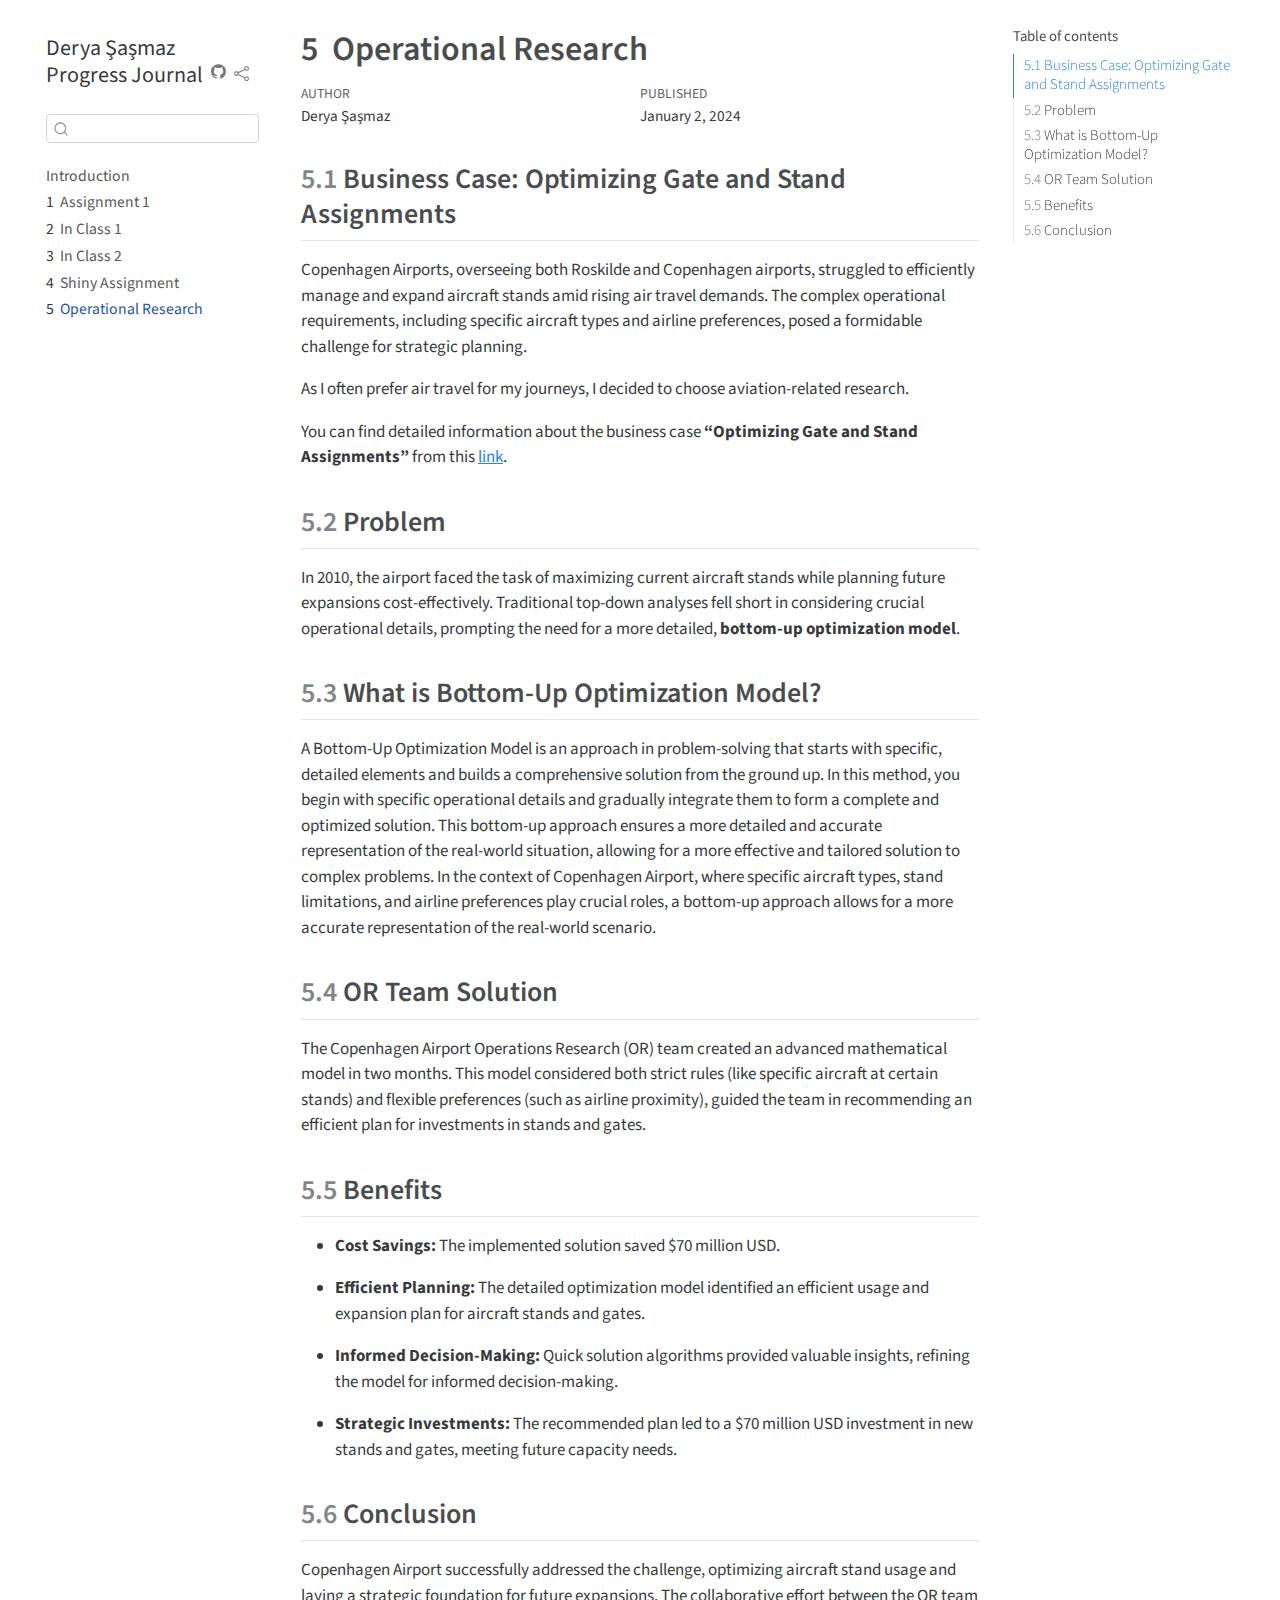
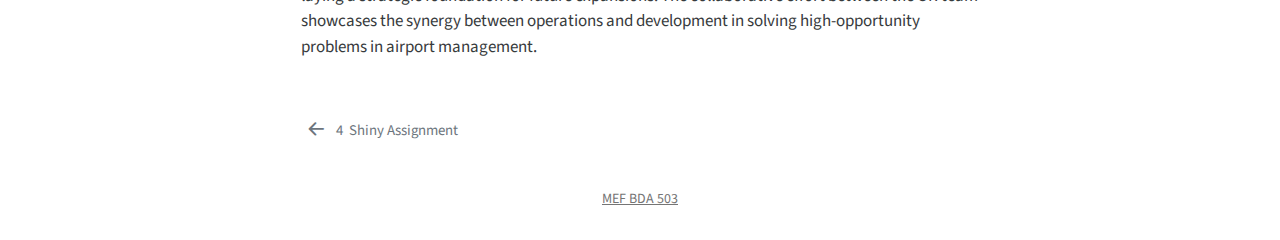
<file: docs/OR.html>
<!DOCTYPE html>
<html xmlns="http://www.w3.org/1999/xhtml" lang="en" xml:lang="en"><head>

<meta charset="utf-8">
<meta name="generator" content="quarto-1.3.450">

<meta name="viewport" content="width=device-width, initial-scale=1.0, user-scalable=yes">

<meta name="author" content="Derya Şaşmaz">
<meta name="dcterms.date" content="2024-01-02">

<title>Derya Şaşmaz Progress Journal - 5&nbsp; Operational Research</title>
<style>
code{white-space: pre-wrap;}
span.smallcaps{font-variant: small-caps;}
div.columns{display: flex; gap: min(4vw, 1.5em);}
div.column{flex: auto; overflow-x: auto;}
div.hanging-indent{margin-left: 1.5em; text-indent: -1.5em;}
ul.task-list{list-style: none;}
ul.task-list li input[type="checkbox"] {
  width: 0.8em;
  margin: 0 0.8em 0.2em -1em; /* quarto-specific, see https://github.com/quarto-dev/quarto-cli/issues/4556 */ 
  vertical-align: middle;
}
</style>


<script src="site_libs/quarto-nav/quarto-nav.js"></script>
<script src="site_libs/quarto-nav/headroom.min.js"></script>
<script src="site_libs/clipboard/clipboard.min.js"></script>
<script src="site_libs/quarto-search/autocomplete.umd.js"></script>
<script src="site_libs/quarto-search/fuse.min.js"></script>
<script src="site_libs/quarto-search/quarto-search.js"></script>
<meta name="quarto:offset" content="./">
<link href="./assignment_shiny.html" rel="prev">
<script src="site_libs/quarto-html/quarto.js"></script>
<script src="site_libs/quarto-html/popper.min.js"></script>
<script src="site_libs/quarto-html/tippy.umd.min.js"></script>
<script src="site_libs/quarto-html/anchor.min.js"></script>
<link href="site_libs/quarto-html/tippy.css" rel="stylesheet">
<link href="site_libs/quarto-html/quarto-syntax-highlighting.css" rel="stylesheet" id="quarto-text-highlighting-styles">
<script src="site_libs/bootstrap/bootstrap.min.js"></script>
<link href="site_libs/bootstrap/bootstrap-icons.css" rel="stylesheet">
<link href="site_libs/bootstrap/bootstrap.min.css" rel="stylesheet" id="quarto-bootstrap" data-mode="light">
<script id="quarto-search-options" type="application/json">{
  "location": "sidebar",
  "copy-button": false,
  "collapse-after": 3,
  "panel-placement": "start",
  "type": "textbox",
  "limit": 20,
  "language": {
    "search-no-results-text": "No results",
    "search-matching-documents-text": "matching documents",
    "search-copy-link-title": "Copy link to search",
    "search-hide-matches-text": "Hide additional matches",
    "search-more-match-text": "more match in this document",
    "search-more-matches-text": "more matches in this document",
    "search-clear-button-title": "Clear",
    "search-detached-cancel-button-title": "Cancel",
    "search-submit-button-title": "Submit",
    "search-label": "Search"
  }
}</script>


</head>

<body class="nav-sidebar floating">

<div id="quarto-search-results"></div>
  <header id="quarto-header" class="headroom fixed-top">
  <nav class="quarto-secondary-nav">
    <div class="container-fluid d-flex">
      <button type="button" class="quarto-btn-toggle btn" data-bs-toggle="collapse" data-bs-target="#quarto-sidebar,#quarto-sidebar-glass" aria-controls="quarto-sidebar" aria-expanded="false" aria-label="Toggle sidebar navigation" onclick="if (window.quartoToggleHeadroom) { window.quartoToggleHeadroom(); }">
        <i class="bi bi-layout-text-sidebar-reverse"></i>
      </button>
      <nav class="quarto-page-breadcrumbs" aria-label="breadcrumb"><ol class="breadcrumb"><li class="breadcrumb-item"><a href="./OR.html"><span class="chapter-number">5</span>&nbsp; <span class="chapter-title">Operational Research</span></a></li></ol></nav>
      <a class="flex-grow-1" role="button" data-bs-toggle="collapse" data-bs-target="#quarto-sidebar,#quarto-sidebar-glass" aria-controls="quarto-sidebar" aria-expanded="false" aria-label="Toggle sidebar navigation" onclick="if (window.quartoToggleHeadroom) { window.quartoToggleHeadroom(); }">      
      </a>
      <button type="button" class="btn quarto-search-button" aria-label="" onclick="window.quartoOpenSearch();">
        <i class="bi bi-search"></i>
      </button>
    </div>
  </nav>
</header>
<!-- content -->
<div id="quarto-content" class="quarto-container page-columns page-rows-contents page-layout-article">
<!-- sidebar -->
  <nav id="quarto-sidebar" class="sidebar collapse collapse-horizontal sidebar-navigation floating overflow-auto">
    <div class="pt-lg-2 mt-2 text-left sidebar-header">
    <div class="sidebar-title mb-0 py-0">
      <a href="./">Derya Şaşmaz Progress Journal</a> 
        <div class="sidebar-tools-main">
    <a href="https://github.com/pjournal/mef07-sasmazd" rel="" title="Source Code" class="quarto-navigation-tool px-1" aria-label="Source Code"><i class="bi bi-github"></i></a>
    <div class="dropdown">
      <a href="" title="Share" id="quarto-navigation-tool-dropdown-0" class="quarto-navigation-tool dropdown-toggle px-1" data-bs-toggle="dropdown" aria-expanded="false" aria-label="Share"><i class="bi bi-share"></i></a>
      <ul class="dropdown-menu" aria-labelledby="quarto-navigation-tool-dropdown-0">
          <li>
            <a class="dropdown-item sidebar-tools-main-item" href="https://twitter.com/intent/tweet?url=|url|">
              <i class="bi bi-bi-twitter pe-1"></i>
            Twitter
            </a>
          </li>
          <li>
            <a class="dropdown-item sidebar-tools-main-item" href="https://www.facebook.com/sharer/sharer.php?u=|url|">
              <i class="bi bi-bi-facebook pe-1"></i>
            Facebook
            </a>
          </li>
      </ul>
    </div>
</div>
    </div>
      </div>
        <div class="mt-2 flex-shrink-0 align-items-center">
        <div class="sidebar-search">
        <div id="quarto-search" class="" title="Search"></div>
        </div>
        </div>
    <div class="sidebar-menu-container"> 
    <ul class="list-unstyled mt-1">
        <li class="sidebar-item">
  <div class="sidebar-item-container"> 
  <a href="./index.html" class="sidebar-item-text sidebar-link">
 <span class="menu-text">Introduction</span></a>
  </div>
</li>
        <li class="sidebar-item">
  <div class="sidebar-item-container"> 
  <a href="./assignment1.html" class="sidebar-item-text sidebar-link">
 <span class="menu-text"><span class="chapter-number">1</span>&nbsp; <span class="chapter-title">Assignment 1</span></span></a>
  </div>
</li>
        <li class="sidebar-item">
  <div class="sidebar-item-container"> 
  <a href="./inClass.html" class="sidebar-item-text sidebar-link">
 <span class="menu-text"><span class="chapter-number">2</span>&nbsp; <span class="chapter-title">In Class 1</span></span></a>
  </div>
</li>
        <li class="sidebar-item">
  <div class="sidebar-item-container"> 
  <a href="./inClass2.html" class="sidebar-item-text sidebar-link">
 <span class="menu-text"><span class="chapter-number">3</span>&nbsp; <span class="chapter-title">In Class 2</span></span></a>
  </div>
</li>
        <li class="sidebar-item">
  <div class="sidebar-item-container"> 
  <a href="./assignment_shiny.html" class="sidebar-item-text sidebar-link">
 <span class="menu-text"><span class="chapter-number">4</span>&nbsp; <span class="chapter-title">Shiny Assignment</span></span></a>
  </div>
</li>
        <li class="sidebar-item">
  <div class="sidebar-item-container"> 
  <a href="./OR.html" class="sidebar-item-text sidebar-link active">
 <span class="menu-text"><span class="chapter-number">5</span>&nbsp; <span class="chapter-title">Operational Research</span></span></a>
  </div>
</li>
    </ul>
    </div>
</nav>
<div id="quarto-sidebar-glass" data-bs-toggle="collapse" data-bs-target="#quarto-sidebar,#quarto-sidebar-glass"></div>
<!-- margin-sidebar -->
    <div id="quarto-margin-sidebar" class="sidebar margin-sidebar">
        <nav id="TOC" role="doc-toc" class="toc-active">
    <h2 id="toc-title">Table of contents</h2>
   
  <ul>
  <li><a href="#business-case-optimizing-gate-and-stand-assignments" id="toc-business-case-optimizing-gate-and-stand-assignments" class="nav-link active" data-scroll-target="#business-case-optimizing-gate-and-stand-assignments"><span class="header-section-number">5.1</span> Business Case: Optimizing Gate and Stand Assignments</a></li>
  <li><a href="#problem" id="toc-problem" class="nav-link" data-scroll-target="#problem"><span class="header-section-number">5.2</span> Problem</a></li>
  <li><a href="#what-is-bottom-up-optimization-model" id="toc-what-is-bottom-up-optimization-model" class="nav-link" data-scroll-target="#what-is-bottom-up-optimization-model"><span class="header-section-number">5.3</span> What is Bottom-Up Optimization Model?</a></li>
  <li><a href="#or-team-solution" id="toc-or-team-solution" class="nav-link" data-scroll-target="#or-team-solution"><span class="header-section-number">5.4</span> OR Team Solution</a></li>
  <li><a href="#benefits" id="toc-benefits" class="nav-link" data-scroll-target="#benefits"><span class="header-section-number">5.5</span> Benefits</a></li>
  <li><a href="#conclusion" id="toc-conclusion" class="nav-link" data-scroll-target="#conclusion"><span class="header-section-number">5.6</span> Conclusion</a></li>
  </ul>
</nav>
    </div>
<!-- main -->
<main class="content" id="quarto-document-content">

<header id="title-block-header" class="quarto-title-block default">
<div class="quarto-title">
<h1 class="title"><span class="chapter-number">5</span>&nbsp; <span class="chapter-title">Operational Research</span></h1>
</div>



<div class="quarto-title-meta">

    <div>
    <div class="quarto-title-meta-heading">Author</div>
    <div class="quarto-title-meta-contents">
             <p>Derya Şaşmaz </p>
          </div>
  </div>
    
    <div>
    <div class="quarto-title-meta-heading">Published</div>
    <div class="quarto-title-meta-contents">
      <p class="date">January 2, 2024</p>
    </div>
  </div>
  
    
  </div>
  

</header>

<section id="business-case-optimizing-gate-and-stand-assignments" class="level2" data-number="5.1">
<h2 data-number="5.1" class="anchored" data-anchor-id="business-case-optimizing-gate-and-stand-assignments"><span class="header-section-number">5.1</span> Business Case: Optimizing Gate and Stand Assignments</h2>
<p>Copenhagen Airports, overseeing both Roskilde and Copenhagen airports, struggled to efficiently manage and expand aircraft stands amid rising air travel demands. The complex operational requirements, including specific aircraft types and airline preferences, posed a formidable challenge for strategic planning.</p>
<p>As I often prefer air travel for my journeys, I decided to choose aviation-related research.</p>
<p>You can find detailed information about the business case <strong>“Optimizing Gate and Stand Assignments”</strong> from this <a href="https://p1.aprimocdn.net/gurobi/ca9b3b9f-81f5-44e4-8ccf-b021013c8a4f/originalfile/Case-Study---Copenhagen-Airport-Gate-and-Stand-Assignment.pdf">link</a>.</p>
</section>
<section id="problem" class="level2" data-number="5.2">
<h2 data-number="5.2" class="anchored" data-anchor-id="problem"><span class="header-section-number">5.2</span> Problem</h2>
<p>In 2010, the airport faced the task of maximizing current aircraft stands while planning future expansions cost-effectively. Traditional top-down analyses fell short in considering crucial operational details, prompting the need for a more detailed, <strong>bottom-up optimization model</strong>.</p>
</section>
<section id="what-is-bottom-up-optimization-model" class="level2" data-number="5.3">
<h2 data-number="5.3" class="anchored" data-anchor-id="what-is-bottom-up-optimization-model"><span class="header-section-number">5.3</span> What is Bottom-Up Optimization Model?</h2>
<p>A Bottom-Up Optimization Model is an approach in problem-solving that starts with specific, detailed elements and builds a comprehensive solution from the ground up. In this method, you begin with specific operational details and gradually integrate them to form a complete and optimized solution. This bottom-up approach ensures a more detailed and accurate representation of the real-world situation, allowing for a more effective and tailored solution to complex problems. In the context of Copenhagen Airport, where specific aircraft types, stand limitations, and airline preferences play crucial roles, a bottom-up approach allows for a more accurate representation of the real-world scenario.</p>
</section>
<section id="or-team-solution" class="level2" data-number="5.4">
<h2 data-number="5.4" class="anchored" data-anchor-id="or-team-solution"><span class="header-section-number">5.4</span> OR Team Solution</h2>
<p>The Copenhagen Airport Operations Research (OR) team created an advanced mathematical model in two months. This model considered both strict rules (like specific aircraft at certain stands) and flexible preferences (such as airline proximity), guided the team in recommending an efficient plan for investments in stands and gates.</p>
</section>
<section id="benefits" class="level2" data-number="5.5">
<h2 data-number="5.5" class="anchored" data-anchor-id="benefits"><span class="header-section-number">5.5</span> Benefits</h2>
<ul>
<li><p><strong>Cost Savings:</strong> The implemented solution saved $70 million USD.</p></li>
<li><p><strong>Efficient Planning:</strong> The detailed optimization model identified an efficient usage and expansion plan for aircraft stands and gates.</p></li>
<li><p><strong>Informed Decision-Making:</strong> Quick solution algorithms provided valuable insights, refining the model for informed decision-making.</p></li>
<li><p><strong>Strategic Investments:</strong> The recommended plan led to a $70 million USD investment in new stands and gates, meeting future capacity needs.</p></li>
</ul>
</section>
<section id="conclusion" class="level2" data-number="5.6">
<h2 data-number="5.6" class="anchored" data-anchor-id="conclusion"><span class="header-section-number">5.6</span> Conclusion</h2>
<p>Copenhagen Airport successfully addressed the challenge, optimizing aircraft stand usage and laying a strategic foundation for future expansions. The collaborative effort between the OR team showcases the synergy between operations and development in solving high-opportunity problems in airport management.</p>


</section>

</main> <!-- /main -->
<script id="quarto-html-after-body" type="application/javascript">
window.document.addEventListener("DOMContentLoaded", function (event) {
  const toggleBodyColorMode = (bsSheetEl) => {
    const mode = bsSheetEl.getAttribute("data-mode");
    const bodyEl = window.document.querySelector("body");
    if (mode === "dark") {
      bodyEl.classList.add("quarto-dark");
      bodyEl.classList.remove("quarto-light");
    } else {
      bodyEl.classList.add("quarto-light");
      bodyEl.classList.remove("quarto-dark");
    }
  }
  const toggleBodyColorPrimary = () => {
    const bsSheetEl = window.document.querySelector("link#quarto-bootstrap");
    if (bsSheetEl) {
      toggleBodyColorMode(bsSheetEl);
    }
  }
  toggleBodyColorPrimary();  
  const icon = "";
  const anchorJS = new window.AnchorJS();
  anchorJS.options = {
    placement: 'right',
    icon: icon
  };
  anchorJS.add('.anchored');
  const isCodeAnnotation = (el) => {
    for (const clz of el.classList) {
      if (clz.startsWith('code-annotation-')) {                     
        return true;
      }
    }
    return false;
  }
  const clipboard = new window.ClipboardJS('.code-copy-button', {
    text: function(trigger) {
      const codeEl = trigger.previousElementSibling.cloneNode(true);
      for (const childEl of codeEl.children) {
        if (isCodeAnnotation(childEl)) {
          childEl.remove();
        }
      }
      return codeEl.innerText;
    }
  });
  clipboard.on('success', function(e) {
    // button target
    const button = e.trigger;
    // don't keep focus
    button.blur();
    // flash "checked"
    button.classList.add('code-copy-button-checked');
    var currentTitle = button.getAttribute("title");
    button.setAttribute("title", "Copied!");
    let tooltip;
    if (window.bootstrap) {
      button.setAttribute("data-bs-toggle", "tooltip");
      button.setAttribute("data-bs-placement", "left");
      button.setAttribute("data-bs-title", "Copied!");
      tooltip = new bootstrap.Tooltip(button, 
        { trigger: "manual", 
          customClass: "code-copy-button-tooltip",
          offset: [0, -8]});
      tooltip.show();    
    }
    setTimeout(function() {
      if (tooltip) {
        tooltip.hide();
        button.removeAttribute("data-bs-title");
        button.removeAttribute("data-bs-toggle");
        button.removeAttribute("data-bs-placement");
      }
      button.setAttribute("title", currentTitle);
      button.classList.remove('code-copy-button-checked');
    }, 1000);
    // clear code selection
    e.clearSelection();
  });
  function tippyHover(el, contentFn) {
    const config = {
      allowHTML: true,
      content: contentFn,
      maxWidth: 500,
      delay: 100,
      arrow: false,
      appendTo: function(el) {
          return el.parentElement;
      },
      interactive: true,
      interactiveBorder: 10,
      theme: 'quarto',
      placement: 'bottom-start'
    };
    window.tippy(el, config); 
  }
  const noterefs = window.document.querySelectorAll('a[role="doc-noteref"]');
  for (var i=0; i<noterefs.length; i++) {
    const ref = noterefs[i];
    tippyHover(ref, function() {
      // use id or data attribute instead here
      let href = ref.getAttribute('data-footnote-href') || ref.getAttribute('href');
      try { href = new URL(href).hash; } catch {}
      const id = href.replace(/^#\/?/, "");
      const note = window.document.getElementById(id);
      return note.innerHTML;
    });
  }
      let selectedAnnoteEl;
      const selectorForAnnotation = ( cell, annotation) => {
        let cellAttr = 'data-code-cell="' + cell + '"';
        let lineAttr = 'data-code-annotation="' +  annotation + '"';
        const selector = 'span[' + cellAttr + '][' + lineAttr + ']';
        return selector;
      }
      const selectCodeLines = (annoteEl) => {
        const doc = window.document;
        const targetCell = annoteEl.getAttribute("data-target-cell");
        const targetAnnotation = annoteEl.getAttribute("data-target-annotation");
        const annoteSpan = window.document.querySelector(selectorForAnnotation(targetCell, targetAnnotation));
        const lines = annoteSpan.getAttribute("data-code-lines").split(",");
        const lineIds = lines.map((line) => {
          return targetCell + "-" + line;
        })
        let top = null;
        let height = null;
        let parent = null;
        if (lineIds.length > 0) {
            //compute the position of the single el (top and bottom and make a div)
            const el = window.document.getElementById(lineIds[0]);
            top = el.offsetTop;
            height = el.offsetHeight;
            parent = el.parentElement.parentElement;
          if (lineIds.length > 1) {
            const lastEl = window.document.getElementById(lineIds[lineIds.length - 1]);
            const bottom = lastEl.offsetTop + lastEl.offsetHeight;
            height = bottom - top;
          }
          if (top !== null && height !== null && parent !== null) {
            // cook up a div (if necessary) and position it 
            let div = window.document.getElementById("code-annotation-line-highlight");
            if (div === null) {
              div = window.document.createElement("div");
              div.setAttribute("id", "code-annotation-line-highlight");
              div.style.position = 'absolute';
              parent.appendChild(div);
            }
            div.style.top = top - 2 + "px";
            div.style.height = height + 4 + "px";
            let gutterDiv = window.document.getElementById("code-annotation-line-highlight-gutter");
            if (gutterDiv === null) {
              gutterDiv = window.document.createElement("div");
              gutterDiv.setAttribute("id", "code-annotation-line-highlight-gutter");
              gutterDiv.style.position = 'absolute';
              const codeCell = window.document.getElementById(targetCell);
              const gutter = codeCell.querySelector('.code-annotation-gutter');
              gutter.appendChild(gutterDiv);
            }
            gutterDiv.style.top = top - 2 + "px";
            gutterDiv.style.height = height + 4 + "px";
          }
          selectedAnnoteEl = annoteEl;
        }
      };
      const unselectCodeLines = () => {
        const elementsIds = ["code-annotation-line-highlight", "code-annotation-line-highlight-gutter"];
        elementsIds.forEach((elId) => {
          const div = window.document.getElementById(elId);
          if (div) {
            div.remove();
          }
        });
        selectedAnnoteEl = undefined;
      };
      // Attach click handler to the DT
      const annoteDls = window.document.querySelectorAll('dt[data-target-cell]');
      for (const annoteDlNode of annoteDls) {
        annoteDlNode.addEventListener('click', (event) => {
          const clickedEl = event.target;
          if (clickedEl !== selectedAnnoteEl) {
            unselectCodeLines();
            const activeEl = window.document.querySelector('dt[data-target-cell].code-annotation-active');
            if (activeEl) {
              activeEl.classList.remove('code-annotation-active');
            }
            selectCodeLines(clickedEl);
            clickedEl.classList.add('code-annotation-active');
          } else {
            // Unselect the line
            unselectCodeLines();
            clickedEl.classList.remove('code-annotation-active');
          }
        });
      }
  const findCites = (el) => {
    const parentEl = el.parentElement;
    if (parentEl) {
      const cites = parentEl.dataset.cites;
      if (cites) {
        return {
          el,
          cites: cites.split(' ')
        };
      } else {
        return findCites(el.parentElement)
      }
    } else {
      return undefined;
    }
  };
  var bibliorefs = window.document.querySelectorAll('a[role="doc-biblioref"]');
  for (var i=0; i<bibliorefs.length; i++) {
    const ref = bibliorefs[i];
    const citeInfo = findCites(ref);
    if (citeInfo) {
      tippyHover(citeInfo.el, function() {
        var popup = window.document.createElement('div');
        citeInfo.cites.forEach(function(cite) {
          var citeDiv = window.document.createElement('div');
          citeDiv.classList.add('hanging-indent');
          citeDiv.classList.add('csl-entry');
          var biblioDiv = window.document.getElementById('ref-' + cite);
          if (biblioDiv) {
            citeDiv.innerHTML = biblioDiv.innerHTML;
          }
          popup.appendChild(citeDiv);
        });
        return popup.innerHTML;
      });
    }
  }
});
</script>
<nav class="page-navigation">
  <div class="nav-page nav-page-previous">
      <a href="./assignment_shiny.html" class="pagination-link">
        <i class="bi bi-arrow-left-short"></i> <span class="nav-page-text"><span class="chapter-number">4</span>&nbsp; <span class="chapter-title">Shiny Assignment</span></span>
      </a>          
  </div>
  <div class="nav-page nav-page-next">
  </div>
</nav>
</div> <!-- /content -->
<footer class="footer">
  <div class="nav-footer">
    <div class="nav-footer-left">
      &nbsp;
    </div>   
    <div class="nav-footer-center"><a href="https://mef-bda503.github.io">MEF BDA 503</a></div>
    <div class="nav-footer-right">
      &nbsp;
    </div>
  </div>
</footer>



</body></html>
</file>
<file: docs/site_libs/quarto-html/tippy.css>
.tippy-box[data-animation=fade][data-state=hidden]{opacity:0}[data-tippy-root]{max-width:calc(100vw - 10px)}.tippy-box{position:relative;background-color:#333;color:#fff;border-radius:4px;font-size:14px;line-height:1.4;white-space:normal;outline:0;transition-property:transform,visibility,opacity}.tippy-box[data-placement^=top]>.tippy-arrow{bottom:0}.tippy-box[data-placement^=top]>.tippy-arrow:before{bottom:-7px;left:0;border-width:8px 8px 0;border-top-color:initial;transform-origin:center top}.tippy-box[data-placement^=bottom]>.tippy-arrow{top:0}.tippy-box[data-placement^=bottom]>.tippy-arrow:before{top:-7px;left:0;border-width:0 8px 8px;border-bottom-color:initial;transform-origin:center bottom}.tippy-box[data-placement^=left]>.tippy-arrow{right:0}.tippy-box[data-placement^=left]>.tippy-arrow:before{border-width:8px 0 8px 8px;border-left-color:initial;right:-7px;transform-origin:center left}.tippy-box[data-placement^=right]>.tippy-arrow{left:0}.tippy-box[data-placement^=right]>.tippy-arrow:before{left:-7px;border-width:8px 8px 8px 0;border-right-color:initial;transform-origin:center right}.tippy-box[data-inertia][data-state=visible]{transition-timing-function:cubic-bezier(.54,1.5,.38,1.11)}.tippy-arrow{width:16px;height:16px;color:#333}.tippy-arrow:before{content:"";position:absolute;border-color:transparent;border-style:solid}.tippy-content{position:relative;padding:5px 9px;z-index:1}
</file>
<file: docs/site_libs/quarto-html/quarto-syntax-highlighting.css>
/* quarto syntax highlight colors */
:root {
  --quarto-hl-ot-color: #003B4F;
  --quarto-hl-at-color: #657422;
  --quarto-hl-ss-color: #20794D;
  --quarto-hl-an-color: #5E5E5E;
  --quarto-hl-fu-color: #4758AB;
  --quarto-hl-st-color: #20794D;
  --quarto-hl-cf-color: #003B4F;
  --quarto-hl-op-color: #5E5E5E;
  --quarto-hl-er-color: #AD0000;
  --quarto-hl-bn-color: #AD0000;
  --quarto-hl-al-color: #AD0000;
  --quarto-hl-va-color: #111111;
  --quarto-hl-bu-color: inherit;
  --quarto-hl-ex-color: inherit;
  --quarto-hl-pp-color: #AD0000;
  --quarto-hl-in-color: #5E5E5E;
  --quarto-hl-vs-color: #20794D;
  --quarto-hl-wa-color: #5E5E5E;
  --quarto-hl-do-color: #5E5E5E;
  --quarto-hl-im-color: #00769E;
  --quarto-hl-ch-color: #20794D;
  --quarto-hl-dt-color: #AD0000;
  --quarto-hl-fl-color: #AD0000;
  --quarto-hl-co-color: #5E5E5E;
  --quarto-hl-cv-color: #5E5E5E;
  --quarto-hl-cn-color: #8f5902;
  --quarto-hl-sc-color: #5E5E5E;
  --quarto-hl-dv-color: #AD0000;
  --quarto-hl-kw-color: #003B4F;
}

/* other quarto variables */
:root {
  --quarto-font-monospace: SFMono-Regular, Menlo, Monaco, Consolas, "Liberation Mono", "Courier New", monospace;
}

pre > code.sourceCode > span {
  color: #003B4F;
}

code span {
  color: #003B4F;
}

code.sourceCode > span {
  color: #003B4F;
}

div.sourceCode,
div.sourceCode pre.sourceCode {
  color: #003B4F;
}

code span.ot {
  color: #003B4F;
  font-style: inherit;
}

code span.at {
  color: #657422;
  font-style: inherit;
}

code span.ss {
  color: #20794D;
  font-style: inherit;
}

code span.an {
  color: #5E5E5E;
  font-style: inherit;
}

code span.fu {
  color: #4758AB;
  font-style: inherit;
}

code span.st {
  color: #20794D;
  font-style: inherit;
}

code span.cf {
  color: #003B4F;
  font-style: inherit;
}

code span.op {
  color: #5E5E5E;
  font-style: inherit;
}

code span.er {
  color: #AD0000;
  font-style: inherit;
}

code span.bn {
  color: #AD0000;
  font-style: inherit;
}

code span.al {
  color: #AD0000;
  font-style: inherit;
}

code span.va {
  color: #111111;
  font-style: inherit;
}

code span.bu {
  font-style: inherit;
}

code span.ex {
  font-style: inherit;
}

code span.pp {
  color: #AD0000;
  font-style: inherit;
}

code span.in {
  color: #5E5E5E;
  font-style: inherit;
}

code span.vs {
  color: #20794D;
  font-style: inherit;
}

code span.wa {
  color: #5E5E5E;
  font-style: italic;
}

code span.do {
  color: #5E5E5E;
  font-style: italic;
}

code span.im {
  color: #00769E;
  font-style: inherit;
}

code span.ch {
  color: #20794D;
  font-style: inherit;
}

code span.dt {
  color: #AD0000;
  font-style: inherit;
}

code span.fl {
  color: #AD0000;
  font-style: inherit;
}

code span.co {
  color: #5E5E5E;
  font-style: inherit;
}

code span.cv {
  color: #5E5E5E;
  font-style: italic;
}

code span.cn {
  color: #8f5902;
  font-style: inherit;
}

code span.sc {
  color: #5E5E5E;
  font-style: inherit;
}

code span.dv {
  color: #AD0000;
  font-style: inherit;
}

code span.kw {
  color: #003B4F;
  font-style: inherit;
}

.prevent-inlining {
  content: "</";
}

/*# sourceMappingURL=debc5d5d77c3f9108843748ff7464032.css.map */
</file>
<file: inClass2_files/libs/quarto-html/tippy.css>
.tippy-box[data-animation=fade][data-state=hidden]{opacity:0}[data-tippy-root]{max-width:calc(100vw - 10px)}.tippy-box{position:relative;background-color:#333;color:#fff;border-radius:4px;font-size:14px;line-height:1.4;white-space:normal;outline:0;transition-property:transform,visibility,opacity}.tippy-box[data-placement^=top]>.tippy-arrow{bottom:0}.tippy-box[data-placement^=top]>.tippy-arrow:before{bottom:-7px;left:0;border-width:8px 8px 0;border-top-color:initial;transform-origin:center top}.tippy-box[data-placement^=bottom]>.tippy-arrow{top:0}.tippy-box[data-placement^=bottom]>.tippy-arrow:before{top:-7px;left:0;border-width:0 8px 8px;border-bottom-color:initial;transform-origin:center bottom}.tippy-box[data-placement^=left]>.tippy-arrow{right:0}.tippy-box[data-placement^=left]>.tippy-arrow:before{border-width:8px 0 8px 8px;border-left-color:initial;right:-7px;transform-origin:center left}.tippy-box[data-placement^=right]>.tippy-arrow{left:0}.tippy-box[data-placement^=right]>.tippy-arrow:before{left:-7px;border-width:8px 8px 8px 0;border-right-color:initial;transform-origin:center right}.tippy-box[data-inertia][data-state=visible]{transition-timing-function:cubic-bezier(.54,1.5,.38,1.11)}.tippy-arrow{width:16px;height:16px;color:#333}.tippy-arrow:before{content:"";position:absolute;border-color:transparent;border-style:solid}.tippy-content{position:relative;padding:5px 9px;z-index:1}
</file>
<file: inClass2_files/libs/quarto-html/quarto-syntax-highlighting.css>
/* quarto syntax highlight colors */
:root {
  --quarto-hl-ot-color: #003B4F;
  --quarto-hl-at-color: #657422;
  --quarto-hl-ss-color: #20794D;
  --quarto-hl-an-color: #5E5E5E;
  --quarto-hl-fu-color: #4758AB;
  --quarto-hl-st-color: #20794D;
  --quarto-hl-cf-color: #003B4F;
  --quarto-hl-op-color: #5E5E5E;
  --quarto-hl-er-color: #AD0000;
  --quarto-hl-bn-color: #AD0000;
  --quarto-hl-al-color: #AD0000;
  --quarto-hl-va-color: #111111;
  --quarto-hl-bu-color: inherit;
  --quarto-hl-ex-color: inherit;
  --quarto-hl-pp-color: #AD0000;
  --quarto-hl-in-color: #5E5E5E;
  --quarto-hl-vs-color: #20794D;
  --quarto-hl-wa-color: #5E5E5E;
  --quarto-hl-do-color: #5E5E5E;
  --quarto-hl-im-color: #00769E;
  --quarto-hl-ch-color: #20794D;
  --quarto-hl-dt-color: #AD0000;
  --quarto-hl-fl-color: #AD0000;
  --quarto-hl-co-color: #5E5E5E;
  --quarto-hl-cv-color: #5E5E5E;
  --quarto-hl-cn-color: #8f5902;
  --quarto-hl-sc-color: #5E5E5E;
  --quarto-hl-dv-color: #AD0000;
  --quarto-hl-kw-color: #003B4F;
}

/* other quarto variables */
:root {
  --quarto-font-monospace: SFMono-Regular, Menlo, Monaco, Consolas, "Liberation Mono", "Courier New", monospace;
}

pre > code.sourceCode > span {
  color: #003B4F;
}

code span {
  color: #003B4F;
}

code.sourceCode > span {
  color: #003B4F;
}

div.sourceCode,
div.sourceCode pre.sourceCode {
  color: #003B4F;
}

code span.ot {
  color: #003B4F;
  font-style: inherit;
}

code span.at {
  color: #657422;
  font-style: inherit;
}

code span.ss {
  color: #20794D;
  font-style: inherit;
}

code span.an {
  color: #5E5E5E;
  font-style: inherit;
}

code span.fu {
  color: #4758AB;
  font-style: inherit;
}

code span.st {
  color: #20794D;
  font-style: inherit;
}

code span.cf {
  color: #003B4F;
  font-style: inherit;
}

code span.op {
  color: #5E5E5E;
  font-style: inherit;
}

code span.er {
  color: #AD0000;
  font-style: inherit;
}

code span.bn {
  color: #AD0000;
  font-style: inherit;
}

code span.al {
  color: #AD0000;
  font-style: inherit;
}

code span.va {
  color: #111111;
  font-style: inherit;
}

code span.bu {
  font-style: inherit;
}

code span.ex {
  font-style: inherit;
}

code span.pp {
  color: #AD0000;
  font-style: inherit;
}

code span.in {
  color: #5E5E5E;
  font-style: inherit;
}

code span.vs {
  color: #20794D;
  font-style: inherit;
}

code span.wa {
  color: #5E5E5E;
  font-style: italic;
}

code span.do {
  color: #5E5E5E;
  font-style: italic;
}

code span.im {
  color: #00769E;
  font-style: inherit;
}

code span.ch {
  color: #20794D;
  font-style: inherit;
}

code span.dt {
  color: #AD0000;
  font-style: inherit;
}

code span.fl {
  color: #AD0000;
  font-style: inherit;
}

code span.co {
  color: #5E5E5E;
  font-style: inherit;
}

code span.cv {
  color: #5E5E5E;
  font-style: italic;
}

code span.cn {
  color: #8f5902;
  font-style: inherit;
}

code span.sc {
  color: #5E5E5E;
  font-style: inherit;
}

code span.dv {
  color: #AD0000;
  font-style: inherit;
}

code span.kw {
  color: #003B4F;
  font-style: inherit;
}

.prevent-inlining {
  content: "</";
}

/*# sourceMappingURL=debc5d5d77c3f9108843748ff7464032.css.map */
</file>
<file: Shiny Assignment_files/libs/quarto-html/tippy.css>
.tippy-box[data-animation=fade][data-state=hidden]{opacity:0}[data-tippy-root]{max-width:calc(100vw - 10px)}.tippy-box{position:relative;background-color:#333;color:#fff;border-radius:4px;font-size:14px;line-height:1.4;white-space:normal;outline:0;transition-property:transform,visibility,opacity}.tippy-box[data-placement^=top]>.tippy-arrow{bottom:0}.tippy-box[data-placement^=top]>.tippy-arrow:before{bottom:-7px;left:0;border-width:8px 8px 0;border-top-color:initial;transform-origin:center top}.tippy-box[data-placement^=bottom]>.tippy-arrow{top:0}.tippy-box[data-placement^=bottom]>.tippy-arrow:before{top:-7px;left:0;border-width:0 8px 8px;border-bottom-color:initial;transform-origin:center bottom}.tippy-box[data-placement^=left]>.tippy-arrow{right:0}.tippy-box[data-placement^=left]>.tippy-arrow:before{border-width:8px 0 8px 8px;border-left-color:initial;right:-7px;transform-origin:center left}.tippy-box[data-placement^=right]>.tippy-arrow{left:0}.tippy-box[data-placement^=right]>.tippy-arrow:before{left:-7px;border-width:8px 8px 8px 0;border-right-color:initial;transform-origin:center right}.tippy-box[data-inertia][data-state=visible]{transition-timing-function:cubic-bezier(.54,1.5,.38,1.11)}.tippy-arrow{width:16px;height:16px;color:#333}.tippy-arrow:before{content:"";position:absolute;border-color:transparent;border-style:solid}.tippy-content{position:relative;padding:5px 9px;z-index:1}
</file>
<file: Shiny Assignment_files/libs/quarto-html/quarto-syntax-highlighting.css>
/* quarto syntax highlight colors */
:root {
  --quarto-hl-ot-color: #003B4F;
  --quarto-hl-at-color: #657422;
  --quarto-hl-ss-color: #20794D;
  --quarto-hl-an-color: #5E5E5E;
  --quarto-hl-fu-color: #4758AB;
  --quarto-hl-st-color: #20794D;
  --quarto-hl-cf-color: #003B4F;
  --quarto-hl-op-color: #5E5E5E;
  --quarto-hl-er-color: #AD0000;
  --quarto-hl-bn-color: #AD0000;
  --quarto-hl-al-color: #AD0000;
  --quarto-hl-va-color: #111111;
  --quarto-hl-bu-color: inherit;
  --quarto-hl-ex-color: inherit;
  --quarto-hl-pp-color: #AD0000;
  --quarto-hl-in-color: #5E5E5E;
  --quarto-hl-vs-color: #20794D;
  --quarto-hl-wa-color: #5E5E5E;
  --quarto-hl-do-color: #5E5E5E;
  --quarto-hl-im-color: #00769E;
  --quarto-hl-ch-color: #20794D;
  --quarto-hl-dt-color: #AD0000;
  --quarto-hl-fl-color: #AD0000;
  --quarto-hl-co-color: #5E5E5E;
  --quarto-hl-cv-color: #5E5E5E;
  --quarto-hl-cn-color: #8f5902;
  --quarto-hl-sc-color: #5E5E5E;
  --quarto-hl-dv-color: #AD0000;
  --quarto-hl-kw-color: #003B4F;
}

/* other quarto variables */
:root {
  --quarto-font-monospace: SFMono-Regular, Menlo, Monaco, Consolas, "Liberation Mono", "Courier New", monospace;
}

pre > code.sourceCode > span {
  color: #003B4F;
}

code span {
  color: #003B4F;
}

code.sourceCode > span {
  color: #003B4F;
}

div.sourceCode,
div.sourceCode pre.sourceCode {
  color: #003B4F;
}

code span.ot {
  color: #003B4F;
  font-style: inherit;
}

code span.at {
  color: #657422;
  font-style: inherit;
}

code span.ss {
  color: #20794D;
  font-style: inherit;
}

code span.an {
  color: #5E5E5E;
  font-style: inherit;
}

code span.fu {
  color: #4758AB;
  font-style: inherit;
}

code span.st {
  color: #20794D;
  font-style: inherit;
}

code span.cf {
  color: #003B4F;
  font-style: inherit;
}

code span.op {
  color: #5E5E5E;
  font-style: inherit;
}

code span.er {
  color: #AD0000;
  font-style: inherit;
}

code span.bn {
  color: #AD0000;
  font-style: inherit;
}

code span.al {
  color: #AD0000;
  font-style: inherit;
}

code span.va {
  color: #111111;
  font-style: inherit;
}

code span.bu {
  font-style: inherit;
}

code span.ex {
  font-style: inherit;
}

code span.pp {
  color: #AD0000;
  font-style: inherit;
}

code span.in {
  color: #5E5E5E;
  font-style: inherit;
}

code span.vs {
  color: #20794D;
  font-style: inherit;
}

code span.wa {
  color: #5E5E5E;
  font-style: italic;
}

code span.do {
  color: #5E5E5E;
  font-style: italic;
}

code span.im {
  color: #00769E;
  font-style: inherit;
}

code span.ch {
  color: #20794D;
  font-style: inherit;
}

code span.dt {
  color: #AD0000;
  font-style: inherit;
}

code span.fl {
  color: #AD0000;
  font-style: inherit;
}

code span.co {
  color: #5E5E5E;
  font-style: inherit;
}

code span.cv {
  color: #5E5E5E;
  font-style: italic;
}

code span.cn {
  color: #8f5902;
  font-style: inherit;
}

code span.sc {
  color: #5E5E5E;
  font-style: inherit;
}

code span.dv {
  color: #AD0000;
  font-style: inherit;
}

code span.kw {
  color: #003B4F;
  font-style: inherit;
}

.prevent-inlining {
  content: "</";
}

/*# sourceMappingURL=debc5d5d77c3f9108843748ff7464032.css.map */
</file>
